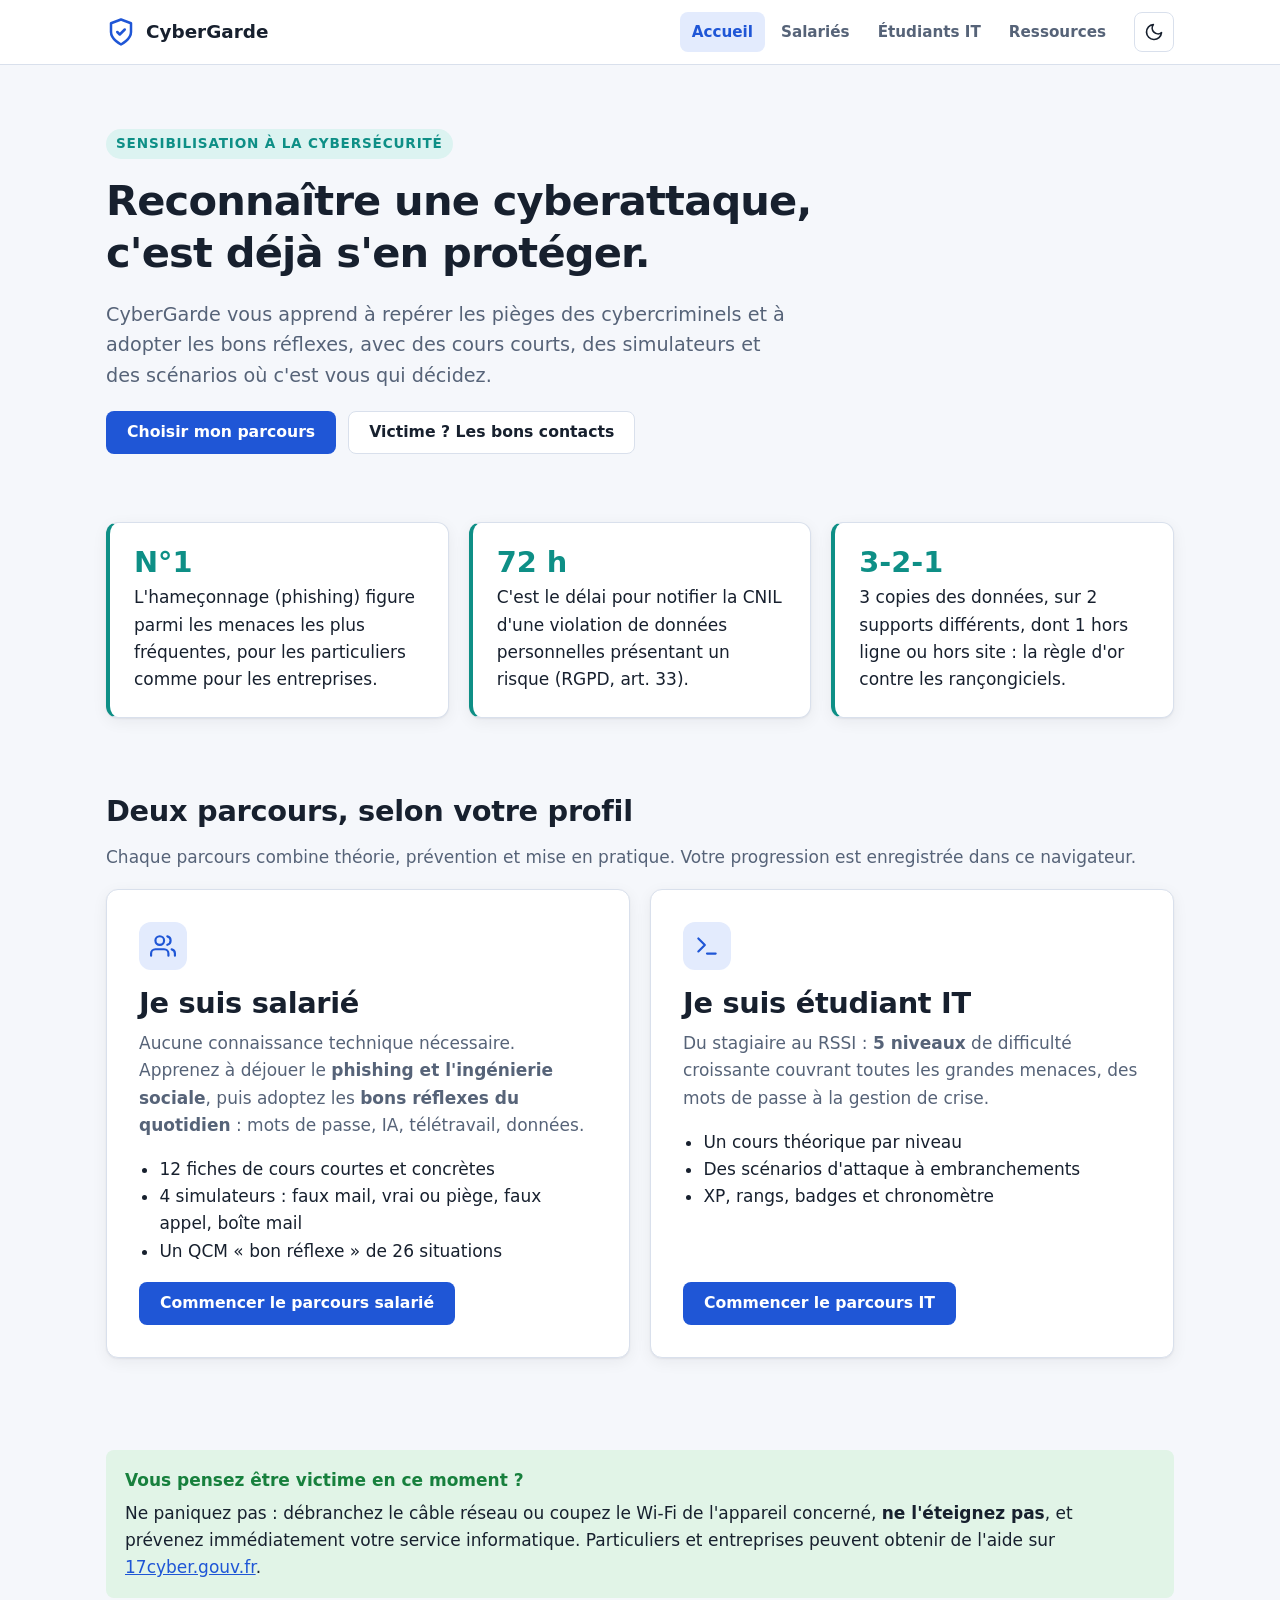
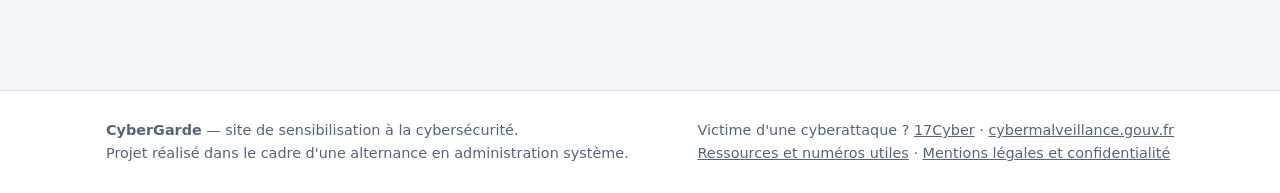
<file: index.html>
<!doctype html>
<html lang="fr">
<head>
  <meta charset="utf-8">
  <meta name="viewport" content="width=device-width, initial-scale=1">
  <title>CyberGarde — Sensibilisation cybersécurité</title>
  <meta name="description" content="Apprendre à reconnaître les cyberattaques et adopter les bons réflexes : cours, simulateurs et jeux interactifs.">
  <link rel="icon" href="data:image/svg+xml,%3Csvg xmlns='http://www.w3.org/2000/svg' viewBox='0 0 24 24' fill='none' stroke='%231f56d6' stroke-width='2'%3E%3Cpath d='M12 22s8-4 8-10V5l-8-3-8 3v7c0 6 8 10 8 10z'/%3E%3C/svg%3E">
  <link rel="stylesheet" href="assets/css/style.css">
  <script src="assets/js/theme.js"></script>
</head>
<body data-root="" data-section="home">
  <header id="site-header"></header>

  <main>
    <section class="hero">
      <div class="container">
        <span class="eyebrow">Sensibilisation à la cybersécurité</span>
        <h1>Reconnaître une cyberattaque,<br>c'est déjà s'en protéger.</h1>
        <p class="lead">CyberGarde vous apprend à repérer les pièges des cybercriminels et à adopter les bons réflexes, avec des cours courts, des simulateurs et des scénarios où c'est vous qui décidez.</p>
        <div class="btn-row">
          <a class="btn btn-primary" href="#parcours">Choisir mon parcours</a>
          <a class="btn btn-secondary" href="ressources.html">Victime ? Les bons contacts</a>
        </div>
      </div>
    </section>

    <section class="section-sm">
      <div class="container">
        <div class="grid grid-3">
          <div class="card fact">
            <strong class="big">N°1</strong>
            L'hameçonnage (phishing) figure parmi les menaces les plus fréquentes, pour les particuliers comme pour les entreprises.
          </div>
          <div class="card fact">
            <strong class="big">72 h</strong>
            C'est le délai pour notifier la CNIL d'une violation de données personnelles présentant un risque (RGPD, art. 33).
          </div>
          <div class="card fact">
            <strong class="big">3-2-1</strong>
            3 copies des données, sur 2 supports différents, dont 1 hors ligne ou hors site : la règle d'or contre les rançongiciels.
          </div>
        </div>
      </div>
    </section>

    <section class="section" id="parcours">
      <div class="container">
        <h2>Deux parcours, selon votre profil</h2>
        <p class="muted">Chaque parcours combine théorie, prévention et mise en pratique. Votre progression est enregistrée dans ce navigateur.</p>
        <div class="grid grid-2">
          <article class="card big path-card">
            <div class="card-icon" data-icon="users"></div>
            <h2>Je suis salarié</h2>
            <p class="muted">Aucune connaissance technique nécessaire. Apprenez à déjouer le <strong>phishing et l'ingénierie sociale</strong>, puis adoptez les <strong>bons réflexes du quotidien</strong> : mots de passe, IA, télétravail, données.</p>
            <ul>
              <li>12 fiches de cours courtes et concrètes</li>
              <li>4 simulateurs : faux mail, vrai ou piège, faux appel, boîte mail</li>
              <li>Un QCM « bon réflexe » de 26 situations</li>
            </ul>
            <a class="btn btn-primary" href="salaries/index.html">Commencer le parcours salarié</a>
          </article>
          <article class="card big path-card">
            <div class="card-icon" data-icon="terminal"></div>
            <h2>Je suis étudiant IT</h2>
            <p class="muted">Du stagiaire au RSSI : <strong>5 niveaux</strong> de difficulté croissante couvrant toutes les grandes menaces, des mots de passe à la gestion de crise.</p>
            <ul>
              <li>Un cours théorique par niveau</li>
              <li>Des scénarios d'attaque à embranchements</li>
              <li>XP, rangs, badges et chronomètre</li>
            </ul>
            <a class="btn btn-primary" href="it/index.html">Commencer le parcours IT</a>
          </article>
        </div>
      </div>
    </section>

    <section class="section-sm">
      <div class="container">
        <div class="card callout faire" style="box-shadow:none">
          <div class="callout-title">Vous pensez être victime en ce moment ?</div>
          <p>Ne paniquez pas : débranchez le câble réseau ou coupez le Wi-Fi de l'appareil concerné, <strong>ne l'éteignez pas</strong>, et prévenez immédiatement votre service informatique. Particuliers et entreprises peuvent obtenir de l'aide sur <a href="https://www.17cyber.gouv.fr" target="_blank" rel="noopener">17cyber.gouv.fr</a>.</p>
        </div>
      </div>
    </section>
  </main>

  <footer id="site-footer"></footer>
  <script src="assets/js/storage.js"></script>
  <script src="assets/js/ui.js"></script>
</body>
</html>
</file>
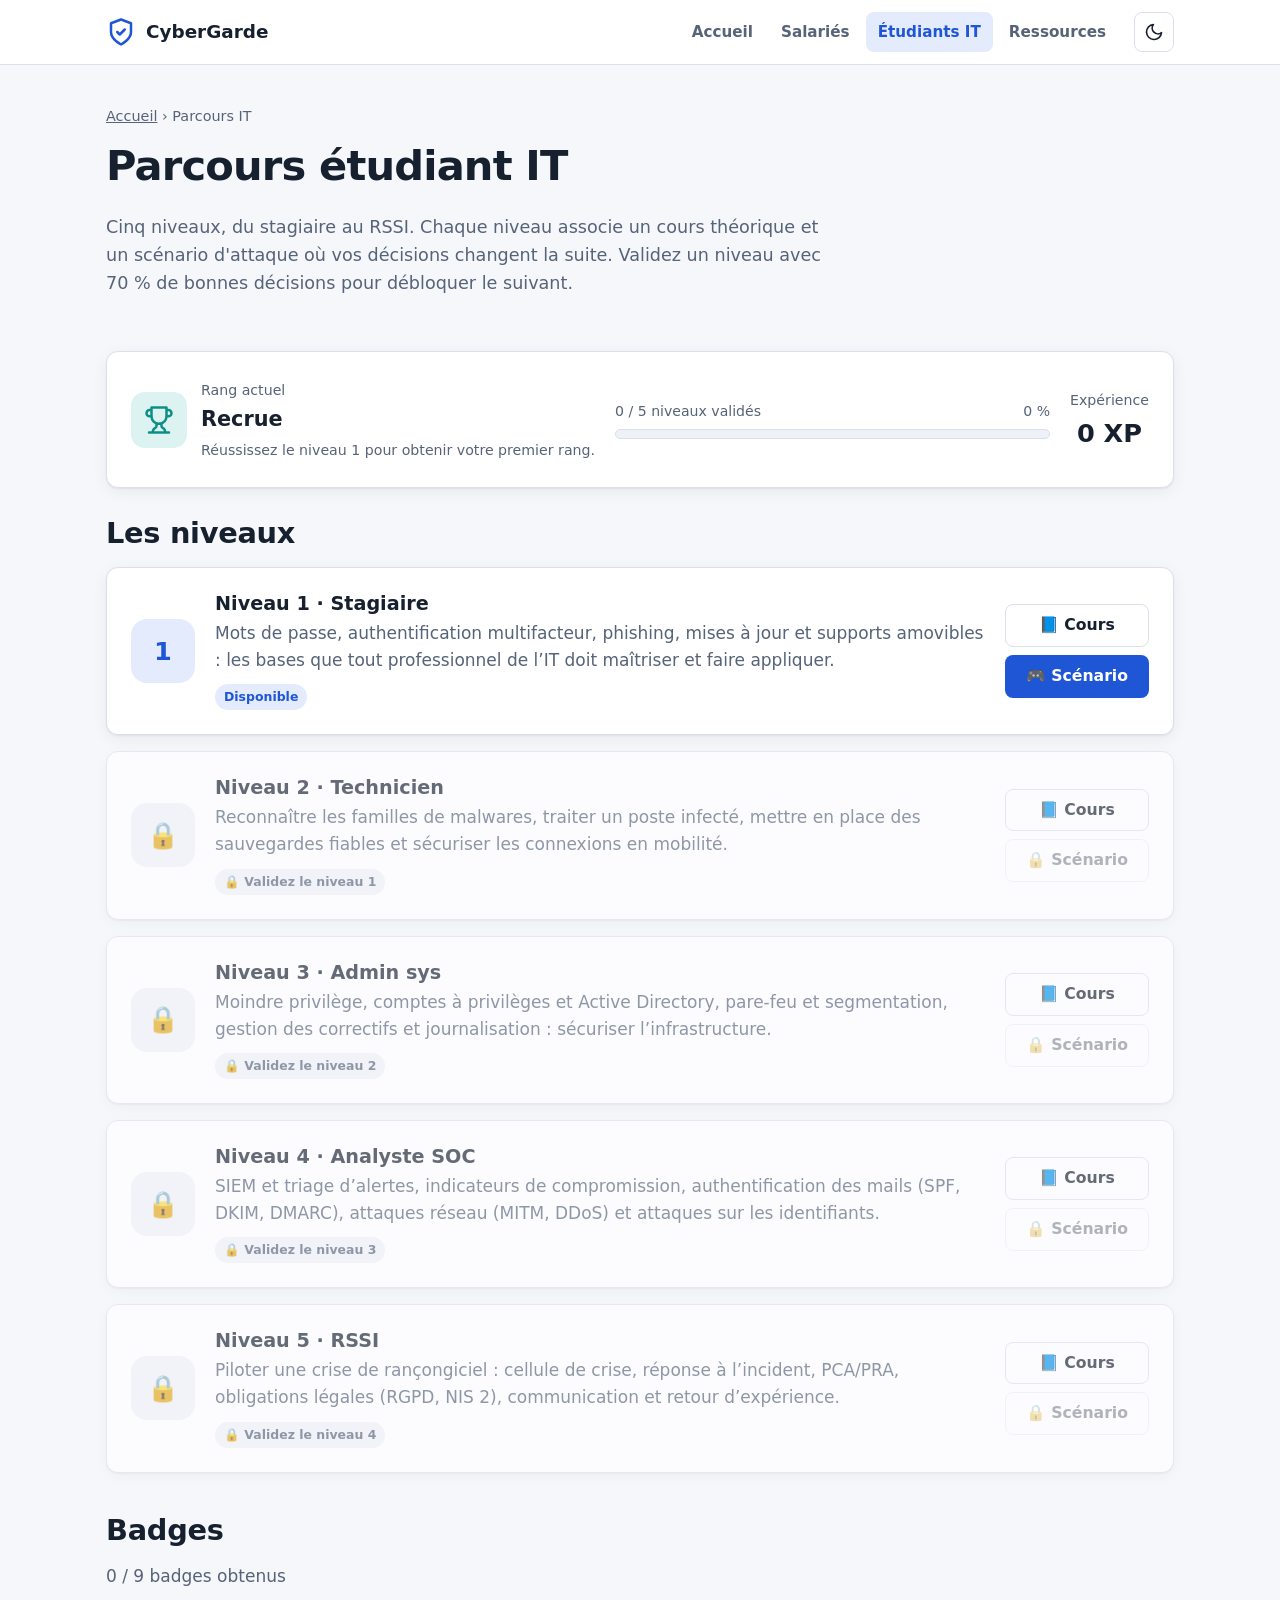
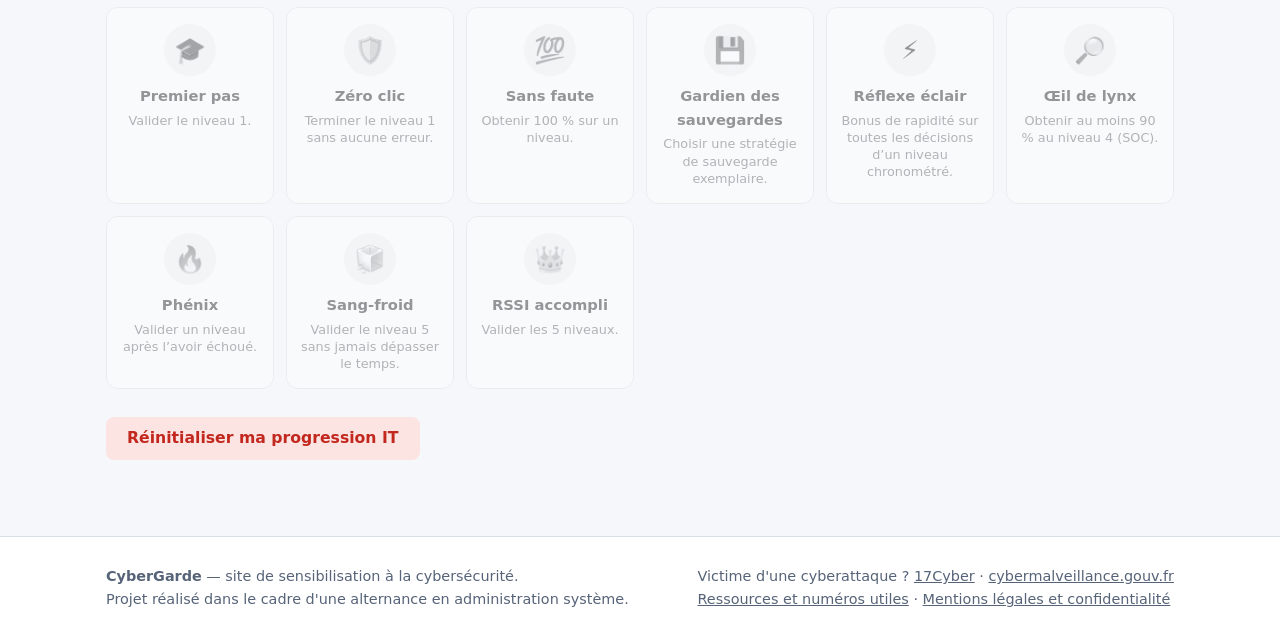
<file: it/index.html>
<!doctype html>
<html lang="fr">
<head>
  <meta charset="utf-8">
  <meta name="viewport" content="width=device-width, initial-scale=1">
  <title>Parcours IT — CyberGarde</title>
  <link rel="icon" href="data:image/svg+xml,%3Csvg xmlns='http://www.w3.org/2000/svg' viewBox='0 0 24 24' fill='none' stroke='%231f56d6' stroke-width='2'%3E%3Cpath d='M12 22s8-4 8-10V5l-8-3-8 3v7c0 6 8 10 8 10z'/%3E%3C/svg%3E">
  <link rel="stylesheet" href="../assets/css/style.css">
  <script src="../assets/js/theme.js"></script>
</head>
<body data-root="../" data-section="it">
  <header id="site-header"></header>

  <main>
    <div class="container page-head">
      <div class="breadcrumb"><a href="../index.html">Accueil</a> › Parcours IT</div>
      <h1>Parcours étudiant IT</h1>
      <p class="lead">Cinq niveaux, du stagiaire au RSSI. Chaque niveau associe un cours théorique et un scénario d'attaque où vos décisions changent la suite. Validez un niveau avec 70 % de bonnes décisions pour débloquer le suivant.</p>
    </div>

    <div class="container section-sm">
      <div class="card player-bar" id="player" style="margin-bottom:28px"></div>
      <h2>Les niveaux</h2>
      <div class="level-map" id="levels"></div>

      <h2 style="margin-top:40px">Badges</h2>
      <p class="muted" id="badge-count"></p>
      <div class="badge-grid" id="badges"></div>

      <div class="btn-row" style="margin-top:28px">
        <button type="button" class="btn btn-danger" id="reset">Réinitialiser ma progression IT</button>
      </div>
    </div>
  </main>

  <footer id="site-footer"></footer>
  <script src="../assets/js/storage.js"></script>
  <script src="../assets/js/ui.js"></script>
  <script src="../data/it-levels.js"></script>
  <script src="../assets/js/scenario-engine.js"></script>
  <script src="../assets/js/pages/it-index.js"></script>
</body>
</html>
</file>
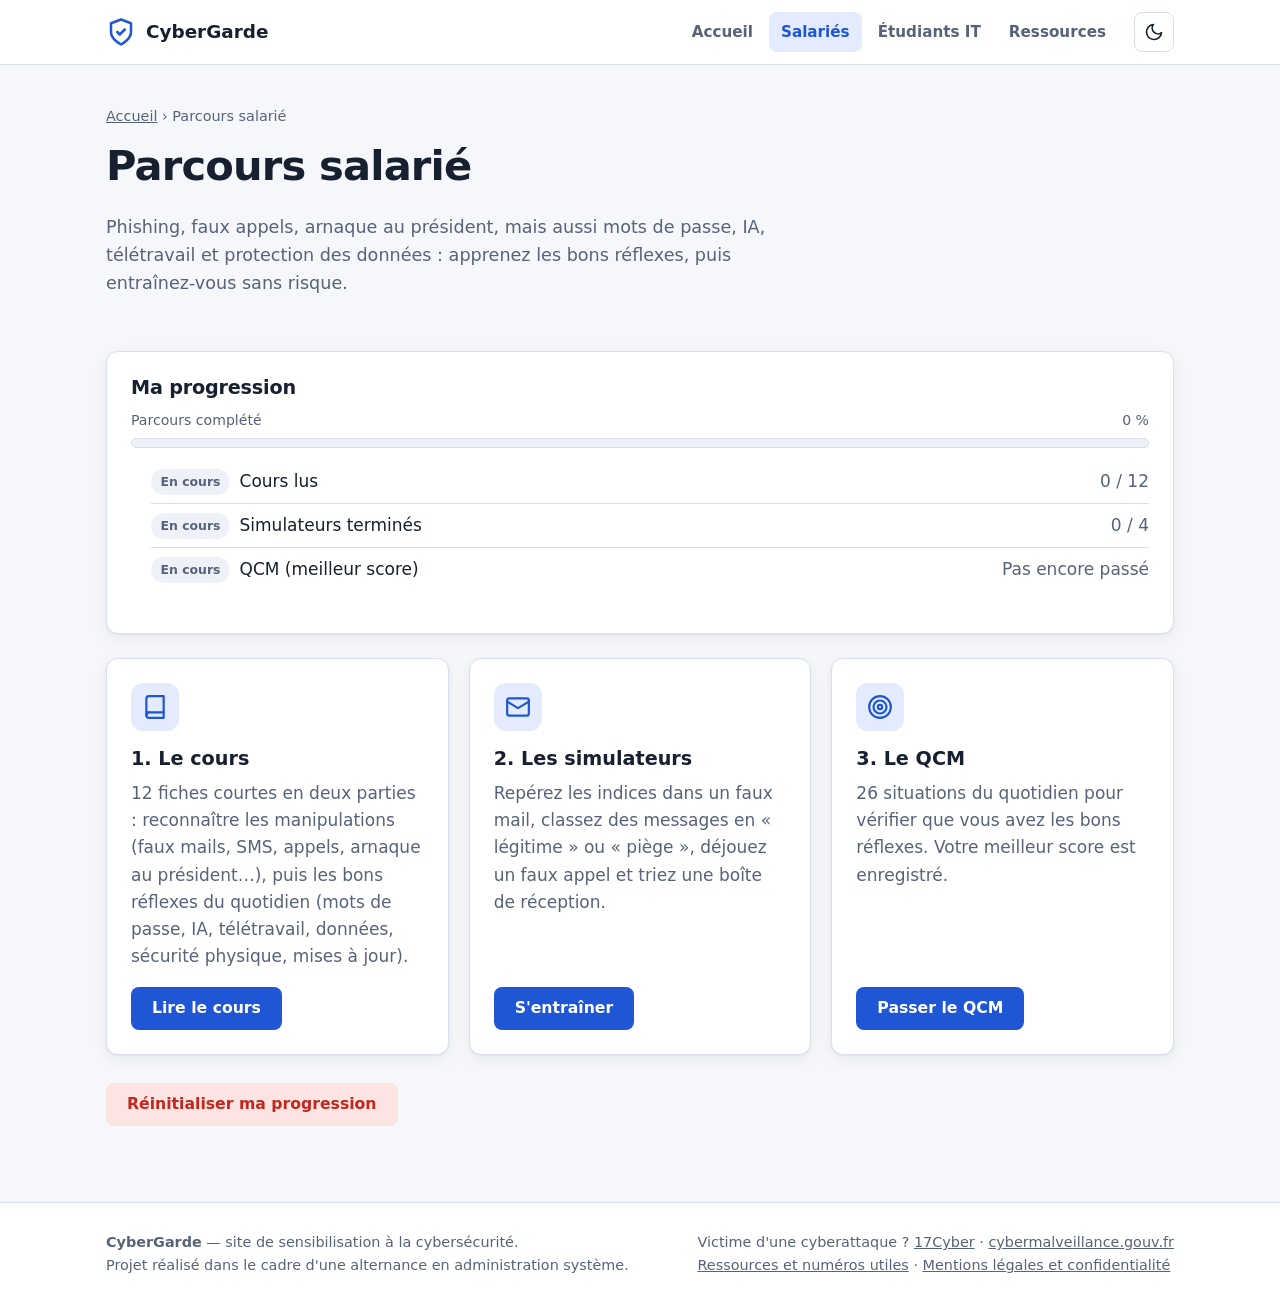
<file: salaries/index.html>
<!doctype html>
<html lang="fr">
<head>
  <meta charset="utf-8">
  <meta name="viewport" content="width=device-width, initial-scale=1">
  <title>Parcours salarié — CyberGarde</title>
  <link rel="icon" href="data:image/svg+xml,%3Csvg xmlns='http://www.w3.org/2000/svg' viewBox='0 0 24 24' fill='none' stroke='%231f56d6' stroke-width='2'%3E%3Cpath d='M12 22s8-4 8-10V5l-8-3-8 3v7c0 6 8 10 8 10z'/%3E%3C/svg%3E">
  <link rel="stylesheet" href="../assets/css/style.css">
  <script src="../assets/js/theme.js"></script>
</head>
<body data-root="../" data-section="salaries">
  <header id="site-header"></header>

  <main>
    <div class="container page-head">
      <div class="breadcrumb"><a href="../index.html">Accueil</a> › Parcours salarié</div>
      <h1>Parcours salarié</h1>
      <p class="lead">Phishing, faux appels, arnaque au président, mais aussi mots de passe, IA, télétravail et protection des données : apprenez les bons réflexes, puis entraînez-vous sans risque.</p>
    </div>

    <div class="container section-sm">
      <div class="card" style="margin-bottom:24px">
        <h2 style="font-size:1.2rem">Ma progression</h2>
        <div id="overall"></div>
        <ul class="checklist" id="checklist" style="margin-top:12px"></ul>
      </div>

      <div class="grid grid-3">
        <a class="card card-link path-card" href="cours.html">
          <div class="card-icon" data-icon="book"></div>
          <h3>1. Le cours</h3>
          <p class="muted">12 fiches courtes en deux parties : reconnaître les manipulations (faux mails, SMS, appels, arnaque au président…), puis les bons réflexes du quotidien (mots de passe, IA, télétravail, données, sécurité physique, mises à jour).</p>
          <span class="btn btn-primary">Lire le cours</span>
        </a>
        <a class="card card-link path-card" href="simulateurs.html">
          <div class="card-icon" data-icon="mail"></div>
          <h3>2. Les simulateurs</h3>
          <p class="muted">Repérez les indices dans un faux mail, classez des messages en « légitime » ou « piège », déjouez un faux appel et triez une boîte de réception.</p>
          <span class="btn btn-primary">S'entraîner</span>
        </a>
        <a class="card card-link path-card" href="quiz.html">
          <div class="card-icon" data-icon="target"></div>
          <h3>3. Le QCM</h3>
          <p class="muted">26 situations du quotidien pour vérifier que vous avez les bons réflexes. Votre meilleur score est enregistré.</p>
          <span class="btn btn-primary">Passer le QCM</span>
        </a>
      </div>

      <div class="btn-row" style="margin-top:28px">
        <button type="button" class="btn btn-danger" id="reset">Réinitialiser ma progression</button>
      </div>
    </div>
  </main>

  <footer id="site-footer"></footer>
  <script src="../assets/js/storage.js"></script>
  <script src="../assets/js/ui.js"></script>
  <script src="../data/salaries-sims.js"></script>
  <script src="../assets/js/pages/salaries-index.js"></script>
</body>
</html>
</file>
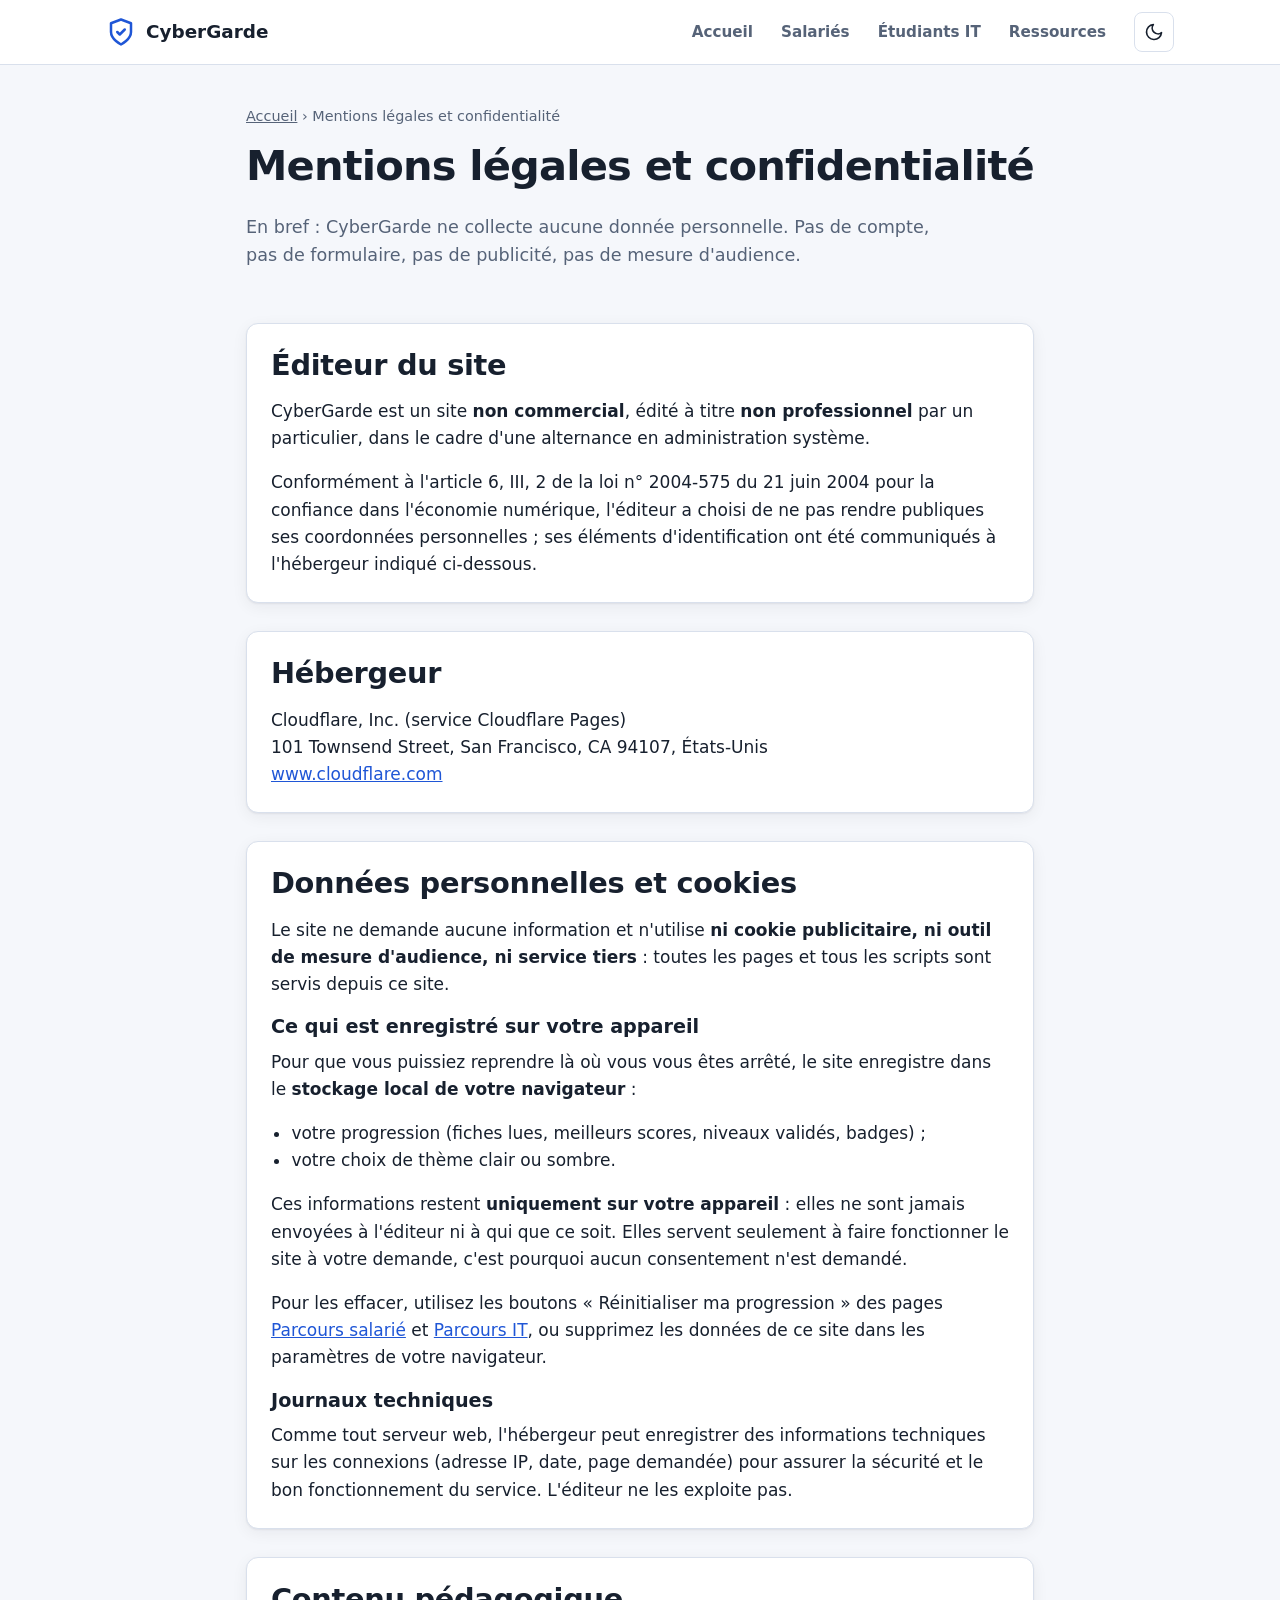
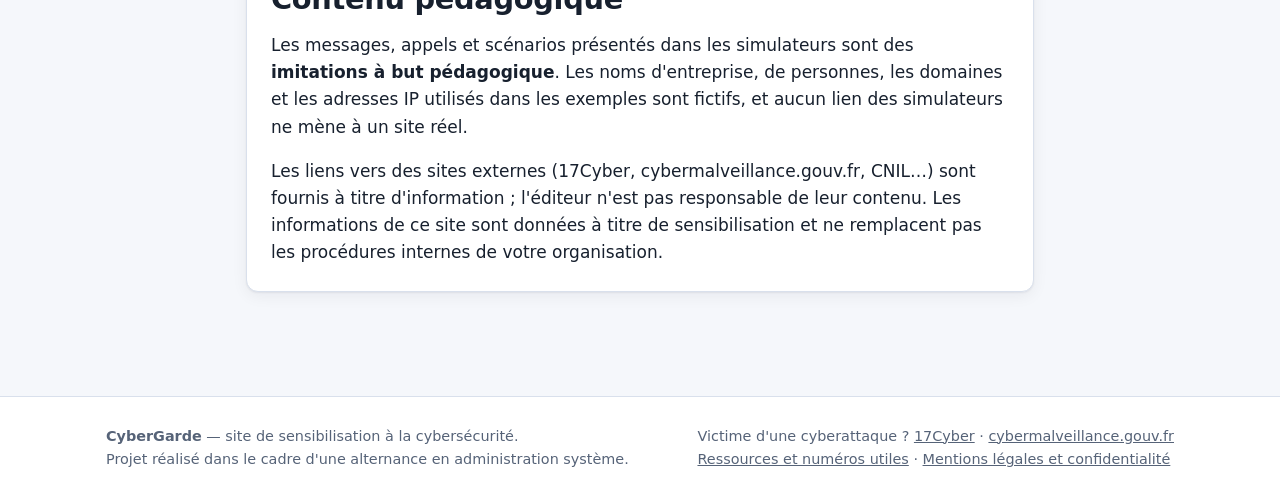
<file: mentions-legales.html>
<!doctype html>
<html lang="fr">
<head>
  <meta charset="utf-8">
  <meta name="viewport" content="width=device-width, initial-scale=1">
  <title>Mentions légales et confidentialité — CyberGarde</title>
  <link rel="icon" href="data:image/svg+xml,%3Csvg xmlns='http://www.w3.org/2000/svg' viewBox='0 0 24 24' fill='none' stroke='%231f56d6' stroke-width='2'%3E%3Cpath d='M12 22s8-4 8-10V5l-8-3-8 3v7c0 6 8 10 8 10z'/%3E%3C/svg%3E">
  <link rel="stylesheet" href="assets/css/style.css">
  <script src="assets/js/theme.js"></script>
</head>
<body data-root="" data-section="">
  <header id="site-header"></header>

  <main>
    <div class="container narrow page-head">
      <div class="breadcrumb"><a href="index.html">Accueil</a> › Mentions légales et confidentialité</div>
      <h1>Mentions légales et confidentialité</h1>
      <p class="lead">En bref : CyberGarde ne collecte aucune donnée personnelle. Pas de compte, pas de formulaire, pas de publicité, pas de mesure d'audience.</p>
    </div>

    <div class="container narrow section-sm">
      <article class="card lesson">
        <h2>Éditeur du site</h2>
        <p>CyberGarde est un site <strong>non commercial</strong>, édité à titre <strong>non professionnel</strong> par un particulier, dans le cadre d'une alternance en administration système.</p>
        <p class="mb-0">Conformément à l'article 6, III, 2 de la loi n° 2004-575 du 21 juin 2004 pour la confiance dans l'économie numérique, l'éditeur a choisi de ne pas rendre publiques ses coordonnées personnelles ; ses éléments d'identification ont été communiqués à l'hébergeur indiqué ci-dessous.</p>
      </article>

      <article class="card lesson">
        <h2>Hébergeur</h2>
        <p class="mb-0">Cloudflare, Inc. (service Cloudflare Pages)<br>
        101 Townsend Street, San Francisco, CA 94107, États-Unis<br>
        <a href="https://www.cloudflare.com" target="_blank" rel="noopener">www.cloudflare.com</a></p>
      </article>

      <article class="card lesson">
        <h2>Données personnelles et cookies</h2>
        <p>Le site ne demande aucune information et n'utilise <strong>ni cookie publicitaire, ni outil de mesure d'audience, ni service tiers</strong> : toutes les pages et tous les scripts sont servis depuis ce site.</p>
        <h3>Ce qui est enregistré sur votre appareil</h3>
        <p>Pour que vous puissiez reprendre là où vous vous êtes arrêté, le site enregistre dans le <strong>stockage local de votre navigateur</strong> :</p>
        <ul>
          <li>votre progression (fiches lues, meilleurs scores, niveaux validés, badges) ;</li>
          <li>votre choix de thème clair ou sombre.</li>
        </ul>
        <p>Ces informations restent <strong>uniquement sur votre appareil</strong> : elles ne sont jamais envoyées à l'éditeur ni à qui que ce soit. Elles servent seulement à faire fonctionner le site à votre demande, c'est pourquoi aucun consentement n'est demandé.</p>
        <p>Pour les effacer, utilisez les boutons « Réinitialiser ma progression » des pages <a href="salaries/index.html">Parcours salarié</a> et <a href="it/index.html">Parcours IT</a>, ou supprimez les données de ce site dans les paramètres de votre navigateur.</p>
        <h3>Journaux techniques</h3>
        <p class="mb-0">Comme tout serveur web, l'hébergeur peut enregistrer des informations techniques sur les connexions (adresse IP, date, page demandée) pour assurer la sécurité et le bon fonctionnement du service. L'éditeur ne les exploite pas.</p>
      </article>

      <article class="card lesson">
        <h2>Contenu pédagogique</h2>
        <p>Les messages, appels et scénarios présentés dans les simulateurs sont des <strong>imitations à but pédagogique</strong>. Les noms d'entreprise, de personnes, les domaines et les adresses IP utilisés dans les exemples sont fictifs, et aucun lien des simulateurs ne mène à un site réel.</p>
        <p class="mb-0">Les liens vers des sites externes (17Cyber, cybermalveillance.gouv.fr, CNIL…) sont fournis à titre d'information ; l'éditeur n'est pas responsable de leur contenu. Les informations de ce site sont données à titre de sensibilisation et ne remplacent pas les procédures internes de votre organisation.</p>
      </article>
    </div>
  </main>

  <footer id="site-footer"></footer>
  <script src="assets/js/storage.js"></script>
  <script src="assets/js/ui.js"></script>
</body>
</html>
</file>
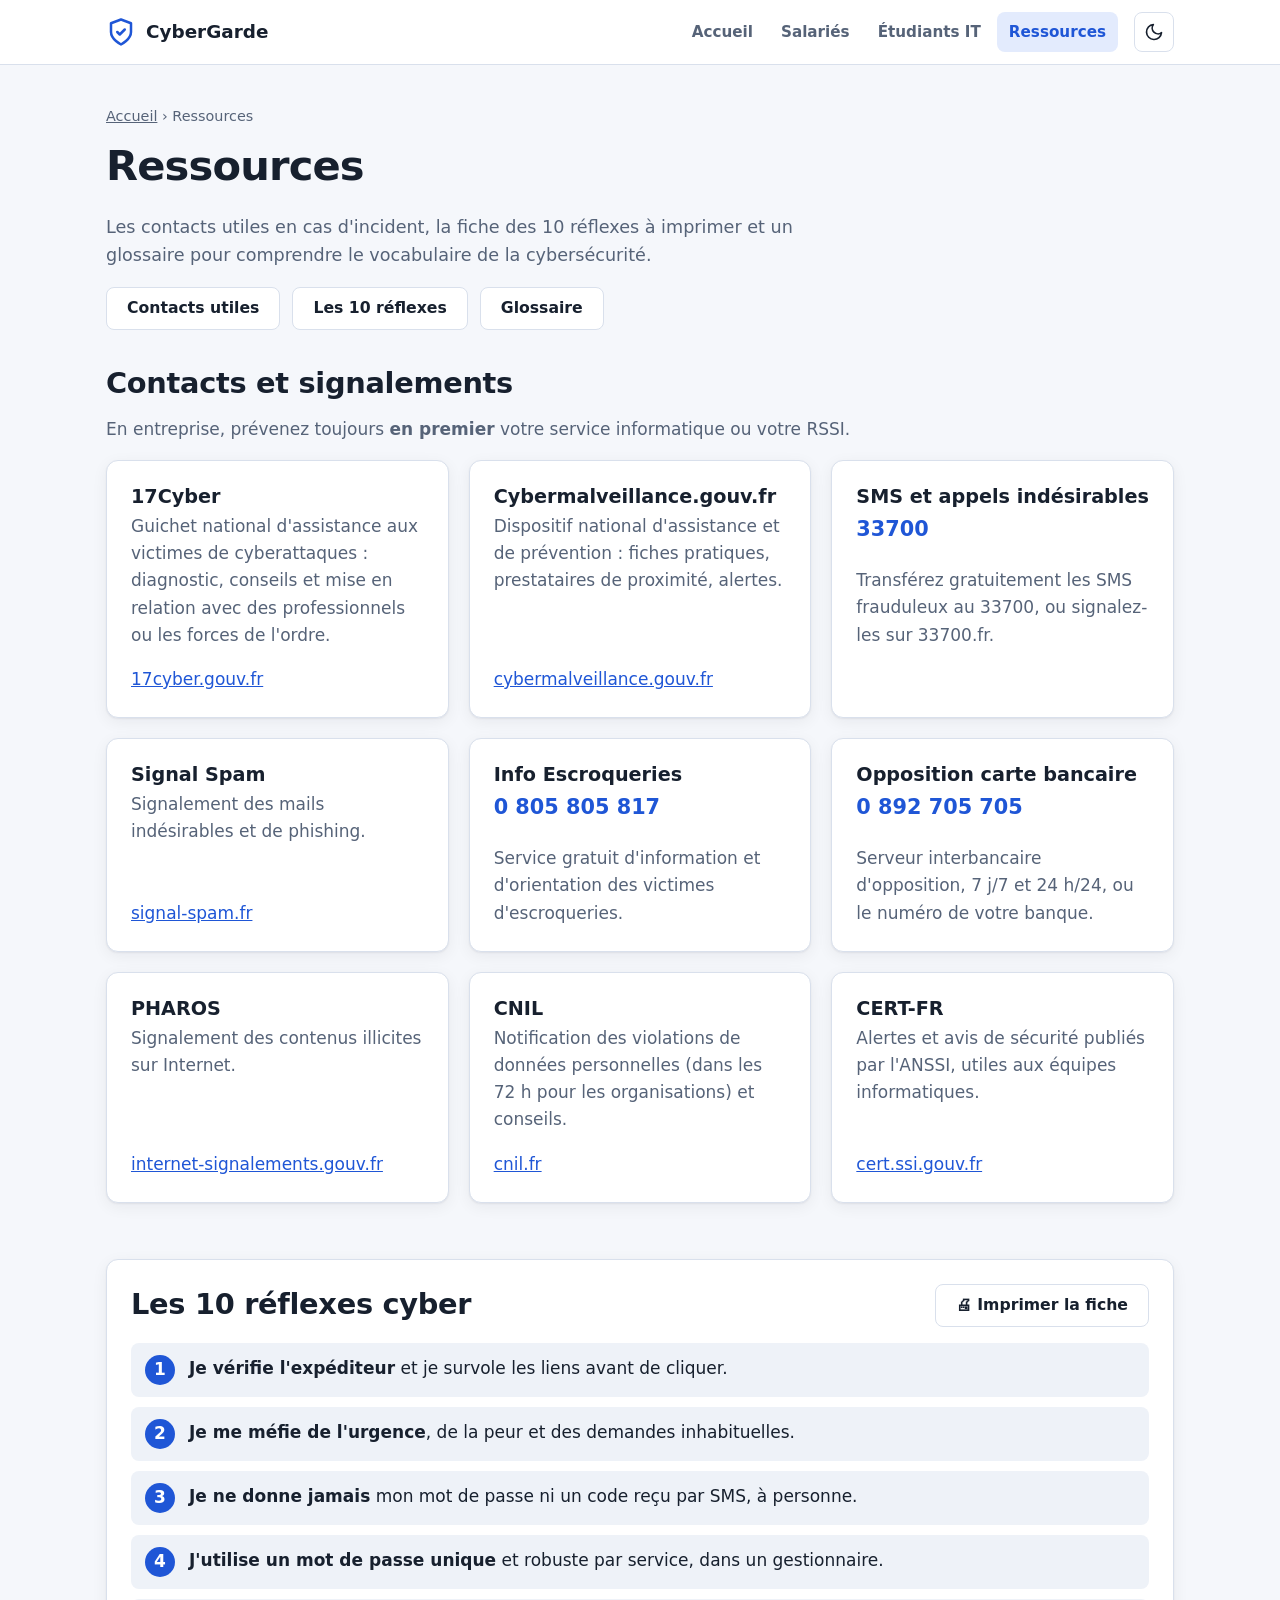
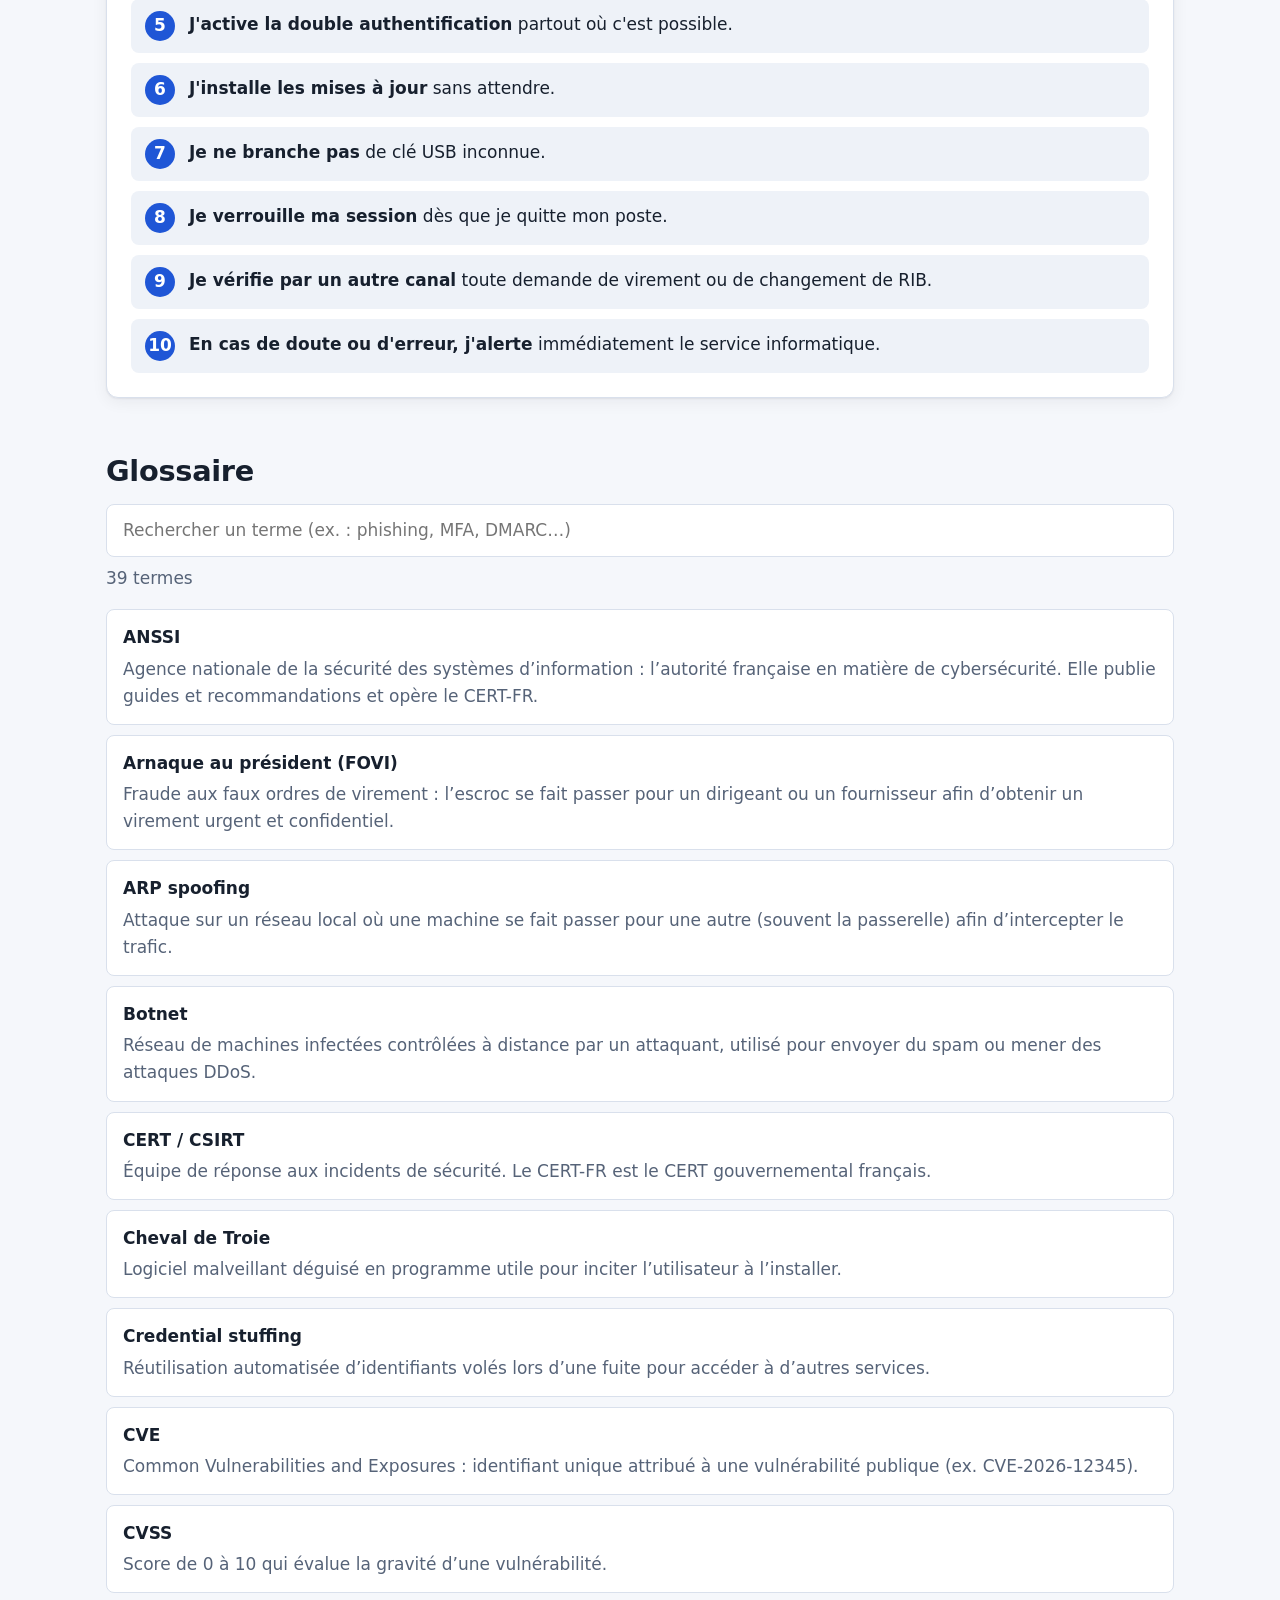
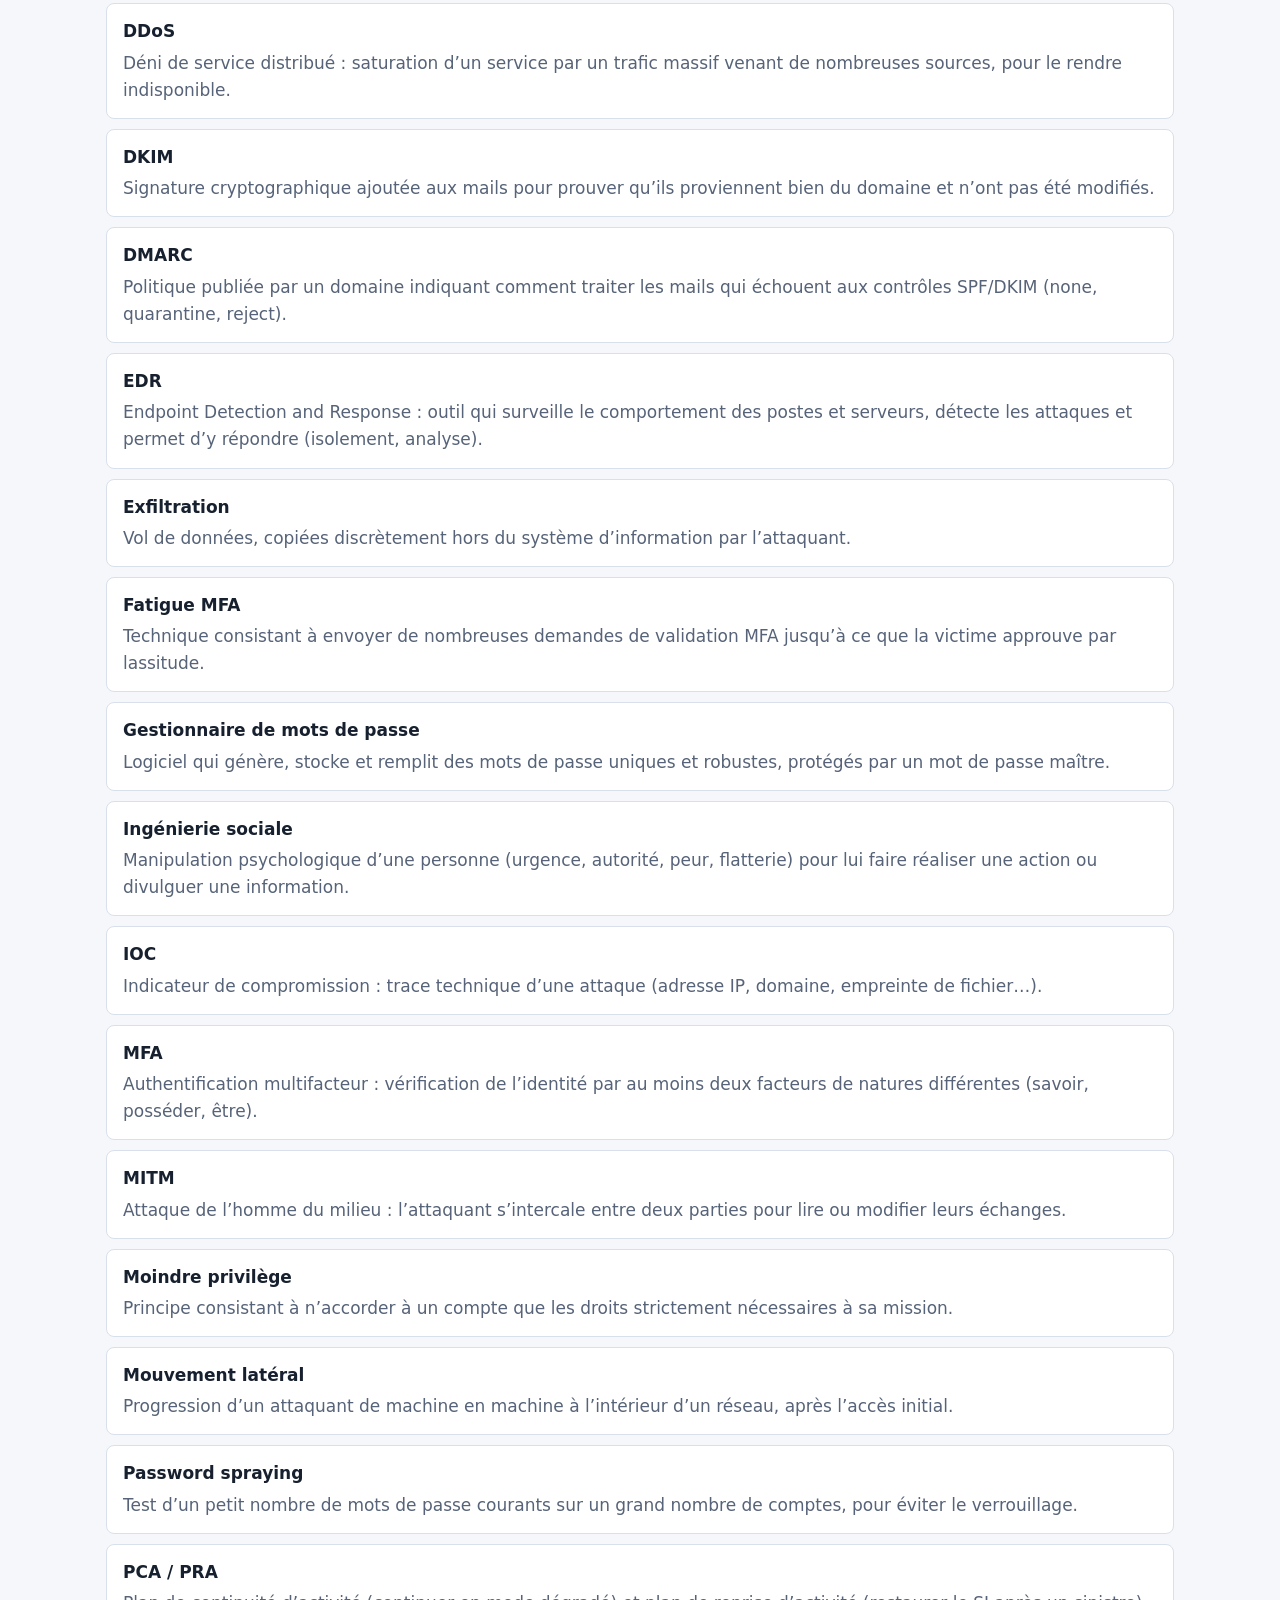
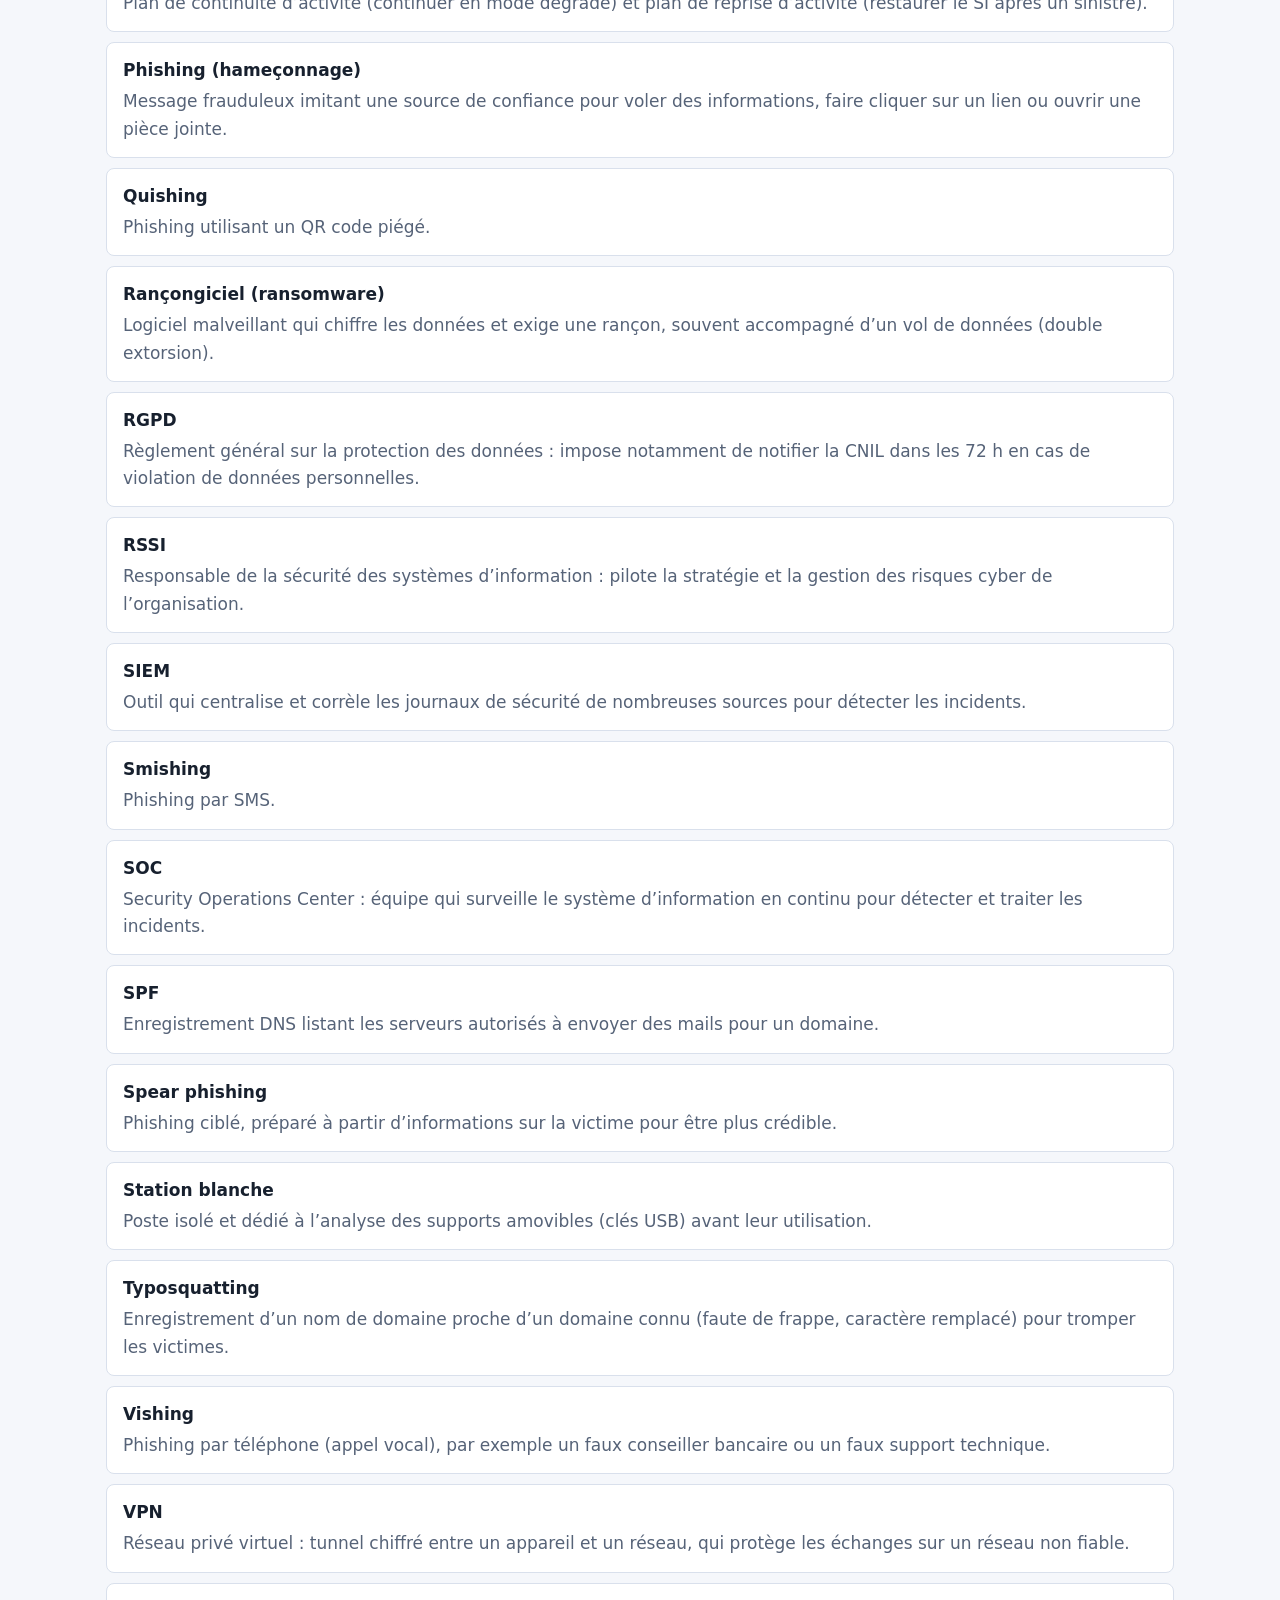
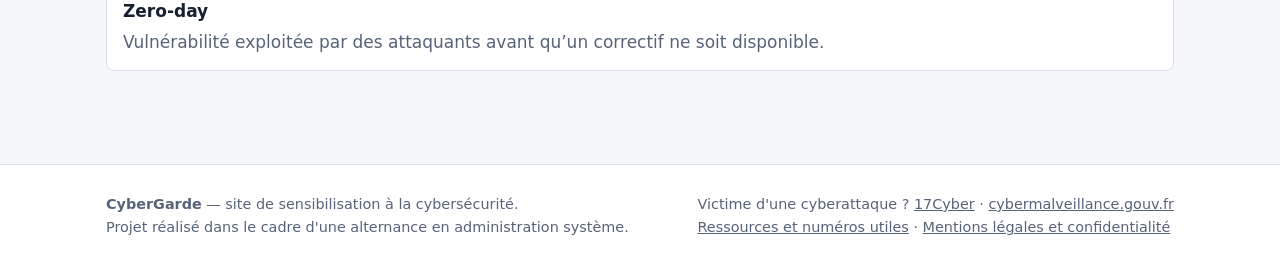
<file: ressources.html>
<!doctype html>
<html lang="fr">
<head>
  <meta charset="utf-8">
  <meta name="viewport" content="width=device-width, initial-scale=1">
  <title>Ressources — CyberGarde</title>
  <link rel="icon" href="data:image/svg+xml,%3Csvg xmlns='http://www.w3.org/2000/svg' viewBox='0 0 24 24' fill='none' stroke='%231f56d6' stroke-width='2'%3E%3Cpath d='M12 22s8-4 8-10V5l-8-3-8 3v7c0 6 8 10 8 10z'/%3E%3C/svg%3E">
  <link rel="stylesheet" href="assets/css/style.css">
  <script src="assets/js/theme.js"></script>
</head>
<body data-root="" data-section="ressources">
  <header id="site-header"></header>

  <main>
    <div class="container page-head">
      <div class="breadcrumb"><a href="index.html">Accueil</a> › Ressources</div>
      <h1>Ressources</h1>
      <p class="lead">Les contacts utiles en cas d'incident, la fiche des 10 réflexes à imprimer et un glossaire pour comprendre le vocabulaire de la cybersécurité.</p>
      <div class="btn-row no-print">
        <a class="btn btn-secondary" href="#contacts">Contacts utiles</a>
        <a class="btn btn-secondary" href="#reflexes">Les 10 réflexes</a>
        <a class="btn btn-secondary" href="#glossaire">Glossaire</a>
      </div>
    </div>

    <section class="container section-sm no-print" id="contacts">
      <h2>Contacts et signalements</h2>
      <p class="muted">En entreprise, prévenez toujours <strong>en premier</strong> votre service informatique ou votre RSSI.</p>
      <div class="grid grid-3">
        <div class="card contact-card">
          <h3>17Cyber</h3>
          <p class="muted">Guichet national d'assistance aux victimes de cyberattaques : diagnostic, conseils et mise en relation avec des professionnels ou les forces de l'ordre.</p>
          <a href="https://www.17cyber.gouv.fr" target="_blank" rel="noopener">17cyber.gouv.fr</a>
        </div>
        <div class="card contact-card">
          <h3>Cybermalveillance.gouv.fr</h3>
          <p class="muted">Dispositif national d'assistance et de prévention : fiches pratiques, prestataires de proximité, alertes.</p>
          <a href="https://www.cybermalveillance.gouv.fr" target="_blank" rel="noopener">cybermalveillance.gouv.fr</a>
        </div>
        <div class="card contact-card">
          <h3>SMS et appels indésirables</h3>
          <p class="num">33700</p>
          <p class="muted mb-0">Transférez gratuitement les SMS frauduleux au 33700, ou signalez-les sur 33700.fr.</p>
        </div>
        <div class="card contact-card">
          <h3>Signal Spam</h3>
          <p class="muted">Signalement des mails indésirables et de phishing.</p>
          <a href="https://www.signal-spam.fr" target="_blank" rel="noopener">signal-spam.fr</a>
        </div>
        <div class="card contact-card">
          <h3>Info Escroqueries</h3>
          <p class="num">0 805 805 817</p>
          <p class="muted mb-0">Service gratuit d'information et d'orientation des victimes d'escroqueries.</p>
        </div>
        <div class="card contact-card">
          <h3>Opposition carte bancaire</h3>
          <p class="num">0 892 705 705</p>
          <p class="muted mb-0">Serveur interbancaire d'opposition, 7 j/7 et 24 h/24, ou le numéro de votre banque.</p>
        </div>
        <div class="card contact-card">
          <h3>PHAROS</h3>
          <p class="muted">Signalement des contenus illicites sur Internet.</p>
          <a href="https://www.internet-signalements.gouv.fr" target="_blank" rel="noopener">internet-signalements.gouv.fr</a>
        </div>
        <div class="card contact-card">
          <h3>CNIL</h3>
          <p class="muted">Notification des violations de données personnelles (dans les 72 h pour les organisations) et conseils.</p>
          <a href="https://www.cnil.fr" target="_blank" rel="noopener">cnil.fr</a>
        </div>
        <div class="card contact-card">
          <h3>CERT-FR</h3>
          <p class="muted">Alertes et avis de sécurité publiés par l'ANSSI, utiles aux équipes informatiques.</p>
          <a href="https://www.cert.ssi.gouv.fr" target="_blank" rel="noopener">cert.ssi.gouv.fr</a>
        </div>
      </div>
    </section>

    <section class="container section-sm" id="reflexes">
      <div class="card">
        <div style="display:flex;justify-content:space-between;align-items:center;gap:12px;flex-wrap:wrap">
          <h2 class="mb-0">Les 10 réflexes cyber</h2>
          <button type="button" class="btn btn-secondary" id="print-btn">🖨 Imprimer la fiche</button>
        </div>
        <p class="print-only">CyberGarde — fiche de sensibilisation à afficher.</p>
        <ol class="reflexes" style="margin-top:16px">
          <li><span><strong>Je vérifie l'expéditeur</strong> et je survole les liens avant de cliquer.</span></li>
          <li><span><strong>Je me méfie de l'urgence</strong>, de la peur et des demandes inhabituelles.</span></li>
          <li><span><strong>Je ne donne jamais</strong> mon mot de passe ni un code reçu par SMS, à personne.</span></li>
          <li><span><strong>J'utilise un mot de passe unique</strong> et robuste par service, dans un gestionnaire.</span></li>
          <li><span><strong>J'active la double authentification</strong> partout où c'est possible.</span></li>
          <li><span><strong>J'installe les mises à jour</strong> sans attendre.</span></li>
          <li><span><strong>Je ne branche pas</strong> de clé USB inconnue.</span></li>
          <li><span><strong>Je verrouille ma session</strong> dès que je quitte mon poste.</span></li>
          <li><span><strong>Je vérifie par un autre canal</strong> toute demande de virement ou de changement de RIB.</span></li>
          <li><span><strong>En cas de doute ou d'erreur, j'alerte</strong> immédiatement le service informatique.</span></li>
        </ol>
      </div>
    </section>

    <section class="container section-sm no-print" id="glossaire">
      <h2>Glossaire</h2>
      <label for="glossary-search" class="visually-hidden">Rechercher un terme</label>
      <input type="search" id="glossary-search" class="search-input" placeholder="Rechercher un terme (ex. : phishing, MFA, DMARC…)" autocomplete="off">
      <p class="muted" id="glossary-count" aria-live="polite" style="margin-top:8px"></p>
      <dl class="glossary" id="glossary"></dl>
    </section>
  </main>

  <footer id="site-footer"></footer>
  <script src="assets/js/storage.js"></script>
  <script src="assets/js/ui.js"></script>
  <script src="data/glossaire.js"></script>
  <script src="assets/js/pages/ressources.js"></script>
</body>
</html>
</file>
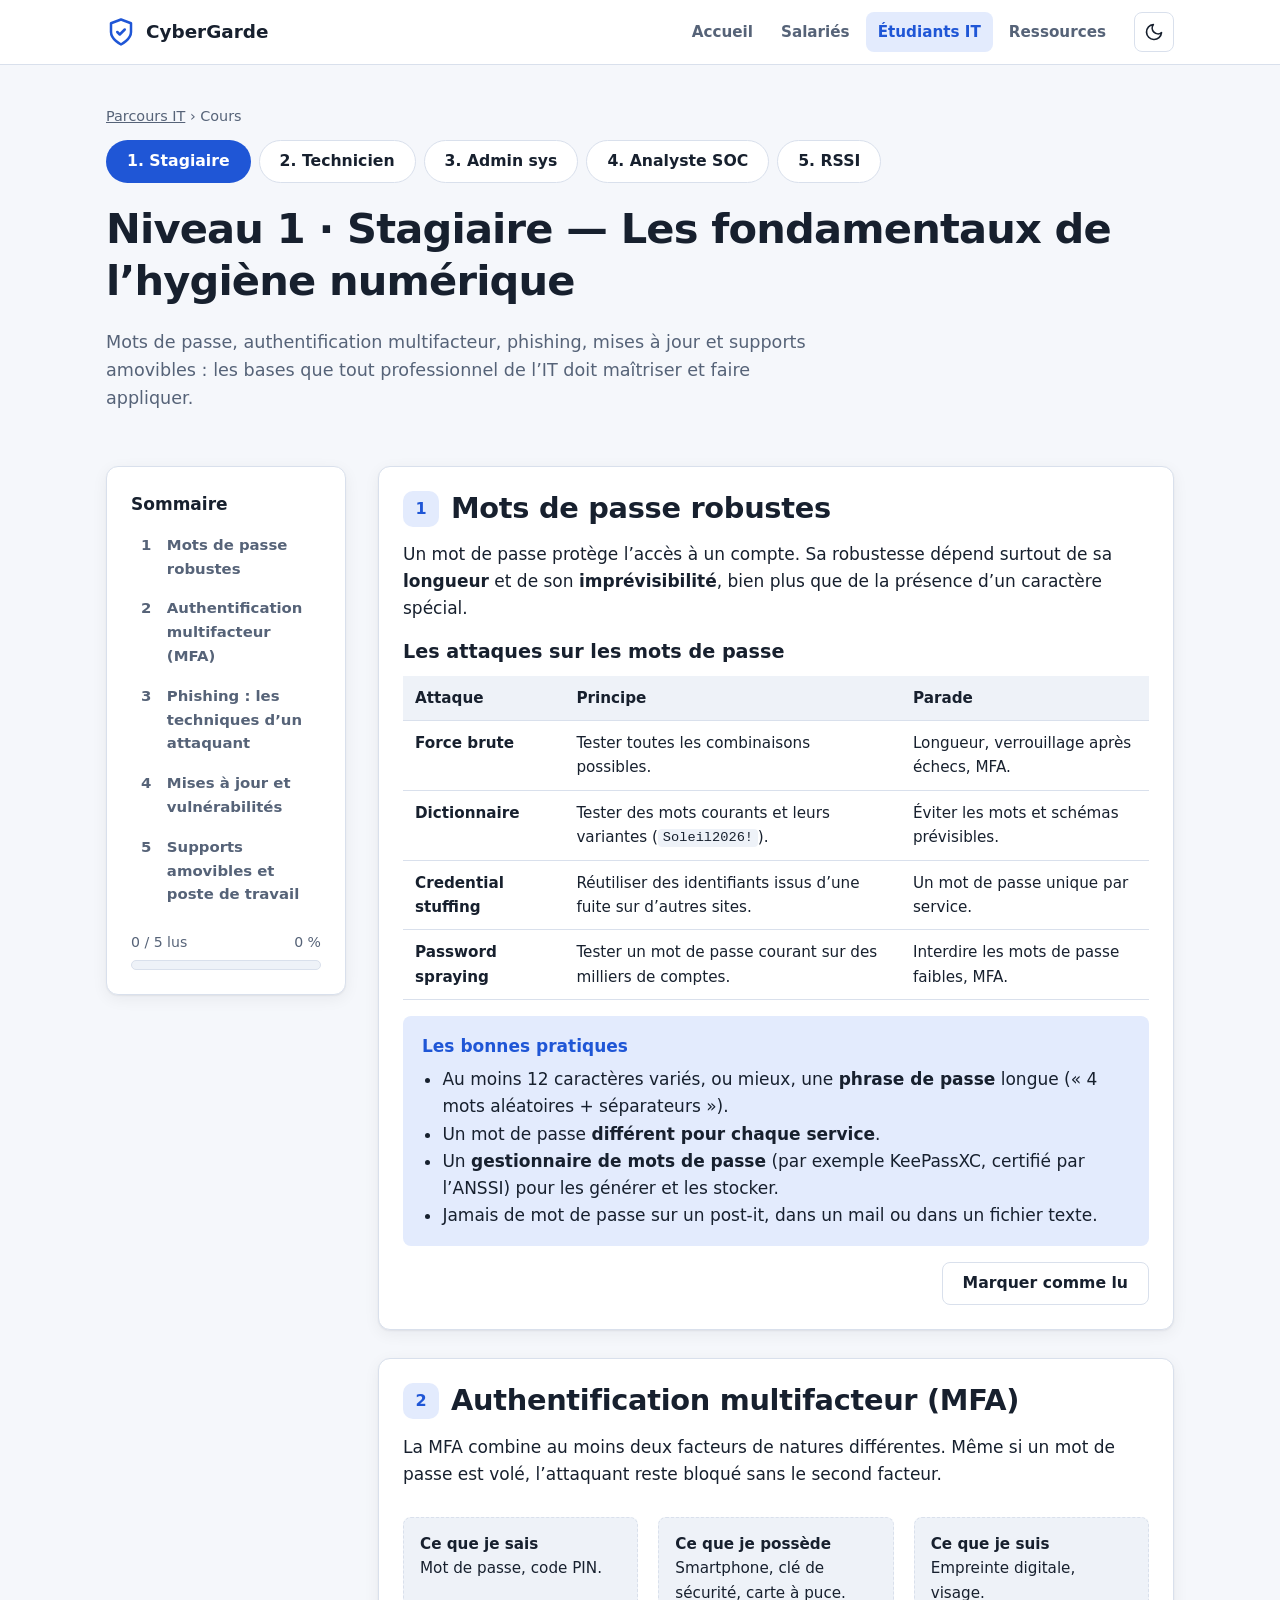
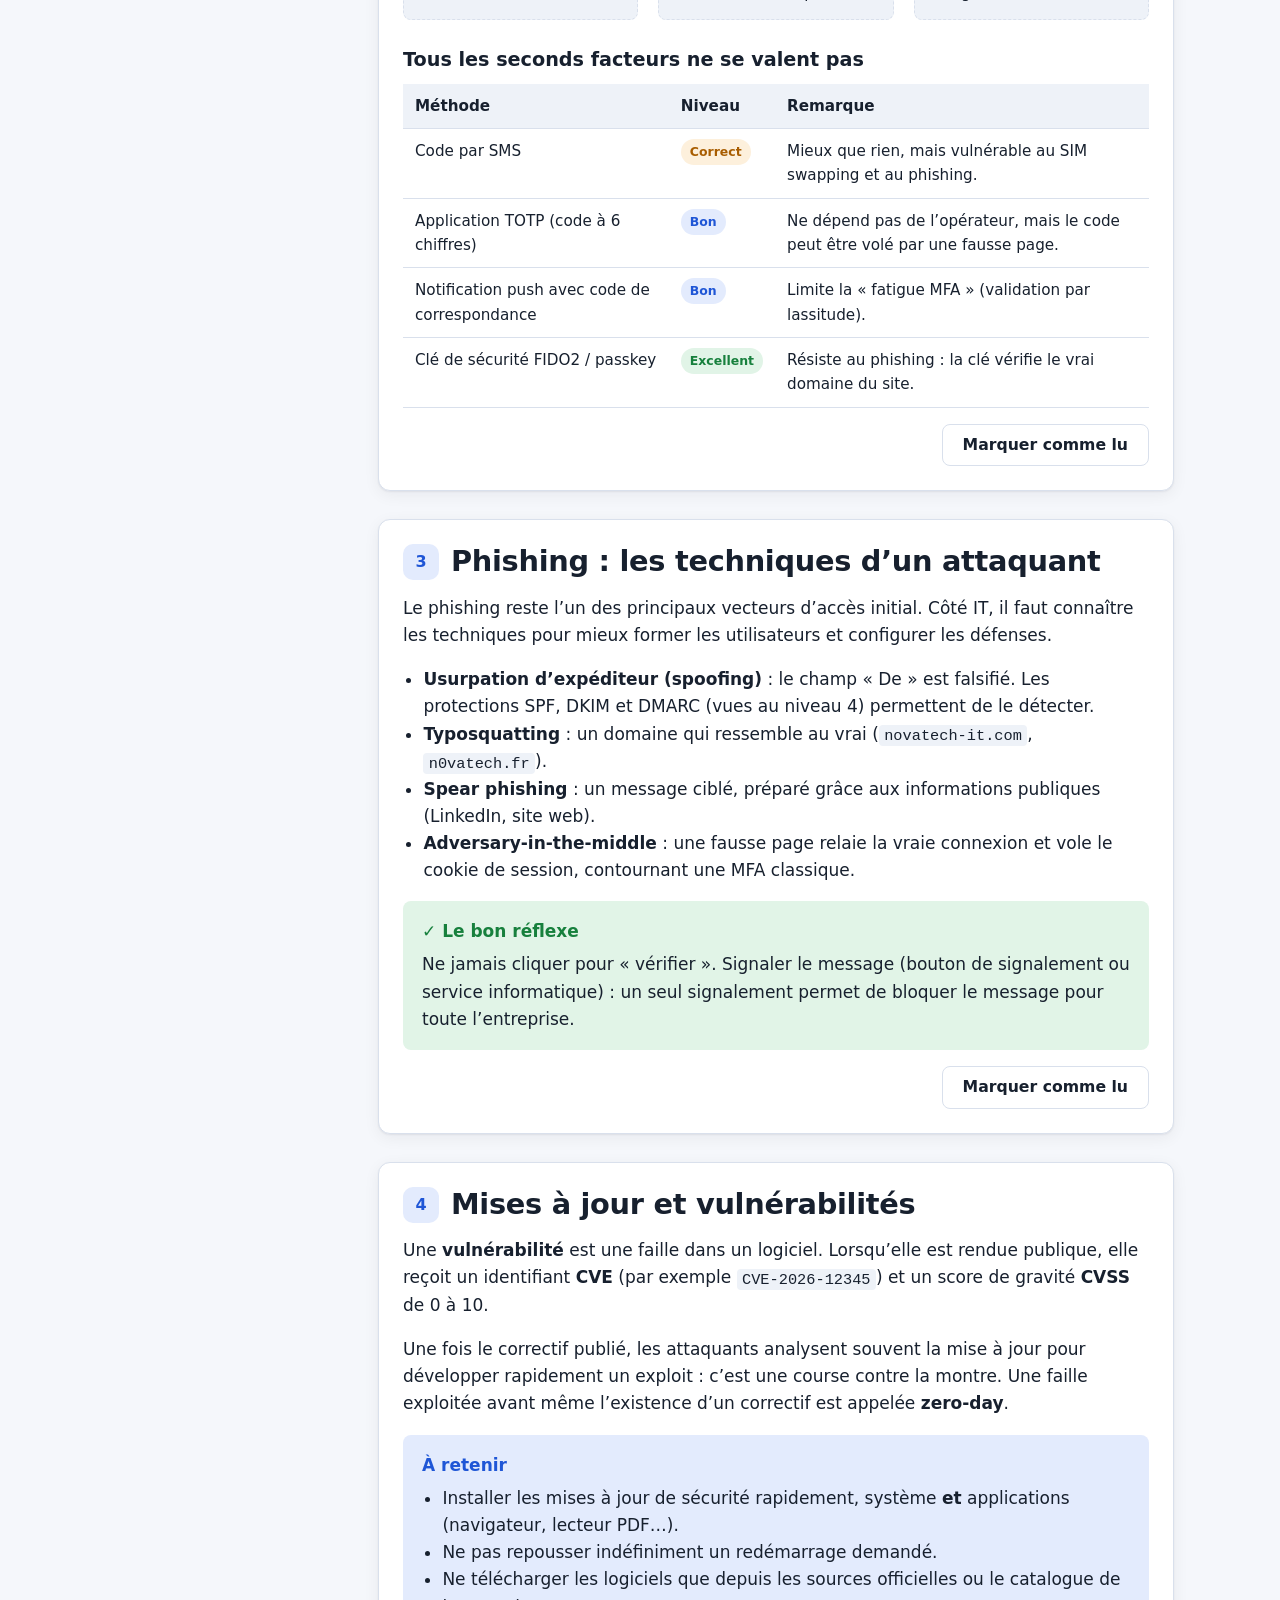
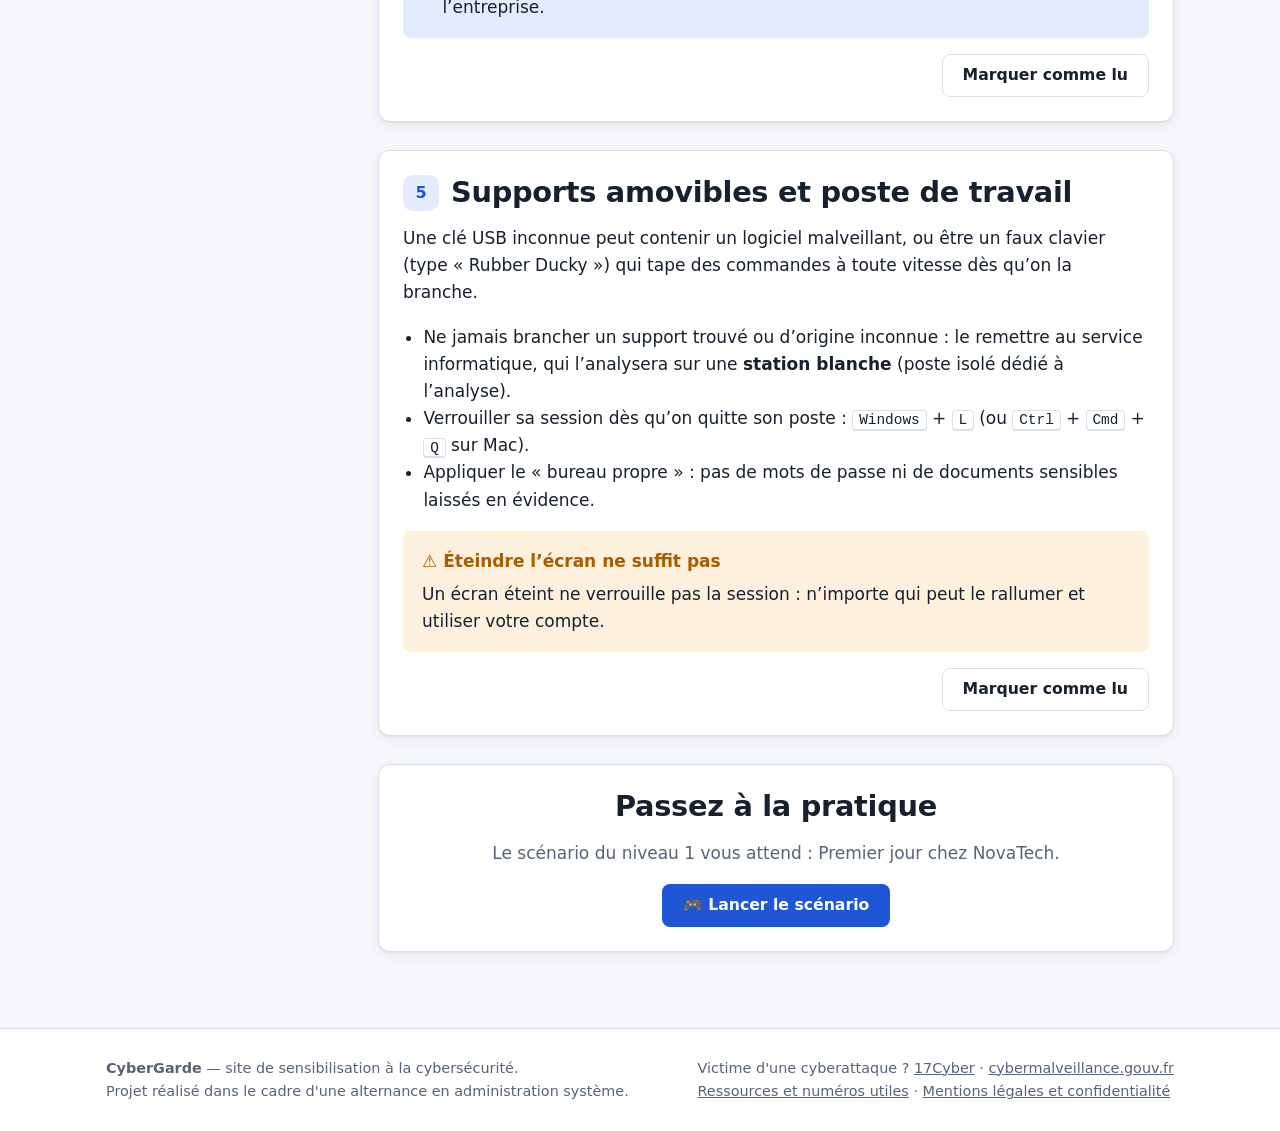
<file: it/cours.html>
<!doctype html>
<html lang="fr">
<head>
  <meta charset="utf-8">
  <meta name="viewport" content="width=device-width, initial-scale=1">
  <title>Cours IT — CyberGarde</title>
  <link rel="icon" href="data:image/svg+xml,%3Csvg xmlns='http://www.w3.org/2000/svg' viewBox='0 0 24 24' fill='none' stroke='%231f56d6' stroke-width='2'%3E%3Cpath d='M12 22s8-4 8-10V5l-8-3-8 3v7c0 6 8 10 8 10z'/%3E%3C/svg%3E">
  <link rel="stylesheet" href="../assets/css/style.css">
  <script src="../assets/js/theme.js"></script>
</head>
<body data-root="../" data-section="it">
  <header id="site-header"></header>

  <main>
    <div class="container page-head">
      <div class="breadcrumb"><a href="index.html">Parcours IT</a> › Cours</div>
      <div class="sim-tabs" role="navigation" aria-label="Choix du niveau" id="level-tabs"></div>
      <h1 id="course-title"></h1>
      <p class="lead" id="course-lead"></p>
    </div>
    <div class="container section-sm">
      <div class="course-layout">
        <nav class="course-toc card" aria-label="Sommaire du cours">
          <strong style="display:block;margin-bottom:8px">Sommaire</strong>
          <ol id="toc"></ol>
          <div style="margin-top:16px" id="course-progress"></div>
        </nav>
        <div id="lessons"></div>
      </div>
    </div>
  </main>

  <footer id="site-footer"></footer>
  <script src="../assets/js/storage.js"></script>
  <script src="../assets/js/ui.js"></script>
  <script src="../data/it-levels.js"></script>
  <script src="../assets/js/scenario-engine.js"></script>
  <script src="../assets/js/pages/it-cours.js"></script>
</body>
</html>
</file>
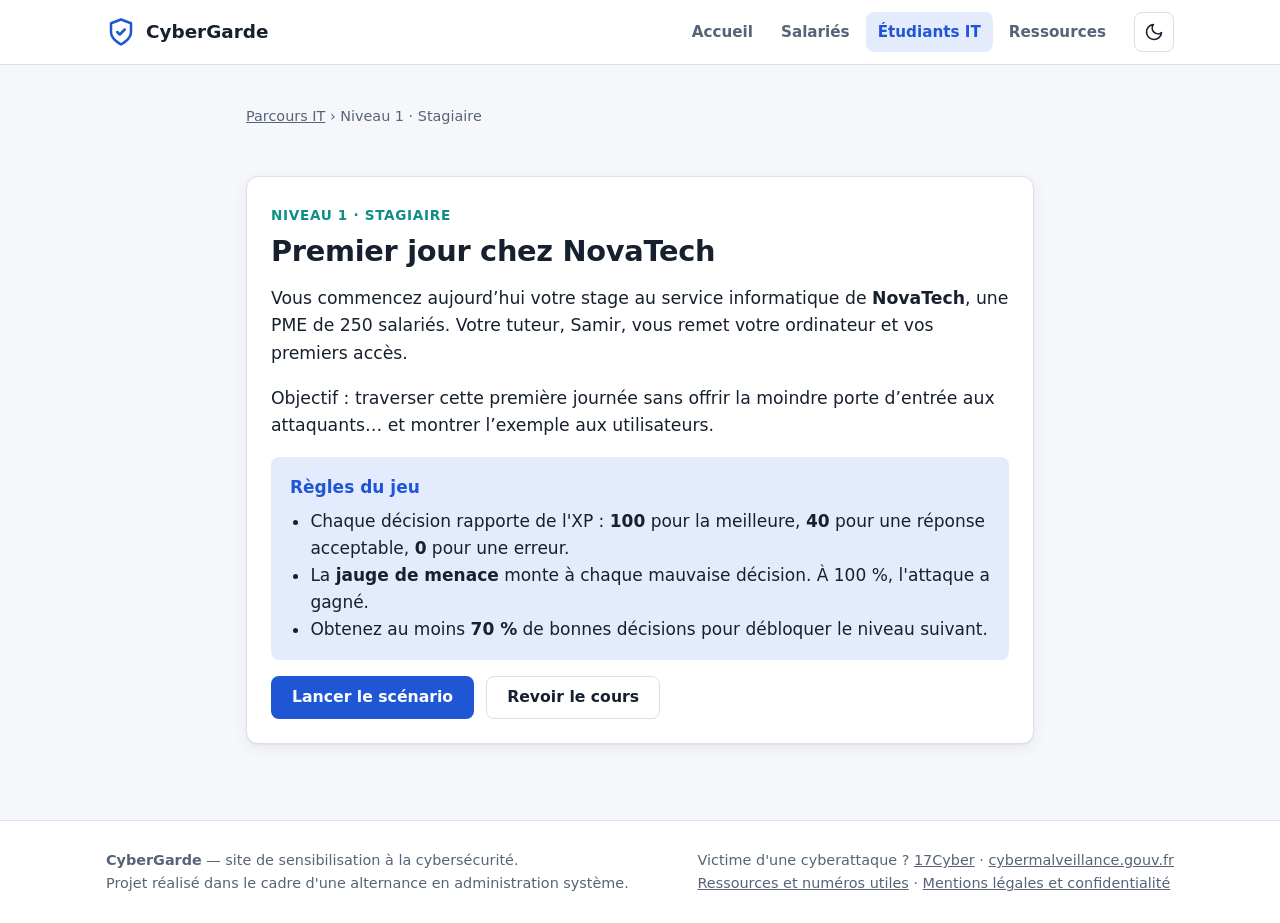
<file: it/jeu.html>
<!doctype html>
<html lang="fr">
<head>
  <meta charset="utf-8">
  <meta name="viewport" content="width=device-width, initial-scale=1">
  <title>Scénario IT — CyberGarde</title>
  <link rel="icon" href="data:image/svg+xml,%3Csvg xmlns='http://www.w3.org/2000/svg' viewBox='0 0 24 24' fill='none' stroke='%231f56d6' stroke-width='2'%3E%3Cpath d='M12 22s8-4 8-10V5l-8-3-8 3v7c0 6 8 10 8 10z'/%3E%3C/svg%3E">
  <link rel="stylesheet" href="../assets/css/style.css">
  <script src="../assets/js/theme.js"></script>
</head>
<body data-root="../" data-section="it">
  <header id="site-header"></header>

  <main>
    <div class="container narrow page-head">
      <div class="breadcrumb"><a href="index.html">Parcours IT</a> › <span id="crumb"></span></div>
    </div>
    <div class="container narrow section-sm" id="game"></div>
  </main>

  <footer id="site-footer"></footer>
  <script src="../assets/js/storage.js"></script>
  <script src="../assets/js/ui.js"></script>
  <script src="../data/it-levels.js"></script>
  <script src="../assets/js/scenario-engine.js"></script>
  <script src="../assets/js/pages/it-jeu.js"></script>
</body>
</html>
</file>
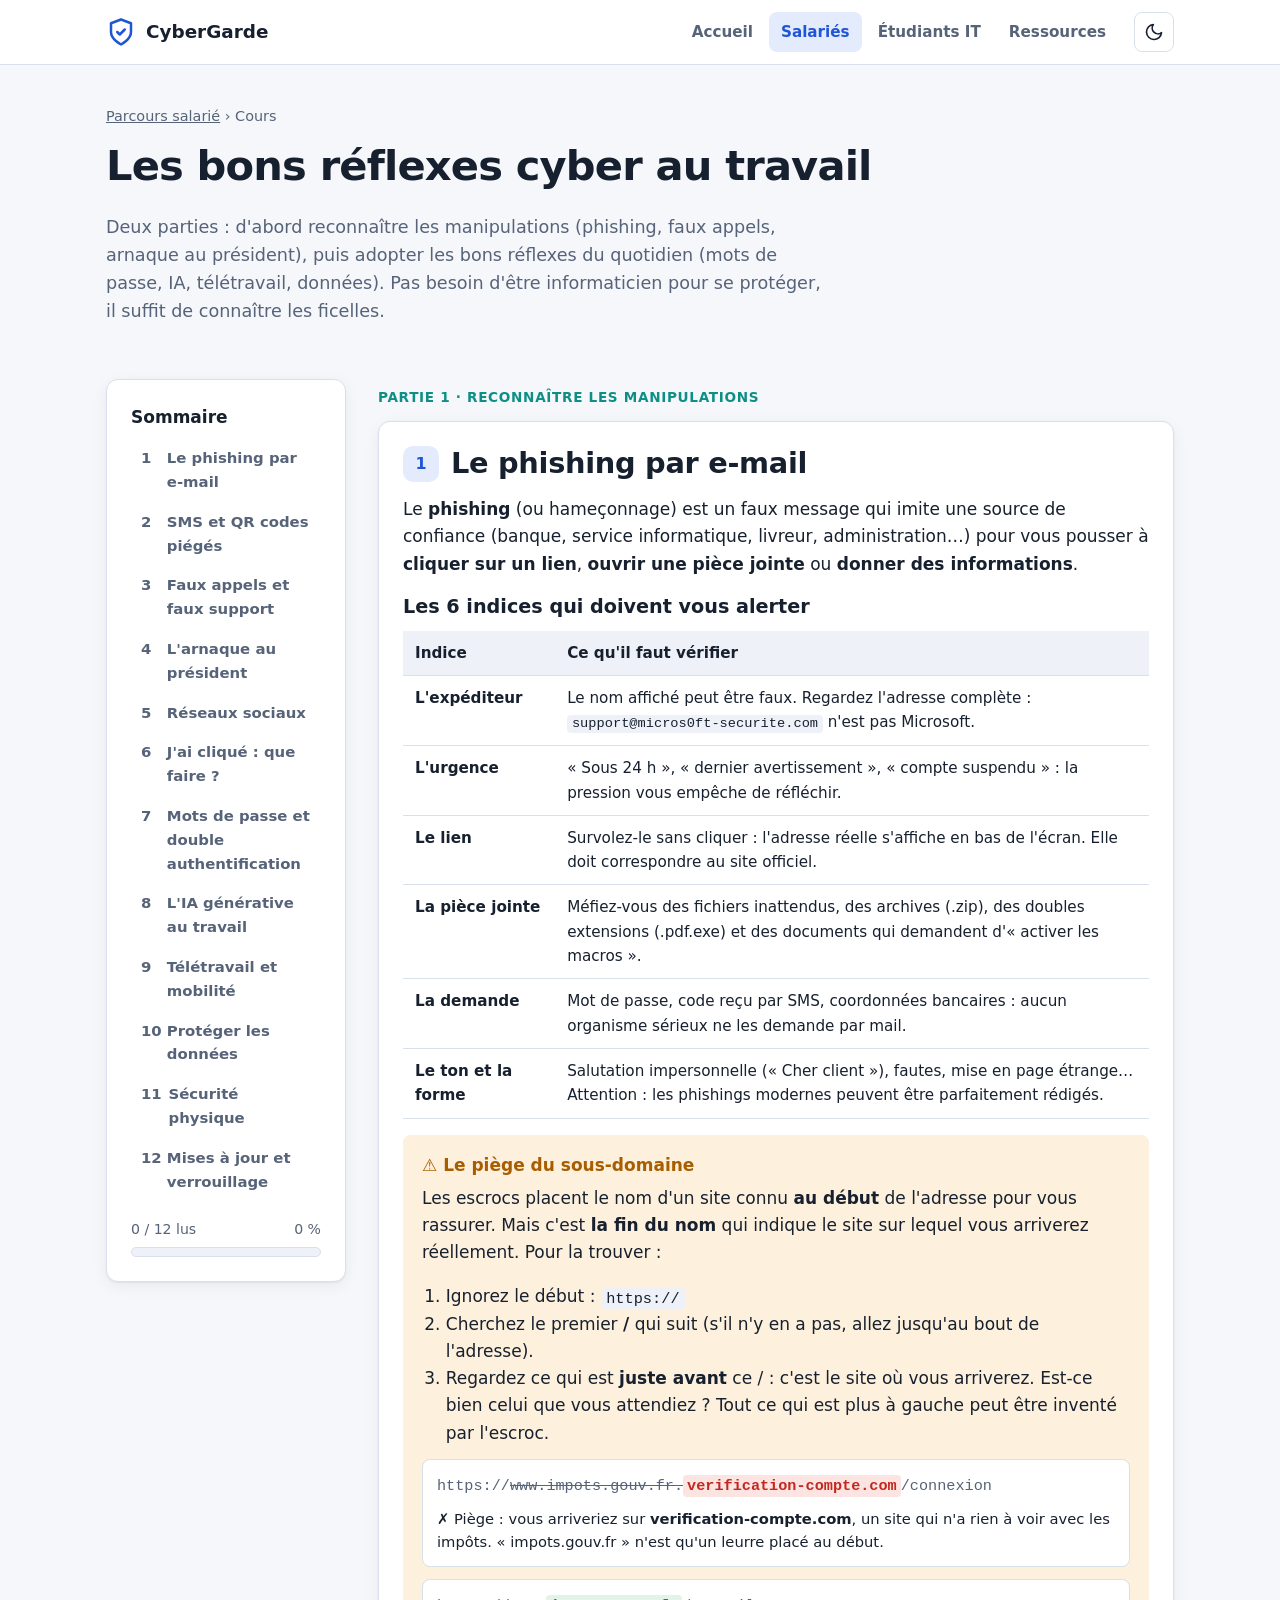
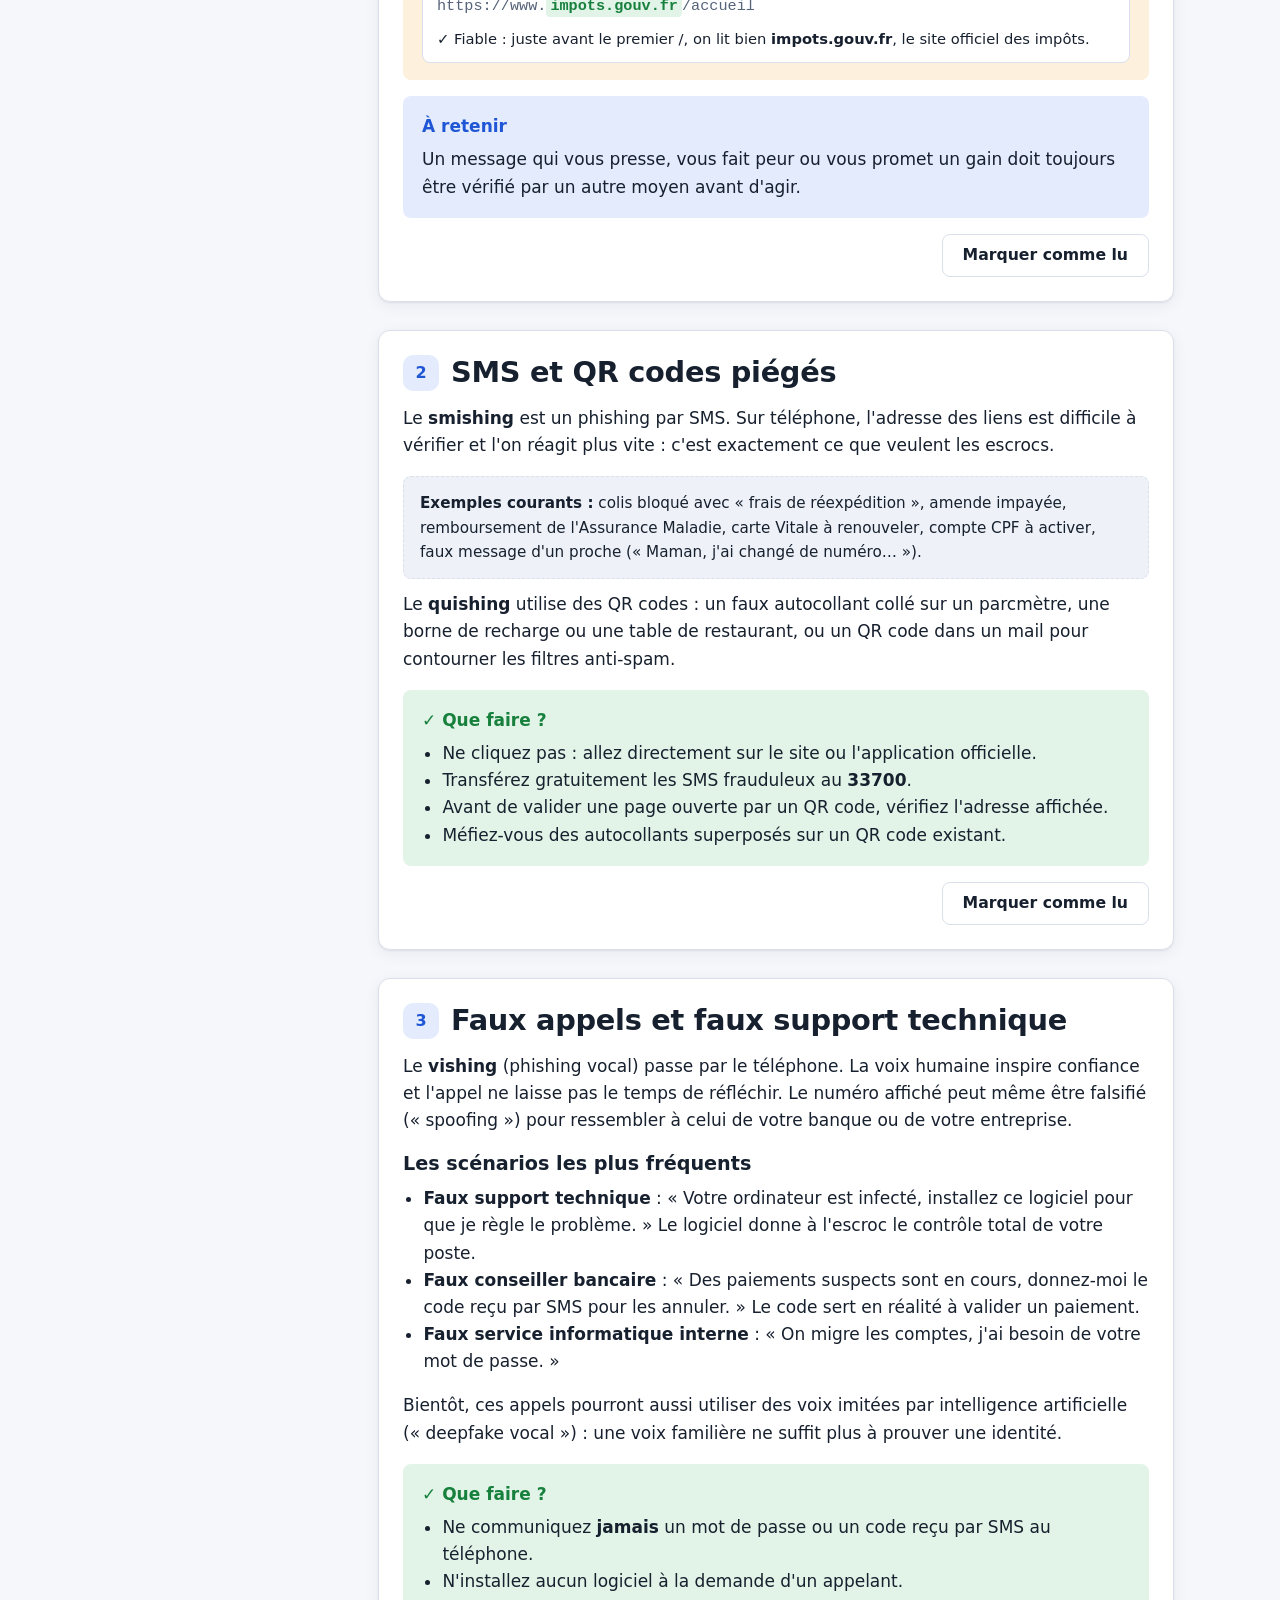
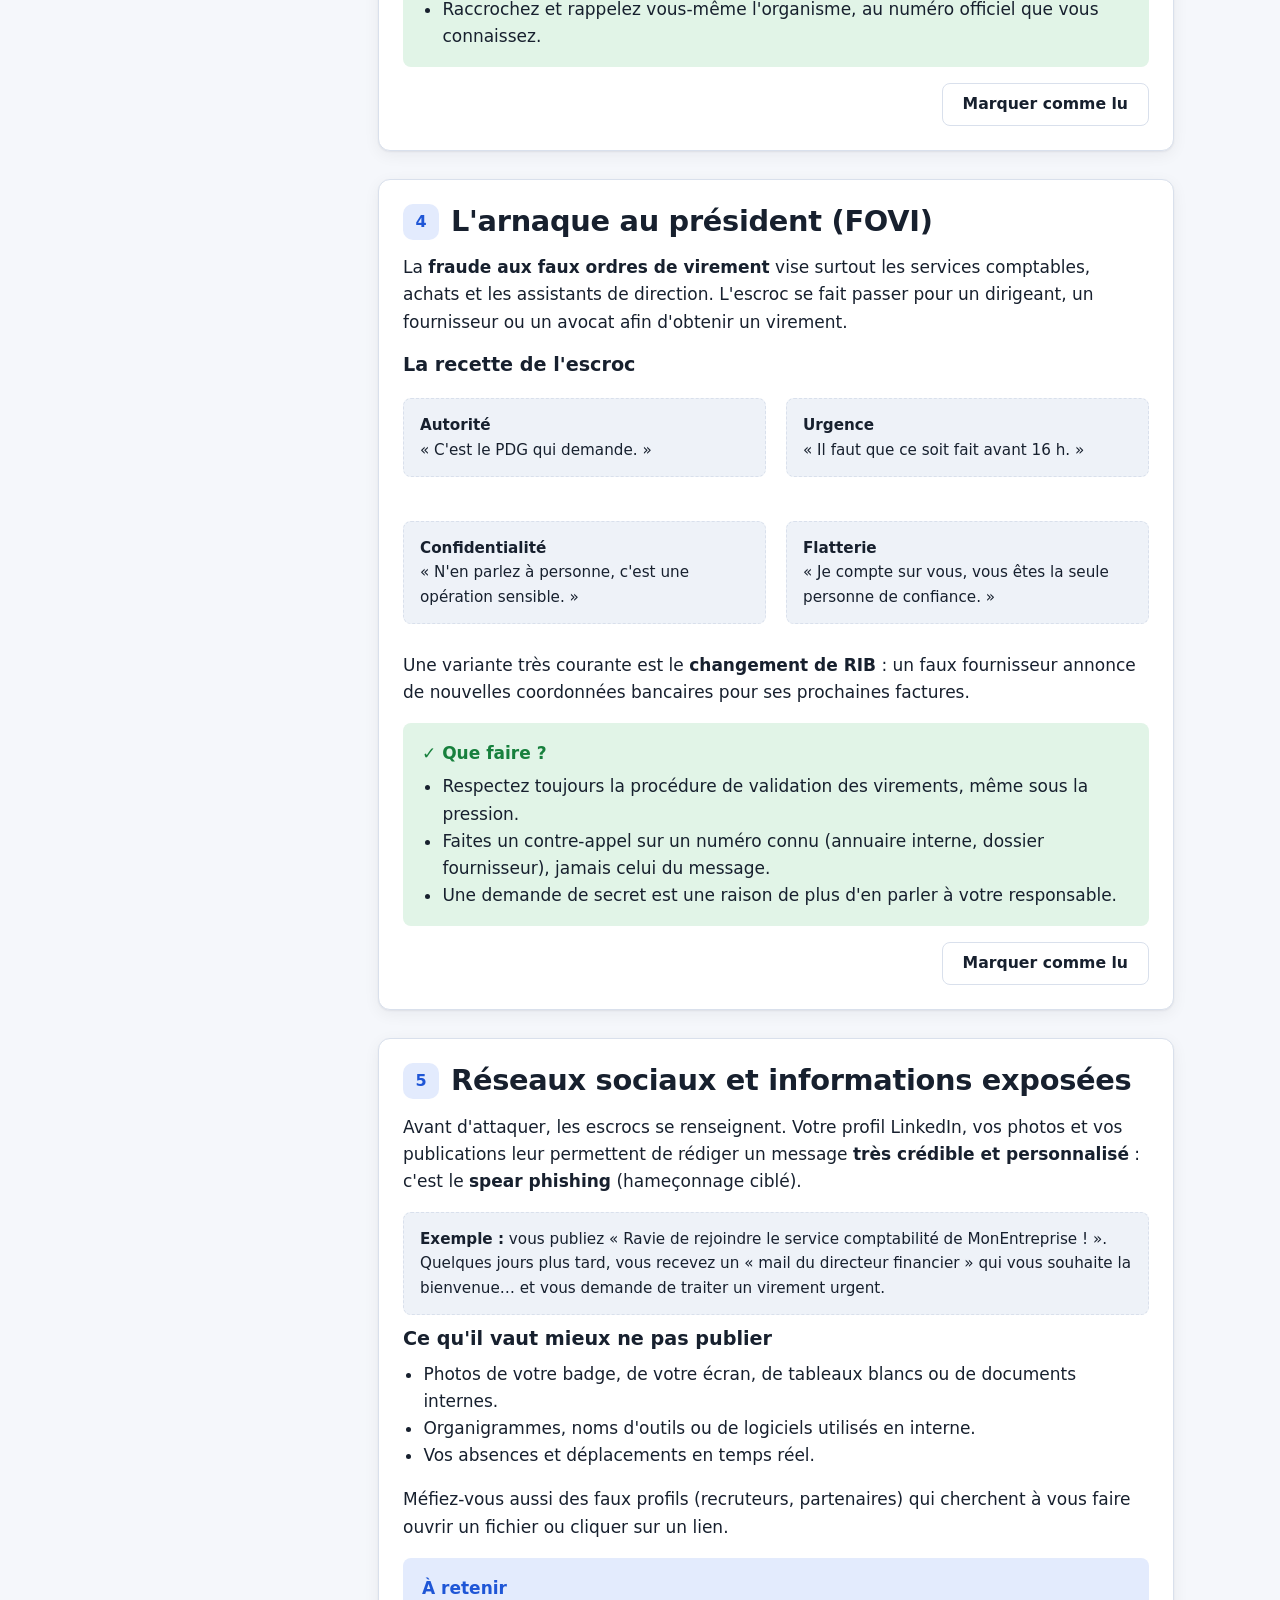
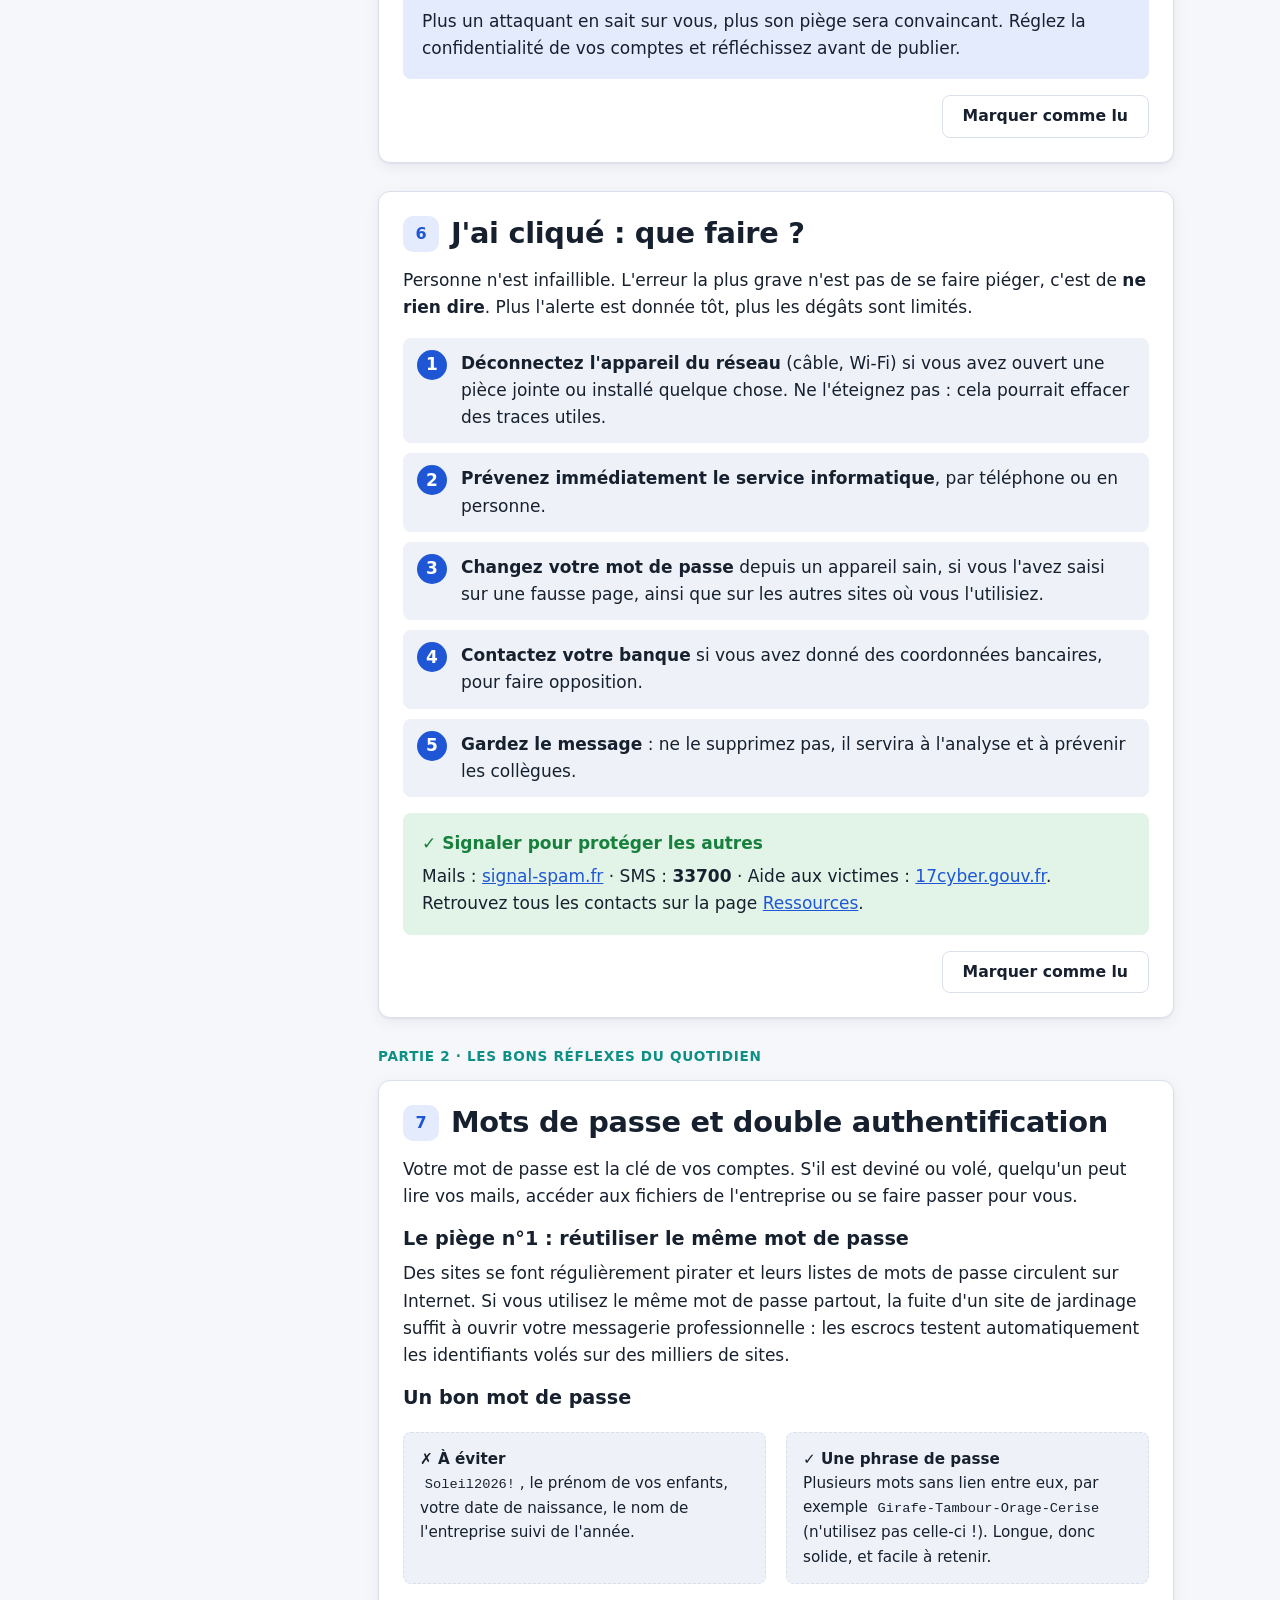
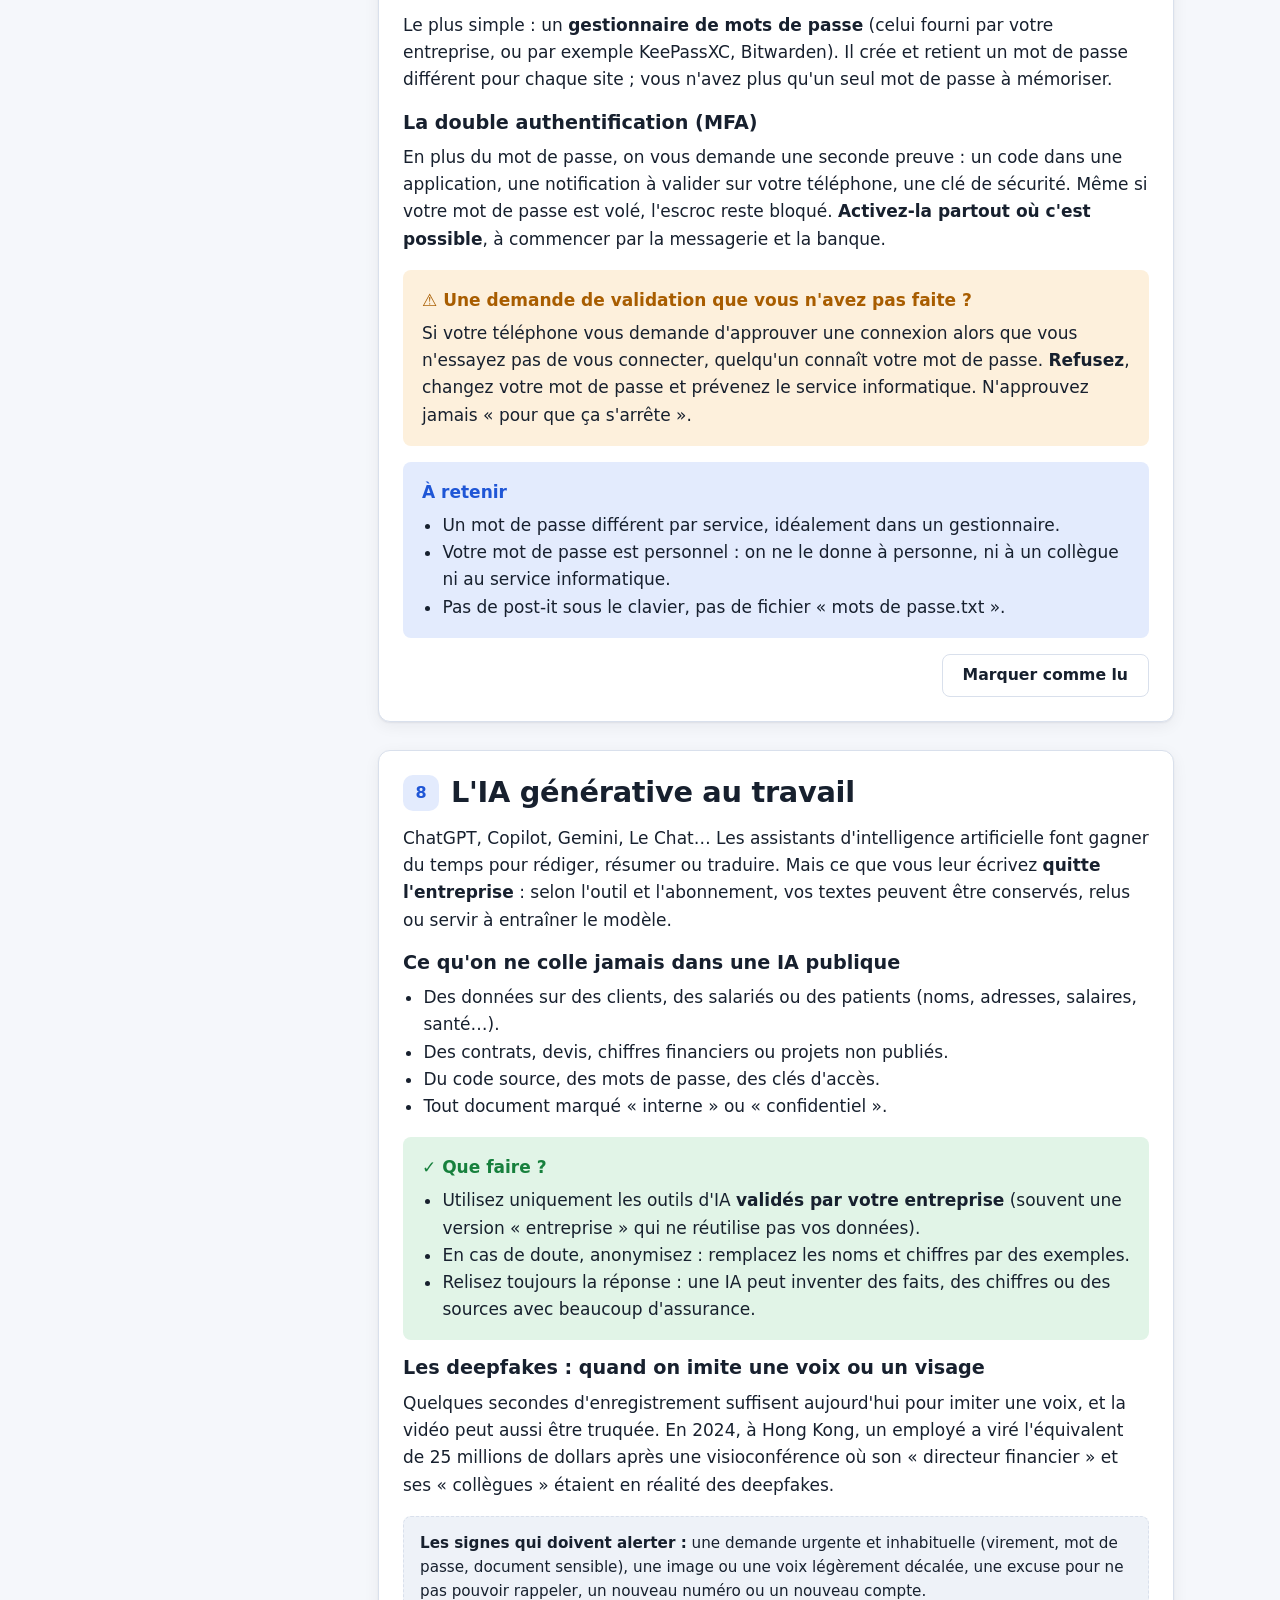
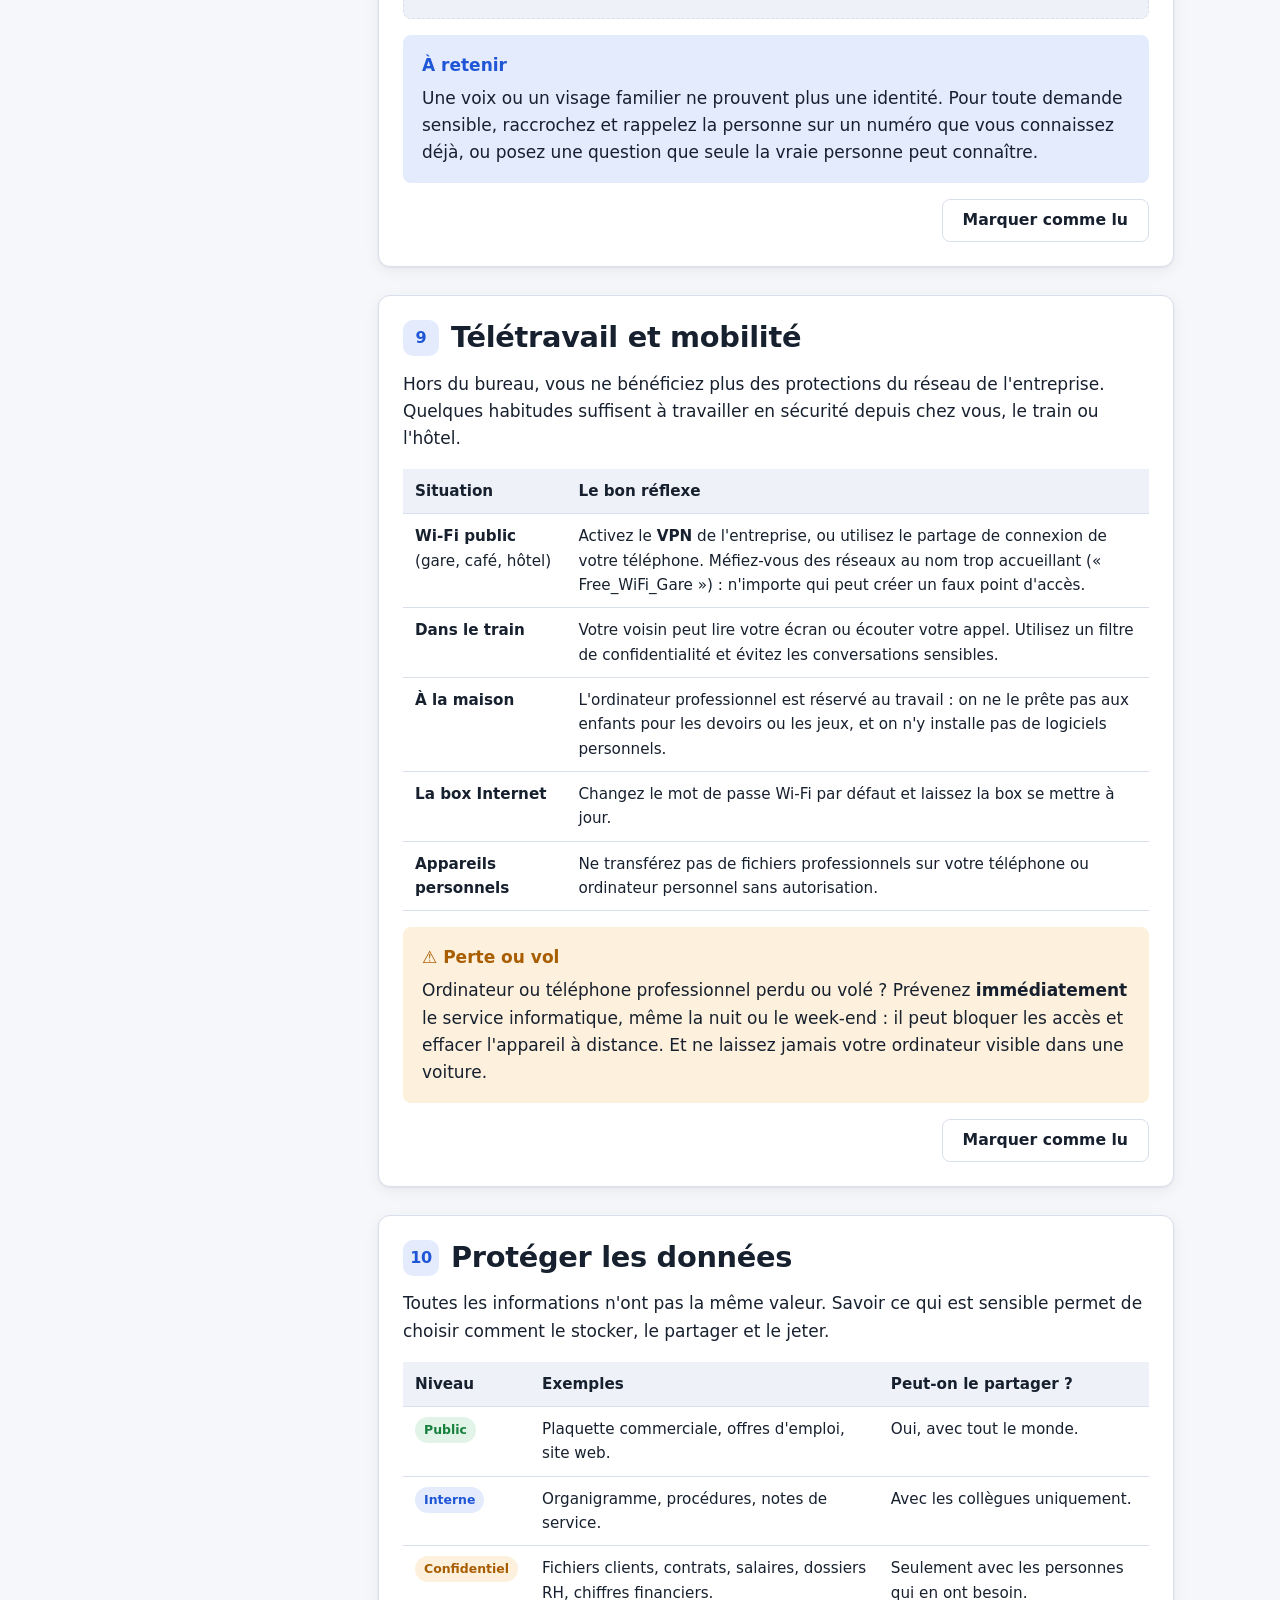
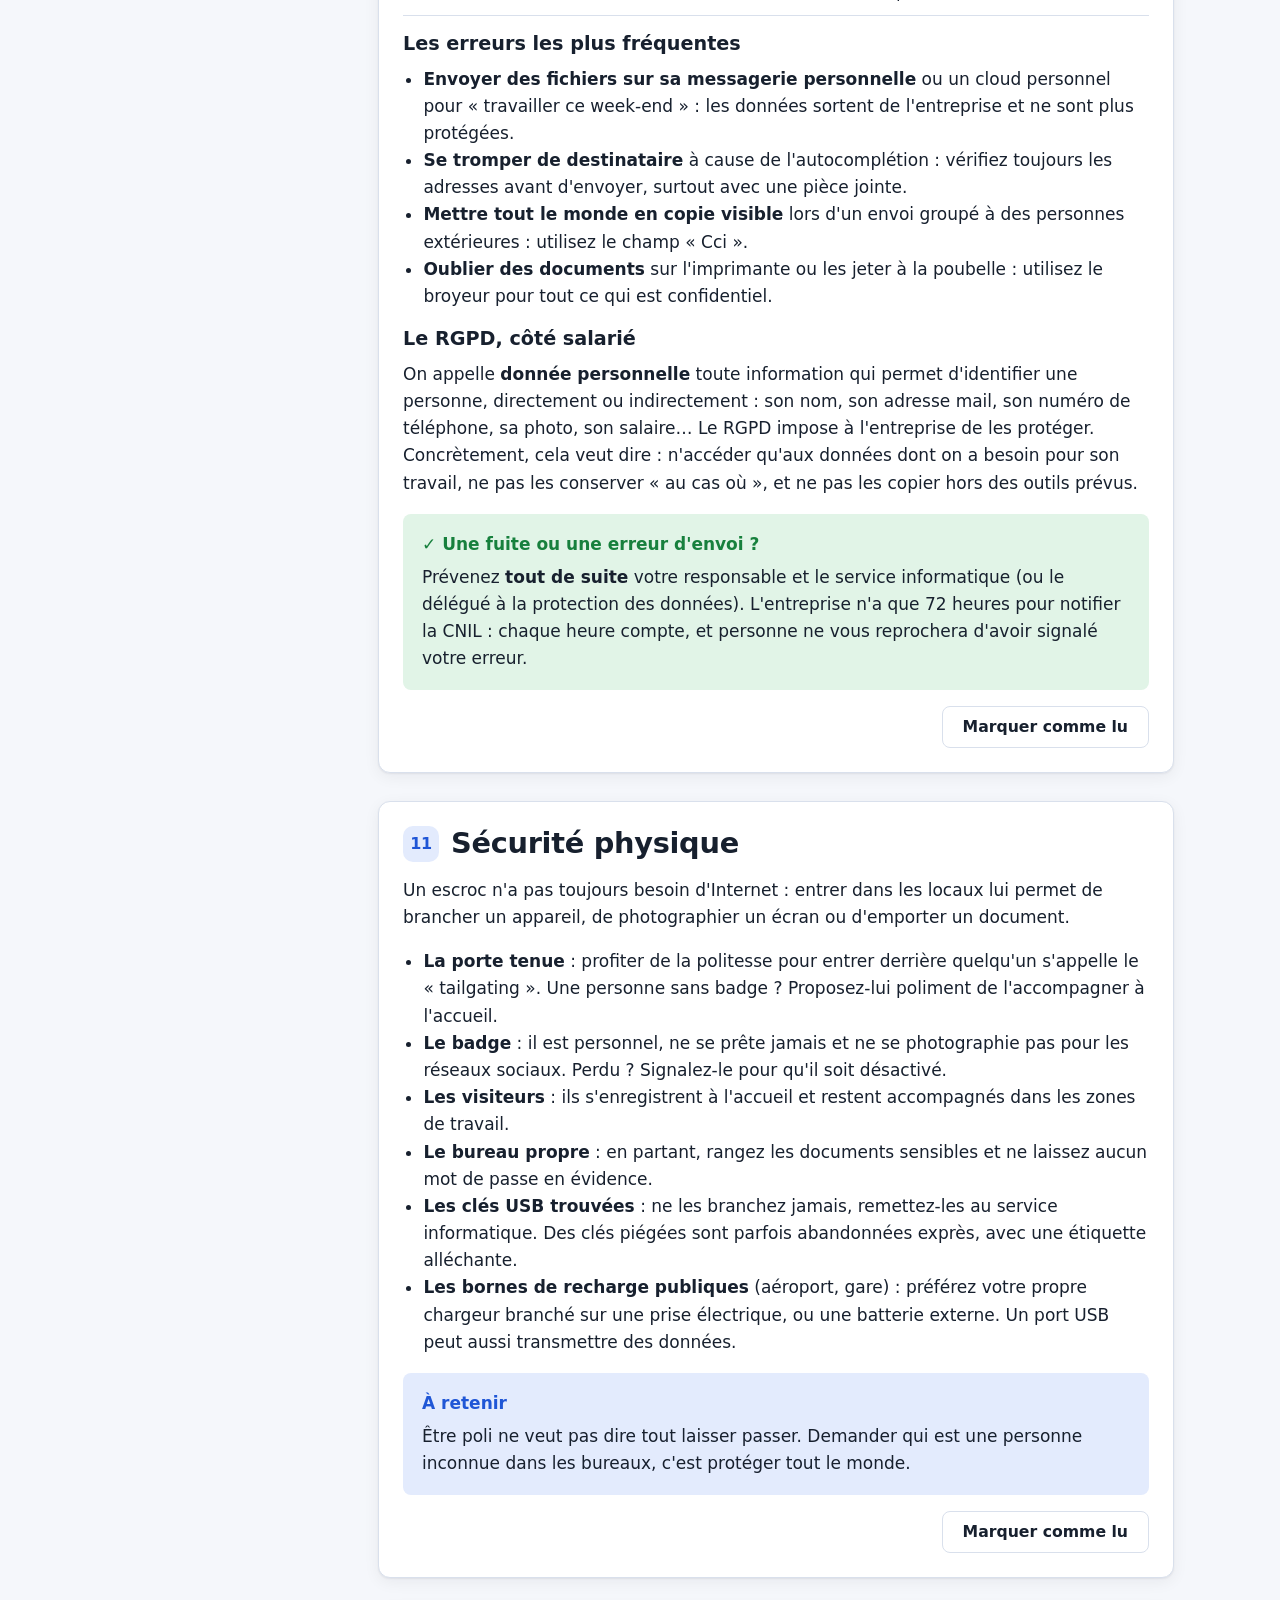
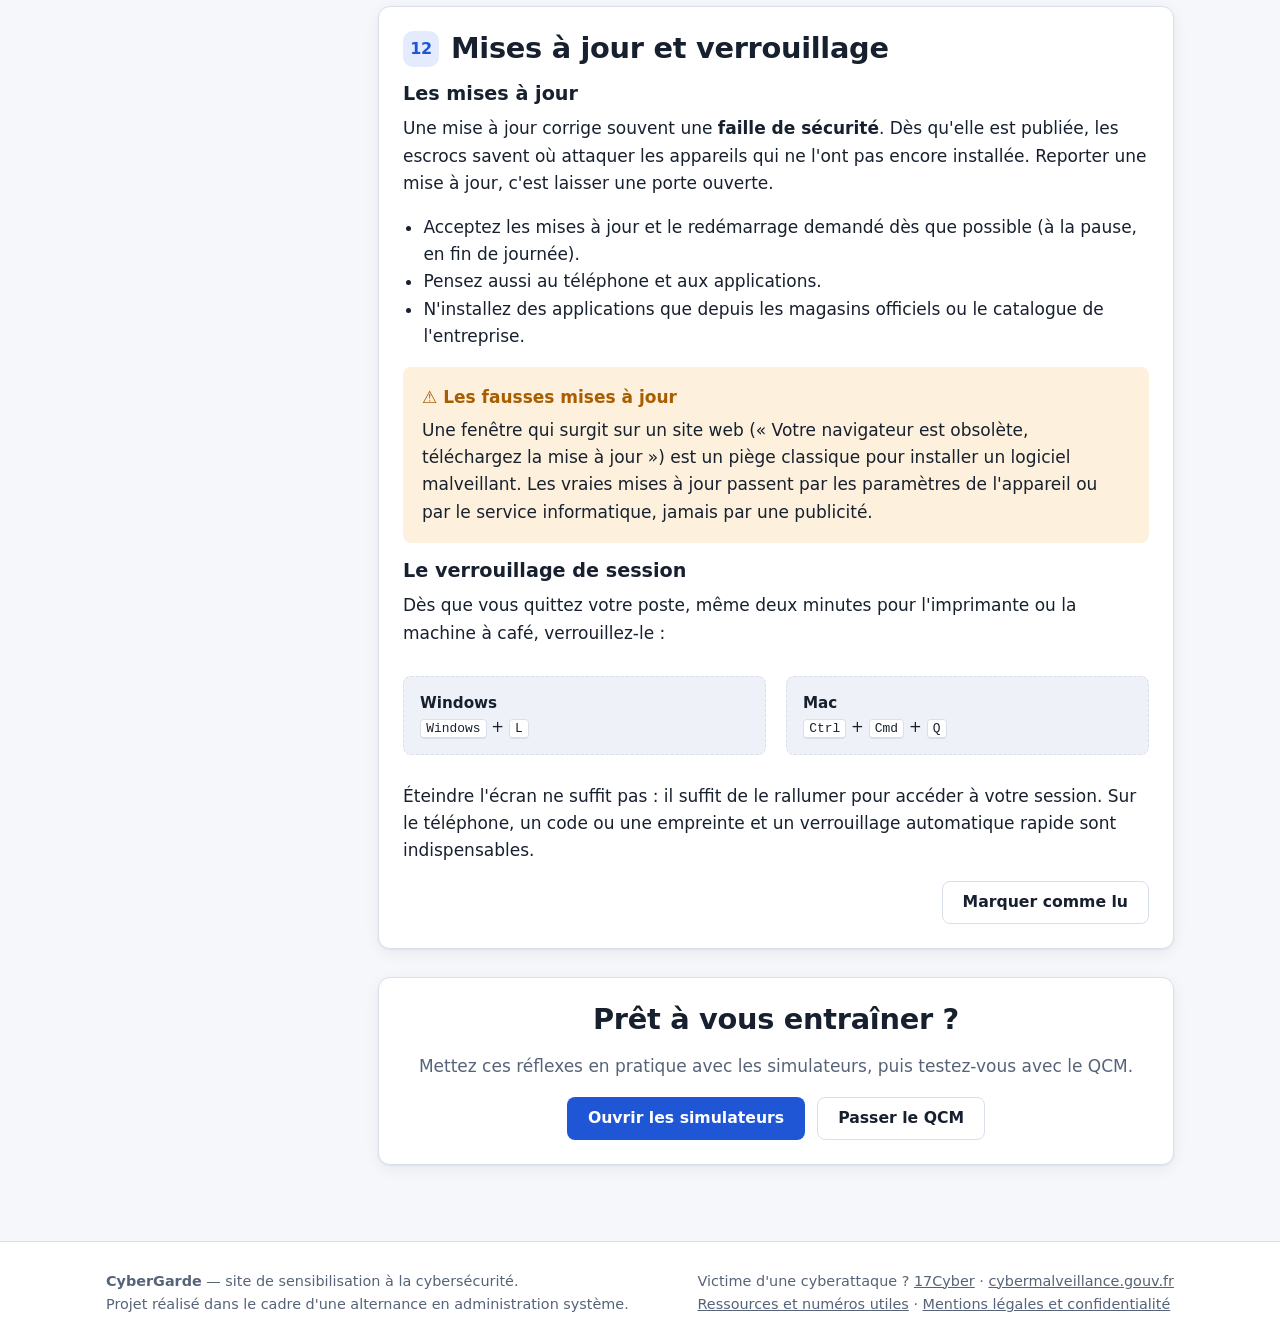
<file: salaries/cours.html>
<!doctype html>
<html lang="fr">
<head>
  <meta charset="utf-8">
  <meta name="viewport" content="width=device-width, initial-scale=1">
  <title>Cours phishing — CyberGarde</title>
  <link rel="icon" href="data:image/svg+xml,%3Csvg xmlns='http://www.w3.org/2000/svg' viewBox='0 0 24 24' fill='none' stroke='%231f56d6' stroke-width='2'%3E%3Cpath d='M12 22s8-4 8-10V5l-8-3-8 3v7c0 6 8 10 8 10z'/%3E%3C/svg%3E">
  <link rel="stylesheet" href="../assets/css/style.css">
  <script src="../assets/js/theme.js"></script>
</head>
<body data-root="../" data-section="salaries">
  <header id="site-header"></header>

  <main>
    <div class="container page-head">
      <div class="breadcrumb"><a href="index.html">Parcours salarié</a> › Cours</div>
      <h1>Les bons réflexes cyber au travail</h1>
      <p class="lead">Deux parties : d'abord reconnaître les manipulations (phishing, faux appels, arnaque au président), puis adopter les bons réflexes du quotidien (mots de passe, IA, télétravail, données). Pas besoin d'être informaticien pour se protéger, il suffit de connaître les ficelles.</p>
    </div>

    <div class="container section-sm">
      <div class="course-layout">
        <nav class="course-toc card" aria-label="Sommaire du cours">
          <strong style="display:block;margin-bottom:8px">Sommaire</strong>
          <ol>
            <li><a href="#l1" data-lesson="l1">Le phishing par e-mail</a></li>
            <li><a href="#l2" data-lesson="l2">SMS et QR codes piégés</a></li>
            <li><a href="#l3" data-lesson="l3">Faux appels et faux support</a></li>
            <li><a href="#l4" data-lesson="l4">L'arnaque au président</a></li>
            <li><a href="#l5" data-lesson="l5">Réseaux sociaux</a></li>
            <li><a href="#l6" data-lesson="l6">J'ai cliqué : que faire ?</a></li>
            <li><a href="#l7" data-lesson="l7">Mots de passe et double authentification</a></li>
            <li><a href="#l8" data-lesson="l8">L'IA générative au travail</a></li>
            <li><a href="#l9" data-lesson="l9">Télétravail et mobilité</a></li>
            <li><a href="#l10" data-lesson="l10">Protéger les données</a></li>
            <li><a href="#l11" data-lesson="l11">Sécurité physique</a></li>
            <li><a href="#l12" data-lesson="l12">Mises à jour et verrouillage</a></li>
          </ol>
          <div style="margin-top:16px" id="course-progress"></div>
        </nav>

        <div>
          <p class="part-label">Partie 1 · Reconnaître les manipulations</p>
          <article class="lesson card" id="l1">
            <h2><span class="num">1</span> Le phishing par e-mail</h2>
            <p>Le <strong>phishing</strong> (ou hameçonnage) est un faux message qui imite une source de confiance (banque, service informatique, livreur, administration…) pour vous pousser à <strong>cliquer sur un lien</strong>, <strong>ouvrir une pièce jointe</strong> ou <strong>donner des informations</strong>.</p>
            <h3>Les 6 indices qui doivent vous alerter</h3>
            <div class="table-wrap">
              <table>
                <thead><tr><th>Indice</th><th>Ce qu'il faut vérifier</th></tr></thead>
                <tbody>
                  <tr><td><strong>L'expéditeur</strong></td><td>Le nom affiché peut être faux. Regardez l'adresse complète : <code>support@micros0ft-securite.com</code> n'est pas Microsoft.</td></tr>
                  <tr><td><strong>L'urgence</strong></td><td>« Sous 24 h », « dernier avertissement », « compte suspendu » : la pression vous empêche de réfléchir.</td></tr>
                  <tr><td><strong>Le lien</strong></td><td>Survolez-le sans cliquer : l'adresse réelle s'affiche en bas de l'écran. Elle doit correspondre au site officiel.</td></tr>
                  <tr><td><strong>La pièce jointe</strong></td><td>Méfiez-vous des fichiers inattendus, des archives (.zip), des doubles extensions (.pdf.exe) et des documents qui demandent d'« activer les macros ».</td></tr>
                  <tr><td><strong>La demande</strong></td><td>Mot de passe, code reçu par SMS, coordonnées bancaires : aucun organisme sérieux ne les demande par mail.</td></tr>
                  <tr><td><strong>Le ton et la forme</strong></td><td>Salutation impersonnelle (« Cher client »), fautes, mise en page étrange… Attention : les phishings modernes peuvent être parfaitement rédigés.</td></tr>
                </tbody>
              </table>
            </div>
            <div class="callout warn">
              <div class="callout-title">⚠ Le piège du sous-domaine</div>
              <p>Les escrocs placent le nom d'un site connu <strong>au début</strong> de l'adresse pour vous rassurer. Mais c'est <strong>la fin du nom</strong> qui indique le site sur lequel vous arriverez réellement. Pour la trouver :</p>
              <ol>
                <li>Ignorez le début : <code>https://</code></li>
                <li>Cherchez le premier <strong>/</strong> qui suit (s'il n'y en a pas, allez jusqu'au bout de l'adresse).</li>
                <li>Regardez ce qui est <strong>juste avant</strong> ce / : c'est le site où vous arriverez. Est-ce bien celui que vous attendiez ? Tout ce qui est plus à gauche peut être inventé par l'escroc.</li>
              </ol>
              <div class="url-anatomy">
                <div><span class="u-dim">https://</span><span class="u-decoy">www.impots.gouv.fr.</span><span class="u-real ko">verification-compte.com</span><span class="u-dim">/connexion</span></div>
                <p>✗ Piège : vous arriveriez sur <strong>verification-compte.com</strong>, un site qui n'a rien à voir avec les impôts. « impots.gouv.fr » n'est qu'un leurre placé au début.</p>
              </div>
              <div class="url-anatomy">
                <div><span class="u-dim">https://</span><span class="u-dim">www.</span><span class="u-real ok">impots.gouv.fr</span><span class="u-dim">/accueil</span></div>
                <p>✓ Fiable : juste avant le premier /, on lit bien <strong>impots.gouv.fr</strong>, le site officiel des impôts.</p>
              </div>
            </div>
            <div class="callout retenir">
              <div class="callout-title">À retenir</div>
              <p>Un message qui vous presse, vous fait peur ou vous promet un gain doit toujours être vérifié par un autre moyen avant d'agir.</p>
            </div>
            <div class="lesson-foot"><button type="button" class="btn btn-secondary mark-read" data-lesson="l1" aria-pressed="false">Marquer comme lu</button></div>
          </article>

          <article class="lesson card" id="l2">
            <h2><span class="num">2</span> SMS et QR codes piégés</h2>
            <p>Le <strong>smishing</strong> est un phishing par SMS. Sur téléphone, l'adresse des liens est difficile à vérifier et l'on réagit plus vite : c'est exactement ce que veulent les escrocs.</p>
            <div class="example-box">
              <strong>Exemples courants :</strong> colis bloqué avec « frais de réexpédition », amende impayée, remboursement de l'Assurance Maladie, carte Vitale à renouveler, compte CPF à activer, faux message d'un proche (« Maman, j'ai changé de numéro… »).
            </div>
            <p>Le <strong>quishing</strong> utilise des QR codes : un faux autocollant collé sur un parcmètre, une borne de recharge ou une table de restaurant, ou un QR code dans un mail pour contourner les filtres anti-spam.</p>
            <div class="callout faire">
              <div class="callout-title">✓ Que faire ?</div>
              <ul>
                <li>Ne cliquez pas : allez directement sur le site ou l'application officielle.</li>
                <li>Transférez gratuitement les SMS frauduleux au <strong>33700</strong>.</li>
                <li>Avant de valider une page ouverte par un QR code, vérifiez l'adresse affichée.</li>
                <li>Méfiez-vous des autocollants superposés sur un QR code existant.</li>
              </ul>
            </div>
            <div class="lesson-foot"><button type="button" class="btn btn-secondary mark-read" data-lesson="l2" aria-pressed="false">Marquer comme lu</button></div>
          </article>

          <article class="lesson card" id="l3">
            <h2><span class="num">3</span> Faux appels et faux support technique</h2>
            <p>Le <strong>vishing</strong> (phishing vocal) passe par le téléphone. La voix humaine inspire confiance et l'appel ne laisse pas le temps de réfléchir. Le numéro affiché peut même être falsifié (« spoofing ») pour ressembler à celui de votre banque ou de votre entreprise.</p>
            <h3>Les scénarios les plus fréquents</h3>
            <ul>
              <li><strong>Faux support technique</strong> : « Votre ordinateur est infecté, installez ce logiciel pour que je règle le problème. » Le logiciel donne à l'escroc le contrôle total de votre poste.</li>
              <li><strong>Faux conseiller bancaire</strong> : « Des paiements suspects sont en cours, donnez-moi le code reçu par SMS pour les annuler. » Le code sert en réalité à valider un paiement.</li>
              <li><strong>Faux service informatique interne</strong> : « On migre les comptes, j'ai besoin de votre mot de passe. »</li>
            </ul>
            <p>Bientôt, ces appels pourront aussi utiliser des voix imitées par intelligence artificielle (« deepfake vocal ») : une voix familière ne suffit plus à prouver une identité.</p>
            <div class="callout faire">
              <div class="callout-title">✓ Que faire ?</div>
              <ul>
                <li>Ne communiquez <strong>jamais</strong> un mot de passe ou un code reçu par SMS au téléphone.</li>
                <li>N'installez aucun logiciel à la demande d'un appelant.</li>
                <li>Raccrochez et rappelez vous-même l'organisme, au numéro officiel que vous connaissez.</li>
              </ul>
            </div>
            <div class="lesson-foot"><button type="button" class="btn btn-secondary mark-read" data-lesson="l3" aria-pressed="false">Marquer comme lu</button></div>
          </article>

          <article class="lesson card" id="l4">
            <h2><span class="num">4</span> L'arnaque au président (FOVI)</h2>
            <p>La <strong>fraude aux faux ordres de virement</strong> vise surtout les services comptables, achats et les assistants de direction. L'escroc se fait passer pour un dirigeant, un fournisseur ou un avocat afin d'obtenir un virement.</p>
            <h3>La recette de l'escroc</h3>
            <div class="grid grid-2">
              <div class="example-box mt-0"><strong>Autorité</strong><br>« C'est le PDG qui demande. »</div>
              <div class="example-box mt-0"><strong>Urgence</strong><br>« Il faut que ce soit fait avant 16 h. »</div>
              <div class="example-box mt-0"><strong>Confidentialité</strong><br>« N'en parlez à personne, c'est une opération sensible. »</div>
              <div class="example-box mt-0"><strong>Flatterie</strong><br>« Je compte sur vous, vous êtes la seule personne de confiance. »</div>
            </div>
            <p style="margin-top:16px">Une variante très courante est le <strong>changement de RIB</strong> : un faux fournisseur annonce de nouvelles coordonnées bancaires pour ses prochaines factures.</p>
            <div class="callout faire">
              <div class="callout-title">✓ Que faire ?</div>
              <ul>
                <li>Respectez toujours la procédure de validation des virements, même sous la pression.</li>
                <li>Faites un contre-appel sur un numéro connu (annuaire interne, dossier fournisseur), jamais celui du message.</li>
                <li>Une demande de secret est une raison de plus d'en parler à votre responsable.</li>
              </ul>
            </div>
            <div class="lesson-foot"><button type="button" class="btn btn-secondary mark-read" data-lesson="l4" aria-pressed="false">Marquer comme lu</button></div>
          </article>

          <article class="lesson card" id="l5">
            <h2><span class="num">5</span> Réseaux sociaux et informations exposées</h2>
            <p>Avant d'attaquer, les escrocs se renseignent. Votre profil LinkedIn, vos photos et vos publications leur permettent de rédiger un message <strong>très crédible et personnalisé</strong> : c'est le <strong>spear phishing</strong> (hameçonnage ciblé).</p>
            <div class="example-box">
              <strong>Exemple :</strong> vous publiez « Ravie de rejoindre le service comptabilité de MonEntreprise ! ». Quelques jours plus tard, vous recevez un « mail du directeur financier » qui vous souhaite la bienvenue… et vous demande de traiter un virement urgent.
            </div>
            <h3>Ce qu'il vaut mieux ne pas publier</h3>
            <ul>
              <li>Photos de votre badge, de votre écran, de tableaux blancs ou de documents internes.</li>
              <li>Organigrammes, noms d'outils ou de logiciels utilisés en interne.</li>
              <li>Vos absences et déplacements en temps réel.</li>
            </ul>
            <p>Méfiez-vous aussi des faux profils (recruteurs, partenaires) qui cherchent à vous faire ouvrir un fichier ou cliquer sur un lien.</p>
            <div class="callout retenir">
              <div class="callout-title">À retenir</div>
              <p>Plus un attaquant en sait sur vous, plus son piège sera convaincant. Réglez la confidentialité de vos comptes et réfléchissez avant de publier.</p>
            </div>
            <div class="lesson-foot"><button type="button" class="btn btn-secondary mark-read" data-lesson="l5" aria-pressed="false">Marquer comme lu</button></div>
          </article>

          <article class="lesson card" id="l6">
            <h2><span class="num">6</span> J'ai cliqué : que faire ?</h2>
            <p>Personne n'est infaillible. L'erreur la plus grave n'est pas de se faire piéger, c'est de <strong>ne rien dire</strong>. Plus l'alerte est donnée tôt, plus les dégâts sont limités.</p>
            <ol class="reflexes">
              <li><span><strong>Déconnectez l'appareil du réseau</strong> (câble, Wi-Fi) si vous avez ouvert une pièce jointe ou installé quelque chose. Ne l'éteignez pas : cela pourrait effacer des traces utiles.</span></li>
              <li><span><strong>Prévenez immédiatement le service informatique</strong>, par téléphone ou en personne.</span></li>
              <li><span><strong>Changez votre mot de passe</strong> depuis un appareil sain, si vous l'avez saisi sur une fausse page, ainsi que sur les autres sites où vous l'utilisiez.</span></li>
              <li><span><strong>Contactez votre banque</strong> si vous avez donné des coordonnées bancaires, pour faire opposition.</span></li>
              <li><span><strong>Gardez le message</strong> : ne le supprimez pas, il servira à l'analyse et à prévenir les collègues.</span></li>
            </ol>
            <div class="callout faire" style="margin-top:16px">
              <div class="callout-title">✓ Signaler pour protéger les autres</div>
              <p>Mails : <a href="https://www.signal-spam.fr" target="_blank" rel="noopener">signal-spam.fr</a> · SMS : <strong>33700</strong> · Aide aux victimes : <a href="https://www.17cyber.gouv.fr" target="_blank" rel="noopener">17cyber.gouv.fr</a>. Retrouvez tous les contacts sur la page <a href="../ressources.html">Ressources</a>.</p>
            </div>
            <div class="lesson-foot"><button type="button" class="btn btn-secondary mark-read" data-lesson="l6" aria-pressed="false">Marquer comme lu</button></div>
          </article>

          <p class="part-label">Partie 2 · Les bons réflexes du quotidien</p>

          <article class="lesson card" id="l7">
            <h2><span class="num">7</span> Mots de passe et double authentification</h2>
            <p>Votre mot de passe est la clé de vos comptes. S'il est deviné ou volé, quelqu'un peut lire vos mails, accéder aux fichiers de l'entreprise ou se faire passer pour vous.</p>
            <h3>Le piège n°1 : réutiliser le même mot de passe</h3>
            <p>Des sites se font régulièrement pirater et leurs listes de mots de passe circulent sur Internet. Si vous utilisez le même mot de passe partout, la fuite d'un site de jardinage suffit à ouvrir votre messagerie professionnelle : les escrocs testent automatiquement les identifiants volés sur des milliers de sites.</p>
            <h3>Un bon mot de passe</h3>
            <div class="grid grid-2">
              <div class="example-box mt-0"><strong>✗ À éviter</strong><br><code>Soleil2026!</code>, le prénom de vos enfants, votre date de naissance, le nom de l'entreprise suivi de l'année.</div>
              <div class="example-box mt-0"><strong>✓ Une phrase de passe</strong><br>Plusieurs mots sans lien entre eux, par exemple <code>Girafe-Tambour-Orage-Cerise</code> (n'utilisez pas celle-ci !). Longue, donc solide, et facile à retenir.</div>
            </div>
            <p style="margin-top:16px">Le plus simple : un <strong>gestionnaire de mots de passe</strong> (celui fourni par votre entreprise, ou par exemple KeePassXC, Bitwarden). Il crée et retient un mot de passe différent pour chaque site ; vous n'avez plus qu'un seul mot de passe à mémoriser.</p>
            <h3>La double authentification (MFA)</h3>
            <p>En plus du mot de passe, on vous demande une seconde preuve : un code dans une application, une notification à valider sur votre téléphone, une clé de sécurité. Même si votre mot de passe est volé, l'escroc reste bloqué. <strong>Activez-la partout où c'est possible</strong>, à commencer par la messagerie et la banque.</p>
            <div class="callout warn">
              <div class="callout-title">⚠ Une demande de validation que vous n'avez pas faite ?</div>
              <p>Si votre téléphone vous demande d'approuver une connexion alors que vous n'essayez pas de vous connecter, quelqu'un connaît votre mot de passe. <strong>Refusez</strong>, changez votre mot de passe et prévenez le service informatique. N'approuvez jamais « pour que ça s'arrête ».</p>
            </div>
            <div class="callout retenir">
              <div class="callout-title">À retenir</div>
              <ul>
                <li>Un mot de passe différent par service, idéalement dans un gestionnaire.</li>
                <li>Votre mot de passe est personnel : on ne le donne à personne, ni à un collègue ni au service informatique.</li>
                <li>Pas de post-it sous le clavier, pas de fichier « mots de passe.txt ».</li>
              </ul>
            </div>
            <div class="lesson-foot"><button type="button" class="btn btn-secondary mark-read" data-lesson="l7" aria-pressed="false">Marquer comme lu</button></div>
          </article>

          <article class="lesson card" id="l8">
            <h2><span class="num">8</span> L'IA générative au travail</h2>
            <p>ChatGPT, Copilot, Gemini, Le Chat… Les assistants d'intelligence artificielle font gagner du temps pour rédiger, résumer ou traduire. Mais ce que vous leur écrivez <strong>quitte l'entreprise</strong> : selon l'outil et l'abonnement, vos textes peuvent être conservés, relus ou servir à entraîner le modèle.</p>
            <h3>Ce qu'on ne colle jamais dans une IA publique</h3>
            <ul>
              <li>Des données sur des clients, des salariés ou des patients (noms, adresses, salaires, santé…).</li>
              <li>Des contrats, devis, chiffres financiers ou projets non publiés.</li>
              <li>Du code source, des mots de passe, des clés d'accès.</li>
              <li>Tout document marqué « interne » ou « confidentiel ».</li>
            </ul>
            <div class="callout faire">
              <div class="callout-title">✓ Que faire ?</div>
              <ul>
                <li>Utilisez uniquement les outils d'IA <strong>validés par votre entreprise</strong> (souvent une version « entreprise » qui ne réutilise pas vos données).</li>
                <li>En cas de doute, anonymisez : remplacez les noms et chiffres par des exemples.</li>
                <li>Relisez toujours la réponse : une IA peut inventer des faits, des chiffres ou des sources avec beaucoup d'assurance.</li>
              </ul>
            </div>
            <h3>Les deepfakes : quand on imite une voix ou un visage</h3>
            <p>Quelques secondes d'enregistrement suffisent aujourd'hui pour imiter une voix, et la vidéo peut aussi être truquée. En 2024, à Hong Kong, un employé a viré l'équivalent de 25 millions de dollars après une visioconférence où son « directeur financier » et ses « collègues » étaient en réalité des deepfakes.</p>
            <div class="example-box">
              <strong>Les signes qui doivent alerter :</strong> une demande urgente et inhabituelle (virement, mot de passe, document sensible), une image ou une voix légèrement décalée, une excuse pour ne pas pouvoir rappeler, un nouveau numéro ou un nouveau compte.
            </div>
            <div class="callout retenir">
              <div class="callout-title">À retenir</div>
              <p>Une voix ou un visage familier ne prouvent plus une identité. Pour toute demande sensible, raccrochez et rappelez la personne sur un numéro que vous connaissez déjà, ou posez une question que seule la vraie personne peut connaître.</p>
            </div>
            <div class="lesson-foot"><button type="button" class="btn btn-secondary mark-read" data-lesson="l8" aria-pressed="false">Marquer comme lu</button></div>
          </article>

          <article class="lesson card" id="l9">
            <h2><span class="num">9</span> Télétravail et mobilité</h2>
            <p>Hors du bureau, vous ne bénéficiez plus des protections du réseau de l'entreprise. Quelques habitudes suffisent à travailler en sécurité depuis chez vous, le train ou l'hôtel.</p>
            <div class="table-wrap">
              <table>
                <thead><tr><th>Situation</th><th>Le bon réflexe</th></tr></thead>
                <tbody>
                  <tr><td><strong>Wi-Fi public</strong> (gare, café, hôtel)</td><td>Activez le <strong>VPN</strong> de l'entreprise, ou utilisez le partage de connexion de votre téléphone. Méfiez-vous des réseaux au nom trop accueillant (« Free_WiFi_Gare ») : n'importe qui peut créer un faux point d'accès.</td></tr>
                  <tr><td><strong>Dans le train</strong></td><td>Votre voisin peut lire votre écran ou écouter votre appel. Utilisez un filtre de confidentialité et évitez les conversations sensibles.</td></tr>
                  <tr><td><strong>À la maison</strong></td><td>L'ordinateur professionnel est réservé au travail : on ne le prête pas aux enfants pour les devoirs ou les jeux, et on n'y installe pas de logiciels personnels.</td></tr>
                  <tr><td><strong>La box Internet</strong></td><td>Changez le mot de passe Wi-Fi par défaut et laissez la box se mettre à jour.</td></tr>
                  <tr><td><strong>Appareils personnels</strong></td><td>Ne transférez pas de fichiers professionnels sur votre téléphone ou ordinateur personnel sans autorisation.</td></tr>
                </tbody>
              </table>
            </div>
            <div class="callout warn">
              <div class="callout-title">⚠ Perte ou vol</div>
              <p>Ordinateur ou téléphone professionnel perdu ou volé ? Prévenez <strong>immédiatement</strong> le service informatique, même la nuit ou le week-end : il peut bloquer les accès et effacer l'appareil à distance. Et ne laissez jamais votre ordinateur visible dans une voiture.</p>
            </div>
            <div class="lesson-foot"><button type="button" class="btn btn-secondary mark-read" data-lesson="l9" aria-pressed="false">Marquer comme lu</button></div>
          </article>

          <article class="lesson card" id="l10">
            <h2><span class="num">10</span> Protéger les données</h2>
            <p>Toutes les informations n'ont pas la même valeur. Savoir ce qui est sensible permet de choisir comment le stocker, le partager et le jeter.</p>
            <div class="table-wrap">
              <table>
                <thead><tr><th>Niveau</th><th>Exemples</th><th>Peut-on le partager ?</th></tr></thead>
                <tbody>
                  <tr><td><span class="tag ok">Public</span></td><td>Plaquette commerciale, offres d'emploi, site web.</td><td>Oui, avec tout le monde.</td></tr>
                  <tr><td><span class="tag info">Interne</span></td><td>Organigramme, procédures, notes de service.</td><td>Avec les collègues uniquement.</td></tr>
                  <tr><td><span class="tag warn">Confidentiel</span></td><td>Fichiers clients, contrats, salaires, dossiers RH, chiffres financiers.</td><td>Seulement avec les personnes qui en ont besoin.</td></tr>
                </tbody>
              </table>
            </div>
            <h3>Les erreurs les plus fréquentes</h3>
            <ul>
              <li><strong>Envoyer des fichiers sur sa messagerie personnelle</strong> ou un cloud personnel pour « travailler ce week-end » : les données sortent de l'entreprise et ne sont plus protégées.</li>
              <li><strong>Se tromper de destinataire</strong> à cause de l'autocomplétion : vérifiez toujours les adresses avant d'envoyer, surtout avec une pièce jointe.</li>
              <li><strong>Mettre tout le monde en copie visible</strong> lors d'un envoi groupé à des personnes extérieures : utilisez le champ « Cci ».</li>
              <li><strong>Oublier des documents</strong> sur l'imprimante ou les jeter à la poubelle : utilisez le broyeur pour tout ce qui est confidentiel.</li>
            </ul>
            <h3>Le RGPD, côté salarié</h3>
            <p>On appelle <strong>donnée personnelle</strong> toute information qui permet d'identifier une personne, directement ou indirectement : son nom, son adresse mail, son numéro de téléphone, sa photo, son salaire… Le RGPD impose à l'entreprise de les protéger. Concrètement, cela veut dire : n'accéder qu'aux données dont on a besoin pour son travail, ne pas les conserver « au cas où », et ne pas les copier hors des outils prévus.</p>
            <div class="callout faire">
              <div class="callout-title">✓ Une fuite ou une erreur d'envoi ?</div>
              <p>Prévenez <strong>tout de suite</strong> votre responsable et le service informatique (ou le délégué à la protection des données). L'entreprise n'a que 72 heures pour notifier la CNIL : chaque heure compte, et personne ne vous reprochera d'avoir signalé votre erreur.</p>
            </div>
            <div class="lesson-foot"><button type="button" class="btn btn-secondary mark-read" data-lesson="l10" aria-pressed="false">Marquer comme lu</button></div>
          </article>

          <article class="lesson card" id="l11">
            <h2><span class="num">11</span> Sécurité physique</h2>
            <p>Un escroc n'a pas toujours besoin d'Internet : entrer dans les locaux lui permet de brancher un appareil, de photographier un écran ou d'emporter un document.</p>
            <ul>
              <li><strong>La porte tenue</strong> : profiter de la politesse pour entrer derrière quelqu'un s'appelle le « tailgating ». Une personne sans badge ? Proposez-lui poliment de l'accompagner à l'accueil.</li>
              <li><strong>Le badge</strong> : il est personnel, ne se prête jamais et ne se photographie pas pour les réseaux sociaux. Perdu ? Signalez-le pour qu'il soit désactivé.</li>
              <li><strong>Les visiteurs</strong> : ils s'enregistrent à l'accueil et restent accompagnés dans les zones de travail.</li>
              <li><strong>Le bureau propre</strong> : en partant, rangez les documents sensibles et ne laissez aucun mot de passe en évidence.</li>
              <li><strong>Les clés USB trouvées</strong> : ne les branchez jamais, remettez-les au service informatique. Des clés piégées sont parfois abandonnées exprès, avec une étiquette alléchante.</li>
              <li><strong>Les bornes de recharge publiques</strong> (aéroport, gare) : préférez votre propre chargeur branché sur une prise électrique, ou une batterie externe. Un port USB peut aussi transmettre des données.</li>
            </ul>
            <div class="callout retenir">
              <div class="callout-title">À retenir</div>
              <p>Être poli ne veut pas dire tout laisser passer. Demander qui est une personne inconnue dans les bureaux, c'est protéger tout le monde.</p>
            </div>
            <div class="lesson-foot"><button type="button" class="btn btn-secondary mark-read" data-lesson="l11" aria-pressed="false">Marquer comme lu</button></div>
          </article>

          <article class="lesson card" id="l12">
            <h2><span class="num">12</span> Mises à jour et verrouillage</h2>
            <h3>Les mises à jour</h3>
            <p>Une mise à jour corrige souvent une <strong>faille de sécurité</strong>. Dès qu'elle est publiée, les escrocs savent où attaquer les appareils qui ne l'ont pas encore installée. Reporter une mise à jour, c'est laisser une porte ouverte.</p>
            <ul>
              <li>Acceptez les mises à jour et le redémarrage demandé dès que possible (à la pause, en fin de journée).</li>
              <li>Pensez aussi au téléphone et aux applications.</li>
              <li>N'installez des applications que depuis les magasins officiels ou le catalogue de l'entreprise.</li>
            </ul>
            <div class="callout warn">
              <div class="callout-title">⚠ Les fausses mises à jour</div>
              <p>Une fenêtre qui surgit sur un site web (« Votre navigateur est obsolète, téléchargez la mise à jour ») est un piège classique pour installer un logiciel malveillant. Les vraies mises à jour passent par les paramètres de l'appareil ou par le service informatique, jamais par une publicité.</p>
            </div>
            <h3>Le verrouillage de session</h3>
            <p>Dès que vous quittez votre poste, même deux minutes pour l'imprimante ou la machine à café, verrouillez-le :</p>
            <div class="grid grid-2">
              <div class="example-box mt-0"><strong>Windows</strong><br><kbd>Windows</kbd> + <kbd>L</kbd></div>
              <div class="example-box mt-0"><strong>Mac</strong><br><kbd>Ctrl</kbd> + <kbd>Cmd</kbd> + <kbd>Q</kbd></div>
            </div>
            <p style="margin-top:16px">Éteindre l'écran ne suffit pas : il suffit de le rallumer pour accéder à votre session. Sur le téléphone, un code ou une empreinte et un verrouillage automatique rapide sont indispensables.</p>
            <div class="lesson-foot"><button type="button" class="btn btn-secondary mark-read" data-lesson="l12" aria-pressed="false">Marquer comme lu</button></div>
          </article>

          <div class="card center">
            <h2>Prêt à vous entraîner ?</h2>
            <p class="muted">Mettez ces réflexes en pratique avec les simulateurs, puis testez-vous avec le QCM.</p>
            <div class="btn-row" style="justify-content:center">
              <a class="btn btn-primary" href="simulateurs.html">Ouvrir les simulateurs</a>
              <a class="btn btn-secondary" href="quiz.html">Passer le QCM</a>
            </div>
          </div>
        </div>
      </div>
    </div>
  </main>

  <footer id="site-footer"></footer>
  <script src="../assets/js/storage.js"></script>
  <script src="../assets/js/ui.js"></script>
  <script src="../assets/js/pages/salaries-cours.js"></script>
</body>
</html>
</file>
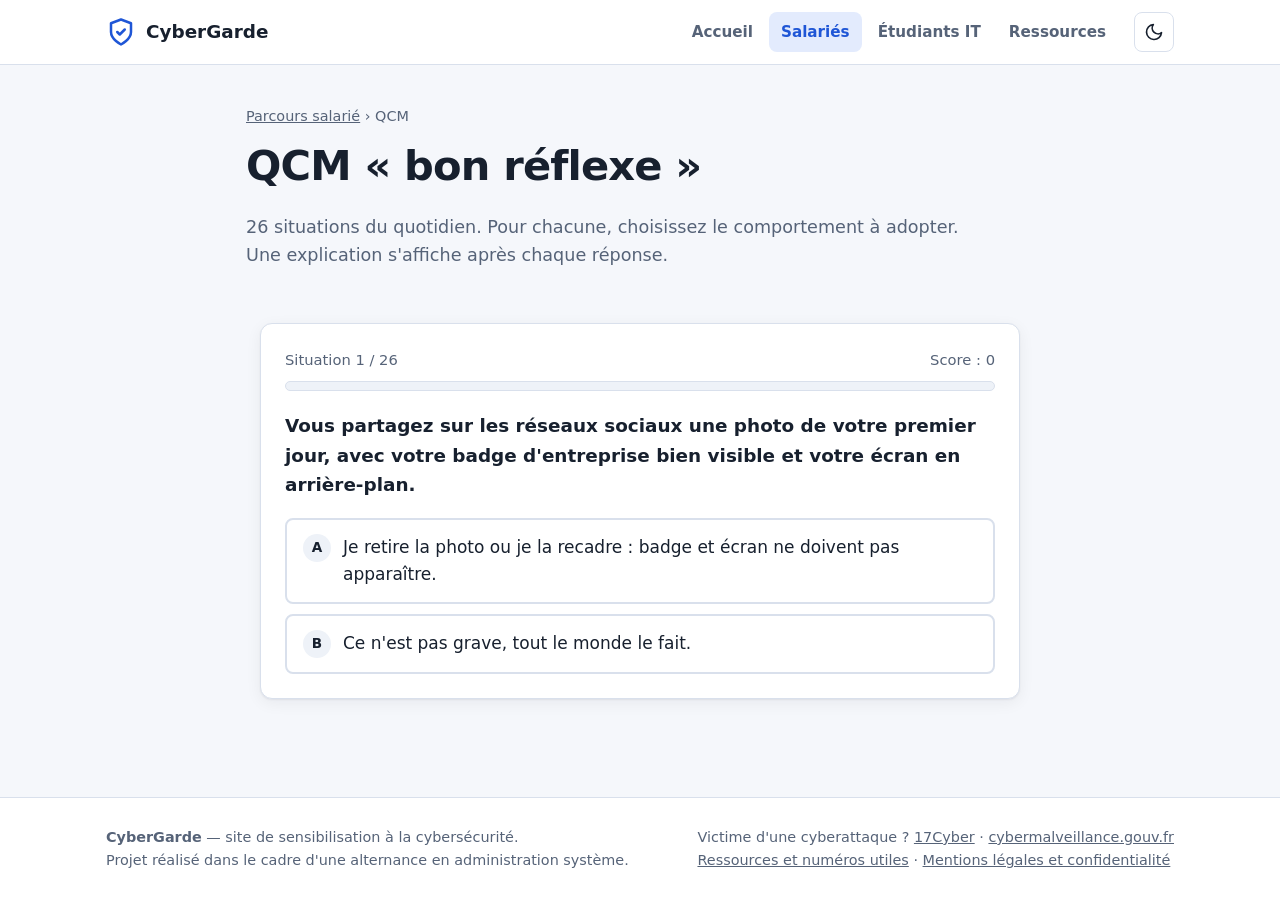
<file: salaries/quiz.html>
<!doctype html>
<html lang="fr">
<head>
  <meta charset="utf-8">
  <meta name="viewport" content="width=device-width, initial-scale=1">
  <title>QCM bon réflexe — CyberGarde</title>
  <link rel="icon" href="data:image/svg+xml,%3Csvg xmlns='http://www.w3.org/2000/svg' viewBox='0 0 24 24' fill='none' stroke='%231f56d6' stroke-width='2'%3E%3Cpath d='M12 22s8-4 8-10V5l-8-3-8 3v7c0 6 8 10 8 10z'/%3E%3C/svg%3E">
  <link rel="stylesheet" href="../assets/css/style.css">
  <script src="../assets/js/theme.js"></script>
</head>
<body data-root="../" data-section="salaries">
  <header id="site-header"></header>

  <main>
    <div class="container narrow page-head">
      <div class="breadcrumb"><a href="index.html">Parcours salarié</a> › QCM</div>
      <h1>QCM « bon réflexe »</h1>
      <p class="lead">26 situations du quotidien. Pour chacune, choisissez le comportement à adopter. Une explication s'affiche après chaque réponse.</p>
    </div>
    <div class="container section-sm" id="quiz"></div>
  </main>

  <footer id="site-footer"></footer>
  <script src="../assets/js/storage.js"></script>
  <script src="../assets/js/ui.js"></script>
  <script src="../assets/js/quiz-engine.js"></script>
  <script src="../data/salaries-quiz.js"></script>
  <script src="../assets/js/pages/salaries-quiz.js"></script>
</body>
</html>
</file>
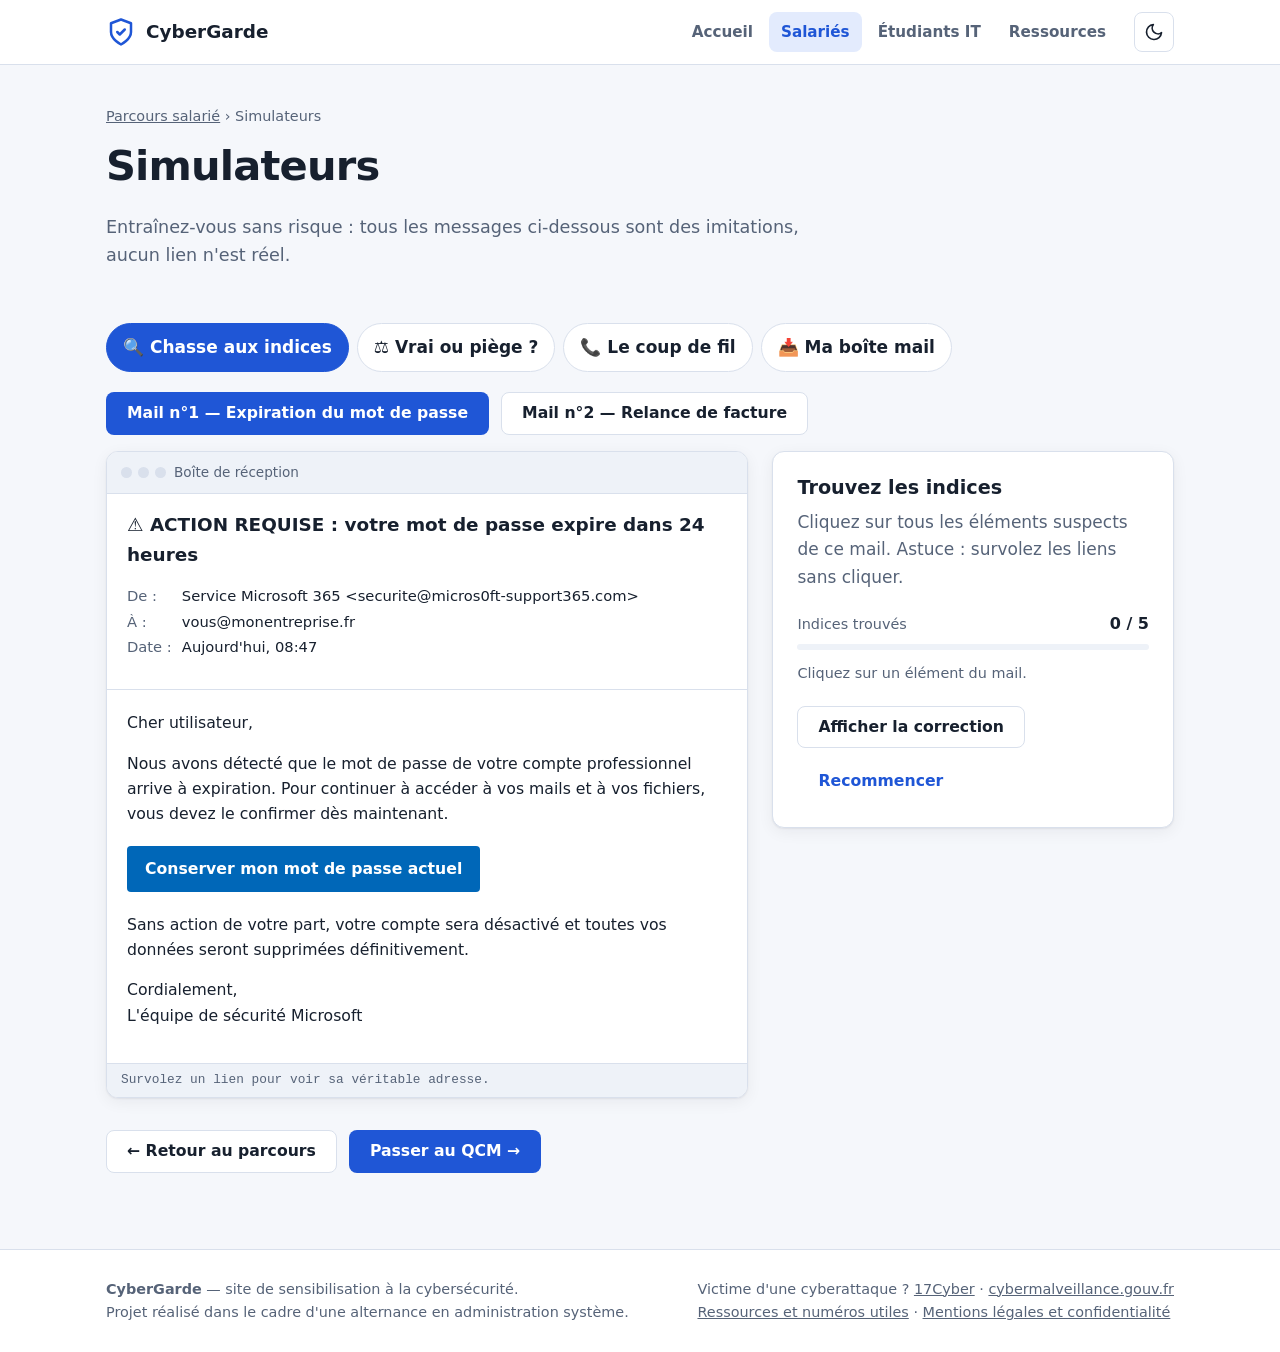
<file: salaries/simulateurs.html>
<!doctype html>
<html lang="fr">
<head>
  <meta charset="utf-8">
  <meta name="viewport" content="width=device-width, initial-scale=1">
  <title>Simulateurs — CyberGarde</title>
  <link rel="icon" href="data:image/svg+xml,%3Csvg xmlns='http://www.w3.org/2000/svg' viewBox='0 0 24 24' fill='none' stroke='%231f56d6' stroke-width='2'%3E%3Cpath d='M12 22s8-4 8-10V5l-8-3-8 3v7c0 6 8 10 8 10z'/%3E%3C/svg%3E">
  <link rel="stylesheet" href="../assets/css/style.css">
  <script src="../assets/js/theme.js"></script>
</head>
<body data-root="../" data-section="salaries">
  <header id="site-header"></header>

  <main>
    <div class="container page-head">
      <div class="breadcrumb"><a href="index.html">Parcours salarié</a> › Simulateurs</div>
      <h1>Simulateurs</h1>
      <p class="lead">Entraînez-vous sans risque : tous les messages ci-dessous sont des imitations, aucun lien n'est réel.</p>
    </div>

    <div class="container section-sm">
      <div class="sim-tabs" role="tablist" aria-label="Choix du simulateur">
        <button type="button" role="tab" data-tab="indices" aria-controls="panel-indices" id="tab-indices">🔍 Chasse aux indices</button>
        <button type="button" role="tab" data-tab="vraifaux" aria-controls="panel-vraifaux" id="tab-vraifaux">⚖️ Vrai ou piège ?</button>
        <button type="button" role="tab" data-tab="appel" aria-controls="panel-appel" id="tab-appel">📞 Le coup de fil</button>
        <button type="button" role="tab" data-tab="boite" aria-controls="panel-boite" id="tab-boite">📥 Ma boîte mail</button>
      </div>

      <section class="sim-panel" id="panel-indices" role="tabpanel" aria-labelledby="tab-indices"></section>
      <section class="sim-panel" id="panel-vraifaux" role="tabpanel" aria-labelledby="tab-vraifaux" hidden></section>
      <section class="sim-panel" id="panel-appel" role="tabpanel" aria-labelledby="tab-appel" hidden></section>
      <section class="sim-panel" id="panel-boite" role="tabpanel" aria-labelledby="tab-boite" hidden></section>

      <div class="btn-row" style="margin-top:32px">
        <a class="btn btn-secondary" href="index.html">← Retour au parcours</a>
        <a class="btn btn-primary" href="quiz.html">Passer au QCM →</a>
      </div>
    </div>
  </main>

  <footer id="site-footer"></footer>
  <script src="../assets/js/storage.js"></script>
  <script src="../assets/js/ui.js"></script>
  <script src="../data/salaries-sims.js"></script>
  <script src="../assets/js/simulators.js"></script>
</body>
</html>
</file>
<file: assets/css/style.css>
/* =========================================================
   CyberGarde — feuille de style principale
   Thème clair par défaut, thème sombre via [data-theme="dark"]
   ========================================================= */

:root {
  --bg: #f5f7fb;
  --surface: #ffffff;
  --surface-2: #eef2f8;
  --border: #d9e0ec;
  --text: #17202e;
  --text-muted: #566378;
  --primary: #1f56d6;
  --primary-hover: #1745b0;
  --primary-soft: #e3ebfd;
  --on-primary: #ffffff;
  --accent: #0e8f86;
  --accent-soft: #dcf3f1;
  --success: #17803d;
  --success-soft: #e1f4e7;
  --danger: #c3281f;
  --danger-soft: #fbe4e2;
  --warning: #a85d00;
  --warning-soft: #fdf0dc;
  --code-bg: #101826;
  --code-text: #d5f5e3;
  --shadow: 0 1px 2px rgba(16, 24, 40, .06), 0 4px 16px rgba(16, 24, 40, .06);
  --radius: 12px;
  --radius-sm: 8px;
  --font: system-ui, -apple-system, "Segoe UI", Roboto, "Helvetica Neue", Arial, sans-serif;
  --mono: ui-monospace, SFMono-Regular, Menlo, Consolas, "Liberation Mono", monospace;
  color-scheme: light;
}

:root[data-theme="dark"] {
  --bg: #0d131f;
  --surface: #151d2c;
  --surface-2: #1c2638;
  --border: #2a374d;
  --text: #e5ebf4;
  --text-muted: #9aa8bd;
  --primary: #6d9bff;
  --primary-hover: #8fb2ff;
  --primary-soft: #1c2c4f;
  --on-primary: #0b1220;
  --accent: #3cc7bb;
  --accent-soft: #123532;
  --success: #4fcf7c;
  --success-soft: #133222;
  --danger: #ff7a70;
  --danger-soft: #3d1a19;
  --warning: #f2b04f;
  --warning-soft: #3a2a10;
  --code-bg: #070b12;
  --shadow: 0 1px 2px rgba(0, 0, 0, .3), 0 4px 16px rgba(0, 0, 0, .25);
  color-scheme: dark;
}

* { box-sizing: border-box; }

html { scroll-behavior: smooth; }
main [id] { scroll-margin-top: 84px; }

body {
  margin: 0;
  background: var(--bg);
  color: var(--text);
  font-family: var(--font);
  font-size: 17px;
  line-height: 1.6;
  -webkit-font-smoothing: antialiased;
  display: flex;
  flex-direction: column;
  min-height: 100vh;
}

main { flex: 1; }

img, svg { max-width: 100%; }

a { color: var(--primary); }
a:hover { color: var(--primary-hover); }

h1, h2, h3, h4 { line-height: 1.25; margin: 0 0 .5em; }
h1 { font-size: clamp(1.8rem, 4vw, 2.6rem); letter-spacing: -.02em; }
h2 { font-size: clamp(1.35rem, 3vw, 1.8rem); letter-spacing: -.01em; }
h3 { font-size: 1.2rem; }
p { margin: 0 0 1em; }

code, kbd, pre { font-family: var(--mono); font-size: .9em; }
code { background: var(--surface-2); padding: .1em .35em; border-radius: 4px; word-break: break-word; }
kbd {
  background: var(--surface); border: 1px solid var(--border); border-bottom-width: 2px;
  padding: .05em .4em; border-radius: 4px; font-size: .85em; white-space: nowrap;
}

:focus-visible { outline: 3px solid var(--primary); outline-offset: 2px; border-radius: 4px; }

.visually-hidden {
  position: absolute !important; width: 1px; height: 1px; overflow: hidden;
  clip: rect(0 0 0 0); white-space: nowrap;
}

.container { width: 100%; max-width: 1100px; margin: 0 auto; padding: 0 16px; }
.container.narrow { max-width: 820px; }

.section { padding-top: 48px; padding-bottom: 48px; }
.section-sm { padding-top: 28px; padding-bottom: 28px; }
.muted { color: var(--text-muted); }
.center { text-align: center; }
.mt-0 { margin-top: 0; }
.mb-0 { margin-bottom: 0; }

/* ---------- Header / navigation ---------- */
.site-header {
  position: sticky; top: 0; z-index: 50;
  background: color-mix(in srgb, var(--surface) 92%, transparent);
  backdrop-filter: blur(8px);
  border-bottom: 1px solid var(--border);
}
.site-header .container {
  display: flex; align-items: center; gap: 16px; min-height: 64px;
}
.brand {
  display: flex; align-items: center; gap: 10px;
  font-weight: 800; font-size: 1.15rem; color: var(--text); text-decoration: none;
}
.brand svg { width: 30px; height: 30px; color: var(--primary); flex: none; }
.brand:hover { color: var(--text); }
.nav { margin-left: auto; display: flex; align-items: center; gap: 4px; }
.nav a {
  color: var(--text-muted); text-decoration: none; font-weight: 600; font-size: .95rem;
  padding: 8px 12px; border-radius: var(--radius-sm);
}
.nav a:hover { color: var(--text); background: var(--surface-2); }
.nav a[aria-current="page"] { color: var(--primary); background: var(--primary-soft); }

.icon-btn {
  display: inline-grid; place-items: center; width: 40px; height: 40px;
  border-radius: var(--radius-sm); border: 1px solid var(--border);
  background: var(--surface); color: var(--text); cursor: pointer; flex: none;
}
.icon-btn:hover { background: var(--surface-2); }
.icon-btn svg { width: 20px; height: 20px; }
.menu-toggle { display: none; }

@media (max-width: 760px) {
  .menu-toggle { display: inline-grid; margin-left: auto; }
  .nav {
    display: none; position: absolute; top: 64px; left: 0; right: 0;
    flex-direction: column; align-items: stretch; gap: 2px;
    background: var(--surface); border-bottom: 1px solid var(--border);
    padding: 8px 16px 16px; box-shadow: var(--shadow);
  }
  .nav.open { display: flex; }
  .nav a { padding: 12px; }
}

/* ---------- Footer ---------- */
.site-footer {
  border-top: 1px solid var(--border); background: var(--surface);
  color: var(--text-muted); font-size: .9rem; padding: 28px 0; margin-top: 48px;
}
.site-footer .container { display: flex; flex-wrap: wrap; gap: 12px 32px; justify-content: space-between; }
.site-footer a { color: var(--text-muted); }
/* ---------- Boutons ---------- */
.btn {
  display: inline-flex; align-items: center; justify-content: center; gap: 8px;
  padding: 11px 20px; border-radius: var(--radius-sm); border: 1px solid transparent;
  font: inherit; font-weight: 650; font-size: .98rem; line-height: 1.2;
  cursor: pointer; text-decoration: none; transition: background .15s, border-color .15s, transform .05s;
}
.btn:active { transform: translateY(1px); }
.btn-primary { background: var(--primary); color: var(--on-primary); }
.btn-primary:hover { background: var(--primary-hover); color: var(--on-primary); }
.btn-secondary { background: var(--surface); color: var(--text); border-color: var(--border); }
.btn-secondary:hover { background: var(--surface-2); color: var(--text); }
.btn-ghost { background: transparent; color: var(--primary); }
.btn-ghost:hover { background: var(--primary-soft); }
.btn-danger { background: var(--danger-soft); color: var(--danger); border-color: transparent; }
.btn-danger:hover { filter: brightness(.97); color: var(--danger); }
.btn-success { background: var(--success); color: #fff; }
.btn[disabled], .btn[aria-disabled="true"] { opacity: .5; cursor: not-allowed; }
.btn-row { display: flex; flex-wrap: wrap; gap: 12px; }

/* ---------- Hero ---------- */
.hero { padding-top: 64px; padding-bottom: 40px; }
.hero .eyebrow {
  display: inline-block; font-weight: 700; font-size: .85rem; letter-spacing: .06em;
  text-transform: uppercase; color: var(--accent); background: var(--accent-soft);
  padding: 4px 10px; border-radius: 999px; margin-bottom: 16px;
}
.hero p.lead { font-size: 1.2rem; color: var(--text-muted); max-width: 680px; }
.page-head { padding-top: 40px; padding-bottom: 8px; }
.page-head p.lead { font-size: 1.1rem; color: var(--text-muted); max-width: 720px; }
.breadcrumb { font-size: .9rem; color: var(--text-muted); margin-bottom: 12px; }
.breadcrumb a { color: var(--text-muted); }

/* ---------- Cartes & grilles ---------- */
.grid { display: grid; gap: 20px; }
.grid-2 { grid-template-columns: repeat(2, minmax(0, 1fr)); }
.grid-3 { grid-template-columns: repeat(3, minmax(0, 1fr)); }
@media (max-width: 860px) { .grid-3 { grid-template-columns: repeat(2, minmax(0, 1fr)); } }
@media (max-width: 700px) { .grid-2, .grid-3 { grid-template-columns: 1fr; } }

.card {
  background: var(--surface); border: 1px solid var(--border); border-radius: var(--radius);
  padding: 24px; box-shadow: var(--shadow);
}
.card h3 { margin-top: 0; }
.card-link { display: block; color: inherit; text-decoration: none; transition: border-color .15s, transform .15s; }
.card-link:hover { border-color: var(--primary); color: inherit; transform: translateY(-2px); }
.card .card-icon {
  width: 48px; height: 48px; border-radius: 12px; display: grid; place-items: center;
  background: var(--primary-soft); color: var(--primary); margin-bottom: 16px;
}
.card .card-icon svg { width: 26px; height: 26px; }
.card.big { padding: 32px; }
.card.big h2 { margin-bottom: .3em; }
.card ul { padding-left: 1.2em; margin: 0 0 1em; }

.path-card { display: flex; flex-direction: column; }
.path-card .btn { margin-top: auto; align-self: flex-start; }

.fact { border-left: 4px solid var(--accent); }
.fact strong.big { display: block; font-size: 1.8rem; color: var(--accent); line-height: 1.1; margin-bottom: 6px; }

.tag {
  display: inline-flex; align-items: center; gap: 4px; font-size: .78rem; font-weight: 700;
  padding: 3px 9px; border-radius: 999px; background: var(--surface-2); color: var(--text-muted);
}
.tag.ok { background: var(--success-soft); color: var(--success); }
.tag.ko { background: var(--danger-soft); color: var(--danger); }
.tag.warn { background: var(--warning-soft); color: var(--warning); }
.tag.info { background: var(--primary-soft); color: var(--primary); }

/* ---------- Encadrés pédagogiques ---------- */
.callout {
  border-radius: var(--radius-sm); padding: 16px 18px; margin: 16px 0;
  border: 1px solid var(--border); background: var(--surface-2);
}
.callout > :last-child { margin-bottom: 0; }
.callout-title { font-weight: 800; display: flex; align-items: center; gap: 8px; margin-bottom: 6px; }
.callout.retenir { background: var(--primary-soft); border-color: transparent; }
.callout.retenir .callout-title { color: var(--primary); }
.callout.faire { background: var(--success-soft); border-color: transparent; }
.callout.faire .callout-title { color: var(--success); }
.callout.danger { background: var(--danger-soft); border-color: transparent; }
.callout.danger .callout-title { color: var(--danger); }
.callout.warn { background: var(--warning-soft); border-color: transparent; }
.callout.warn .callout-title { color: var(--warning); }
.callout ul { margin: 0; padding-left: 1.2em; }

/* ---------- Cours ---------- */
.course-layout { display: grid; grid-template-columns: 240px minmax(0, 1fr); gap: 32px; align-items: start; }
.course-toc { position: sticky; top: 84px; }
.course-toc ol { list-style: none; margin: 0; padding: 0; counter-reset: toc; }
.course-toc li { counter-increment: toc; }
.course-toc a {
  display: flex; gap: 8px; align-items: baseline; padding: 8px 10px; border-radius: var(--radius-sm);
  color: var(--text-muted); text-decoration: none; font-weight: 600; font-size: .93rem;
}
.course-toc a::before { content: counter(toc); font-variant-numeric: tabular-nums; color: var(--text-muted); min-width: 1.2em; }
.course-toc a:hover { background: var(--surface-2); color: var(--text); }
.course-toc a.read::after { content: "✓"; margin-left: auto; color: var(--success); }
.lesson { scroll-margin-top: 84px; margin-bottom: 28px; }
.lesson h2 { display: flex; align-items: center; gap: 12px; }
.lesson .num {
  flex: none; width: 36px; height: 36px; border-radius: 10px; display: grid; place-items: center;
  background: var(--primary-soft); color: var(--primary); font-size: 1rem; font-weight: 800;
}
mark.todo { background: var(--warning-soft); color: var(--warning); font-weight: 700; padding: 0 4px; border-radius: 4px; }
.url-anatomy {
  background: var(--surface); border: 1px solid var(--border); border-radius: var(--radius-sm);
  padding: 12px 14px; margin: 12px 0 0;
}
.url-anatomy > div { font-family: var(--mono); font-size: .95rem; word-break: break-all; line-height: 1.9; }
.url-anatomy p { margin: 6px 0 0; font-size: .92rem; }
.url-anatomy .u-dim { color: var(--text-muted); }
.url-anatomy .u-decoy { color: var(--text-muted); text-decoration: line-through; }
.url-anatomy .u-real { font-weight: 800; padding: 2px 4px; border-radius: 4px; }
.url-anatomy .u-real.ko { background: var(--danger-soft); color: var(--danger); }
.url-anatomy .u-real.ok { background: var(--success-soft); color: var(--success); }
.callout ol { margin: 0 0 4px; padding-left: 1.4em; }
.part-label {
  font-size: .85rem; font-weight: 700; letter-spacing: .05em; text-transform: uppercase;
  color: var(--accent); margin: 8px 0 12px;
}
.lesson-foot { display: flex; justify-content: flex-end; margin-top: 12px; }
.mark-read[aria-pressed="true"] { background: var(--success-soft); color: var(--success); border-color: transparent; }
.example-box {
  border: 1px dashed var(--border); border-radius: var(--radius-sm); padding: 14px 16px;
  background: var(--surface-2); font-size: .95rem; margin: 12px 0;
}
.table-wrap { overflow-x: auto; margin: 12px 0 16px; }
table { border-collapse: collapse; width: 100%; font-size: .95rem; }
th, td { text-align: left; padding: 10px 12px; border-bottom: 1px solid var(--border); vertical-align: top; }
th { background: var(--surface-2); font-weight: 700; }

@media (max-width: 860px) {
  .course-layout { grid-template-columns: minmax(0, 1fr); }
  .course-toc { position: static; }
}

/* ---------- Progression ---------- */
.progress {
  height: 10px; background: var(--surface-2); border-radius: 999px; overflow: hidden;
  border: 1px solid var(--border);
}
.progress > span { display: block; height: 100%; background: var(--primary); border-radius: 999px; transition: width .3s; }
.progress.accent > span { background: var(--accent); }
.progress-label { display: flex; justify-content: space-between; font-size: .88rem; color: var(--text-muted); margin-bottom: 6px; }

.checklist { list-style: none; padding: 0; margin: 0; }
.checklist li { display: flex; gap: 10px; align-items: center; padding: 8px 0; border-bottom: 1px solid var(--border); }
.checklist li:last-child { border-bottom: 0; }
.checklist .state { margin-left: auto; }

/* ---------- QCM ---------- */
.quiz { max-width: 760px; margin: 0 auto; }
.quiz-head { display: flex; justify-content: space-between; align-items: center; gap: 12px; margin-bottom: 10px; font-size: .92rem; color: var(--text-muted); }
.quiz-situation { font-size: 1.15rem; font-weight: 650; margin-bottom: 18px; }
.quiz-context { margin-bottom: 18px; }
.choices { display: grid; gap: 10px; }
.choice {
  display: flex; gap: 12px; align-items: flex-start; text-align: left; width: 100%;
  padding: 14px 16px; border-radius: var(--radius-sm); border: 2px solid var(--border);
  background: var(--surface); color: var(--text); font: inherit; cursor: pointer;
  transition: border-color .15s, background .15s;
}
.choice:hover:not([disabled]) { border-color: var(--primary); background: var(--primary-soft); }
.choice .letter {
  flex: none; width: 28px; height: 28px; border-radius: 50%; display: grid; place-items: center;
  background: var(--surface-2); font-weight: 800; font-size: .85rem;
}
.choice[disabled] { cursor: default; }
.choice.correct { border-color: var(--success); background: var(--success-soft); }
.choice.correct .letter { background: var(--success); color: #fff; }
.choice.wrong { border-color: var(--danger); background: var(--danger-soft); }
.choice.wrong .letter { background: var(--danger); color: #fff; }
.choice.partial { border-color: var(--warning); background: var(--warning-soft); }
.choice.partial .letter { background: var(--warning); color: #fff; }
.choice.dim { opacity: .55; }
.choice .verdict { margin-left: auto; font-weight: 800; white-space: nowrap; padding-left: 8px; }

.feedback { margin-top: 16px; border-radius: var(--radius-sm); padding: 16px 18px; }
.feedback.ok { background: var(--success-soft); }
.feedback.ko { background: var(--danger-soft); }
.feedback.mid { background: var(--warning-soft); }
.feedback strong.verdict { display: block; margin-bottom: 4px; }
.feedback.ok strong.verdict { color: var(--success); }
.feedback.ko strong.verdict { color: var(--danger); }
.feedback.mid strong.verdict { color: var(--warning); }
.feedback > :last-child { margin-bottom: 0; }
.quiz-actions { display: flex; justify-content: flex-end; margin-top: 16px; }

.result-hero { text-align: center; padding: 8px 0 16px; }
.score-ring {
  --p: 0; width: 140px; height: 140px; border-radius: 50%; margin: 0 auto 16px;
  display: grid; place-items: center;
  background: conic-gradient(var(--primary) calc(var(--p) * 1%), var(--surface-2) 0);
}
.score-ring span {
  width: 110px; height: 110px; border-radius: 50%; background: var(--surface);
  display: grid; place-items: center; font-size: 1.8rem; font-weight: 800;
}
.review-list { list-style: none; padding: 0; margin: 16px 0 0; display: grid; gap: 10px; }
.review-list li { padding: 12px 14px; border-radius: var(--radius-sm); background: var(--surface-2); font-size: .95rem; }
.review-list li strong { display: block; }

/* ---------- Simulateur : client mail ---------- */
.sim-tabs { display: flex; flex-wrap: wrap; gap: 8px; margin-bottom: 20px; }
.sim-tabs button {
  font: inherit; font-weight: 650; padding: 10px 16px; border-radius: 999px; cursor: pointer;
  border: 1px solid var(--border); background: var(--surface); color: var(--text);
}
.sim-tabs button[aria-selected="true"] { background: var(--primary); color: var(--on-primary); border-color: var(--primary); }

.mail-client {
  border: 1px solid var(--border); border-radius: var(--radius); overflow: hidden;
  background: var(--surface); box-shadow: var(--shadow);
}
.mail-toolbar {
  display: flex; align-items: center; gap: 8px; padding: 10px 14px;
  background: var(--surface-2); border-bottom: 1px solid var(--border); font-size: .85rem; color: var(--text-muted);
}
.mail-toolbar .dots { display: flex; gap: 6px; }
.mail-toolbar .dots i { width: 11px; height: 11px; border-radius: 50%; background: var(--border); display: block; }
.mail-header { padding: 16px 20px; border-bottom: 1px solid var(--border); }
.mail-subject { font-size: 1.15rem; font-weight: 750; margin-bottom: 10px; }
.mail-meta { display: grid; grid-template-columns: auto 1fr; gap: 2px 10px; font-size: .92rem; }
.mail-meta dt { color: var(--text-muted); }
.mail-meta dd { margin: 0; word-break: break-word; }
.mail-body { padding: 20px; font-size: .98rem; }
.mail-body .fake-btn {
  display: inline-block; background: #0067b8; color: #fff; padding: 10px 18px; border-radius: 4px;
  font-weight: 650; text-decoration: none;
}
.mail-attach {
  display: inline-flex; align-items: center; gap: 8px; padding: 8px 12px; margin-top: 8px;
  border: 1px solid var(--border); border-radius: var(--radius-sm); background: var(--surface-2); font-size: .9rem;
}
.mail-status {
  padding: 6px 14px; font-family: var(--mono); font-size: .8rem; background: var(--surface-2);
  border-top: 1px solid var(--border); color: var(--text-muted); min-height: 30px; word-break: break-all;
}
.clue { border-radius: 4px; transition: background .15s, box-shadow .15s; } /* aucun effet au survol : ne pas trahir les réponses */
.mail-attach { cursor: pointer; }
.clue.found { background: var(--success-soft); box-shadow: 0 0 0 2px var(--success); }
.clue.revealed:not(.found) { outline: 2px dashed var(--warning); outline-offset: 1px; background: var(--warning-soft); }
.mail-body .fake-btn.clue.found, .mail-body .fake-btn.clue.revealed { background: #0067b8; color: #fff; }
/* Panneau de suivi : progression, message d'état, indices trouvés */
.clue-progress { margin-top: 20px; }
.clue-progress-head { display: flex; justify-content: space-between; align-items: baseline; font-size: .9rem; color: var(--text-muted); margin-bottom: 8px; }
.clue-score { display: flex; align-items: baseline; gap: 10px; }
.clue-errors { color: var(--danger); font-size: .85rem; font-weight: 600; }
.clue-counter { color: var(--text); font-size: 1rem; font-variant-numeric: tabular-nums; }
.clue-bar { height: 6px; border-radius: 99px; background: var(--surface-2); overflow: hidden; }
.clue-bar span { display: block; width: 0; height: 100%; border-radius: inherit; background: var(--success); transition: width .4s ease; }
.clue-status { margin: 12px 0 0; font-size: .9rem; color: var(--text-muted); min-height: 1.5em; }
.clue-status.ok { color: var(--success); font-weight: 600; }
.clue-status.ko { color: var(--danger); font-weight: 600; }
.clue-status.warn { color: var(--text); }
.card ul.clue-log { list-style: none; padding: 0; margin: 16px 0 0; }
.clue-log li { display: flex; gap: 12px; padding: 14px 0; border-top: 1px solid var(--border); animation: clue-in .3s ease; }
.clue-log li:last-child { padding-bottom: 0; }
.clue-log strong { display: block; font-size: .95rem; }
.clue-log p { margin: 2px 0 0; font-size: .88rem; line-height: 1.5; color: var(--text-muted); }
.clue-ico {
  flex: none; width: 24px; height: 24px; margin-top: 1px; border-radius: 50%; display: grid; place-items: center;
  background: var(--success-soft); color: var(--success); font-weight: 800; font-size: .85rem;
}
.clue-ico svg { width: 14px; height: 14px; }
.clue-log li.missed .clue-ico { background: var(--warning-soft); color: var(--warning); }
.clue-actions { margin-top: 20px; }
@keyframes clue-in { from { opacity: 0; transform: translateY(-4px); } }
@media (prefers-reduced-motion: reduce) { .clue-log li { animation: none; } .clue-bar span { transition: none; } }
.sim-layout { display: grid; grid-template-columns: minmax(0, 1.6fr) minmax(0, 1fr); gap: 24px; align-items: start; }
@media (max-width: 860px) { .sim-layout { grid-template-columns: 1fr; } }

/* ---------- Simulateur : téléphone / SMS ---------- */
.phone {
  max-width: 360px; margin: 0 auto; border-radius: 28px; border: 8px solid var(--text);
  background: var(--surface-2); padding: 16px 12px 20px; min-height: 300px;
}
.phone-top { text-align: center; font-size: .8rem; color: var(--text-muted); margin-bottom: 12px; font-weight: 650; }
.bubble {
  max-width: 85%; padding: 10px 14px; border-radius: 18px; margin-bottom: 8px; font-size: .95rem;
  word-break: break-word;
}
.bubble.in { background: var(--surface); border: 1px solid var(--border); border-bottom-left-radius: 4px; }
.bubble.out { background: var(--primary); color: var(--on-primary); margin-left: auto; border-bottom-right-radius: 4px; }
.bubble .who { display: block; font-size: .75rem; font-weight: 700; color: var(--text-muted); margin-bottom: 2px; }
.bubble.out .who { color: inherit; opacity: .8; }

.url-bar {
  display: flex; align-items: center; gap: 8px; padding: 12px 14px; border-radius: 999px;
  background: var(--surface); border: 1px solid var(--border); font-family: var(--mono); font-size: .95rem;
  word-break: break-all;
}
.url-bar svg { width: 16px; height: 16px; flex: none; color: var(--text-muted); }

.verdict-btns { display: grid; grid-template-columns: 1fr 1fr; gap: 12px; margin-top: 20px; }
.verdict-btns .btn { padding: 16px; font-size: 1.02rem; }

/* ---------- Simulateur : appel ---------- */
.call-screen {
  border-radius: var(--radius); background: var(--surface); border: 1px solid var(--border);
  box-shadow: var(--shadow); overflow: hidden;
}
.call-head {
  display: flex; align-items: center; gap: 14px; padding: 16px 20px;
  background: var(--surface-2); border-bottom: 1px solid var(--border);
}
.avatar {
  width: 48px; height: 48px; border-radius: 50%; display: grid; place-items: center; flex: none;
  background: var(--primary-soft); color: var(--primary); font-weight: 800;
}
.call-head .live { margin-left: auto; font-size: .82rem; color: var(--success); font-weight: 700; }
.call-log { padding: 20px; display: flex; flex-direction: column; max-height: 460px; overflow-y: auto; }
.call-choices { padding: 0 20px 20px; }
.call-log .bubble.in { align-self: flex-start; }
.call-log .bubble.out { align-self: flex-end; }

/* ---------- Simulateur : ma boîte mail ---------- */
.inbox-progress { margin-bottom: 16px; }
.inbox-layout { display: grid; grid-template-columns: minmax(0, 340px) minmax(0, 1fr); gap: 20px; align-items: start; }
.inbox-list {
  list-style: none; margin: 0; padding: 0; border: 1px solid var(--border); border-radius: var(--radius);
  background: var(--surface); overflow: hidden; box-shadow: var(--shadow);
}
.inbox-list li + li { border-top: 1px solid var(--border); }
.inbox-item {
  display: flex; flex-direction: column; align-items: flex-start; gap: 2px; width: 100%; text-align: left;
  padding: 12px 14px; border: 0; border-left: 4px solid transparent; background: none;
  color: var(--text); font: inherit; cursor: pointer;
}
.inbox-item:hover { background: var(--surface-2); }
.inbox-item.active { background: var(--primary-soft); border-left-color: var(--primary); }
.inbox-from { display: flex; justify-content: space-between; width: 100%; gap: 8px; font-size: .92rem; }
.inbox-from small { color: var(--text-muted); font-weight: 400; flex: none; }
.inbox-subject { font-size: .9rem; }
.inbox-preview {
  font-size: .82rem; color: var(--text-muted); width: 100%;
  white-space: nowrap; overflow: hidden; text-overflow: ellipsis;
}
.inbox-item.unread .inbox-from, .inbox-item.unread .inbox-subject { font-weight: 750; }
.inbox-item .tag { margin-top: 6px; }
.inbox-actions { display: flex; flex-wrap: wrap; gap: 10px; padding: 16px 20px 0; }
.inbox-feedback { padding: 0 20px 20px; }
.inbox-feedback:empty { padding-bottom: 4px; }
@media (max-width: 860px) {
  .inbox-layout { grid-template-columns: 1fr; }
  .inbox-list { max-height: 360px; overflow-y: auto; }
  .inbox-reader { scroll-margin-top: 84px; }
}

/* ---------- Parcours IT : carte des niveaux ---------- */
.player-bar {
  display: grid; grid-template-columns: auto minmax(0, 1fr) auto; gap: 20px; align-items: center;
}
.player-rank { display: flex; align-items: center; gap: 14px; }
.rank-icon {
  width: 56px; height: 56px; border-radius: 14px; display: grid; place-items: center;
  background: var(--accent-soft); color: var(--accent);
}
.rank-icon svg { width: 30px; height: 30px; }
@media (max-width: 700px) { .player-bar { grid-template-columns: 1fr; } }

.level-map { display: grid; gap: 16px; counter-reset: lvl; }
.level-card {
  display: grid; grid-template-columns: 64px minmax(0, 1fr) auto; gap: 20px; align-items: center;
}
.level-num {
  width: 64px; height: 64px; border-radius: 16px; display: grid; place-items: center;
  font-size: 1.6rem; font-weight: 800; background: var(--primary-soft); color: var(--primary);
}
.level-card.locked { opacity: .65; }
.level-card.locked .level-num { background: var(--surface-2); color: var(--text-muted); }
.level-card.done .level-num { background: var(--success-soft); color: var(--success); }
.level-card .level-actions { display: flex; flex-direction: column; gap: 8px; align-items: stretch; }
.level-card h3 { margin-bottom: 4px; }
.level-card p { margin-bottom: 8px; }
.stars { letter-spacing: 2px; color: var(--warning); }
@media (max-width: 700px) {
  .level-card { grid-template-columns: 56px minmax(0, 1fr); }
  .level-card .level-num { width: 56px; height: 56px; }
  .level-card .level-actions { grid-column: 1 / -1; flex-direction: row; flex-wrap: wrap; }
}

.badge-grid { display: grid; grid-template-columns: repeat(auto-fill, minmax(150px, 1fr)); gap: 12px; }
.badge {
  text-align: center; padding: 16px 10px; border-radius: var(--radius); border: 1px solid var(--border);
  background: var(--surface);
}
.badge .medal {
  width: 52px; height: 52px; margin: 0 auto 8px; border-radius: 50%; display: grid; place-items: center;
  font-size: 1.6rem; background: var(--warning-soft);
}
.badge strong { display: block; font-size: .92rem; }
.badge small { color: var(--text-muted); font-size: .8rem; line-height: 1.35; display: block; margin-top: 4px; }
.badge.locked { opacity: .45; filter: grayscale(1); }

/* ---------- Parcours IT : jeu ---------- */
.hud {
  display: grid; grid-template-columns: repeat(4, minmax(0, 1fr)); gap: 12px; margin-bottom: 20px;
}
.hud-item { background: var(--surface); border: 1px solid var(--border); border-radius: var(--radius-sm); padding: 10px 14px; }
.hud-item small { display: block; color: var(--text-muted); font-size: .78rem; font-weight: 650; text-transform: uppercase; letter-spacing: .04em; }
.hud-item b { font-size: 1.2rem; font-variant-numeric: tabular-nums; }
@media (max-width: 700px) { .hud { grid-template-columns: repeat(2, minmax(0, 1fr)); } }

.gauge { height: 8px; border-radius: 999px; background: var(--surface-2); overflow: hidden; margin-top: 6px; }
.gauge span { display: block; height: 100%; background: var(--success); transition: width .4s, background .4s; }
.gauge.mid span { background: var(--warning); }
.gauge.high span { background: var(--danger); }

.timer-bar { height: 6px; border-radius: 999px; background: var(--surface-2); overflow: hidden; margin-bottom: 16px; }
.timer-bar span { display: block; height: 100%; background: var(--accent); }
.timer-bar.hurry span { background: var(--danger); }

.scene { animation: fadein .3s ease; }
@keyframes fadein { from { opacity: 0; transform: translateY(6px); } to { opacity: 1; transform: none; } }
@media (prefers-reduced-motion: reduce) { .scene { animation: none; } html { scroll-behavior: auto; } }
.scene-step { font-size: .85rem; font-weight: 700; color: var(--accent); text-transform: uppercase; letter-spacing: .05em; }
.scene-text { font-size: 1.08rem; }

.console {
  background: var(--code-bg); color: var(--code-text); border-radius: var(--radius-sm);
  padding: 14px 16px; font-family: var(--mono); font-size: .84rem; line-height: 1.55;
  overflow-x: auto; white-space: pre; margin: 0 0 18px;
}
.console .c-warn { color: #ffd479; }
.console .c-bad { color: #ff8b80; }
.console .c-ok { color: #7ee2a8; }
.console .c-dim { color: #8d9ab0; }
.doc-box {
  background: var(--surface-2); border: 1px solid var(--border); border-radius: var(--radius-sm);
  padding: 14px 16px; margin: 0 0 18px; font-size: .95rem;
}
.doc-box .doc-title { font-weight: 750; font-size: .85rem; text-transform: uppercase; letter-spacing: .04em; color: var(--text-muted); margin-bottom: 6px; }

.debrief-list { list-style: none; padding: 0; margin: 0; display: grid; gap: 10px; }
.debrief-list li { border-left: 4px solid var(--border); padding: 10px 14px; background: var(--surface-2); border-radius: 0 var(--radius-sm) var(--radius-sm) 0; font-size: .95rem; }
.debrief-list li.best { border-color: var(--success); }
.debrief-list li.ok { border-color: var(--warning); }
.debrief-list li.bad { border-color: var(--danger); }
.debrief-list li .q { font-weight: 700; display: block; margin-bottom: 2px; }

.new-badges { display: flex; flex-wrap: wrap; gap: 12px; justify-content: center; margin: 16px 0; }

/* ---------- Ressources ---------- */
.search-input {
  width: 100%; padding: 12px 16px; font: inherit; border-radius: var(--radius-sm);
  border: 1px solid var(--border); background: var(--surface); color: var(--text);
}
.glossary { display: grid; gap: 10px; margin-top: 16px; }
.glossary dt { font-weight: 800; }
.glossary .entry { padding: 14px 16px; background: var(--surface); border: 1px solid var(--border); border-radius: var(--radius-sm); }
.glossary dd { margin: 4px 0 0; color: var(--text-muted); }
.contact-card { display: flex; flex-direction: column; }
.contact-card h3 { margin-bottom: 4px; }
.contact-card > a { margin-top: auto; align-self: flex-start; }
.contact-card .num { font-size: 1.3rem; font-weight: 800; color: var(--primary); }
.reflexes { counter-reset: r; list-style: none; padding: 0; margin: 0; display: grid; gap: 10px; }
.reflexes li { counter-increment: r; display: flex; gap: 14px; align-items: flex-start; padding: 12px 14px; background: var(--surface-2); border-radius: var(--radius-sm); }
.reflexes li::before {
  content: counter(r); flex: none; width: 30px; height: 30px; border-radius: 50%;
  background: var(--primary); color: var(--on-primary); display: grid; place-items: center; font-weight: 800;
}

/* ---------- Impression ---------- */
@media print {
  .site-header, .site-footer, .no-print, .btn { display: none !important; }
  body { background: #fff; color: #000; font-size: 12pt; }
  .card { box-shadow: none; border-color: #999; break-inside: avoid; }
  .print-only { display: block !important; }
}
.print-only { display: none; }
</file>
